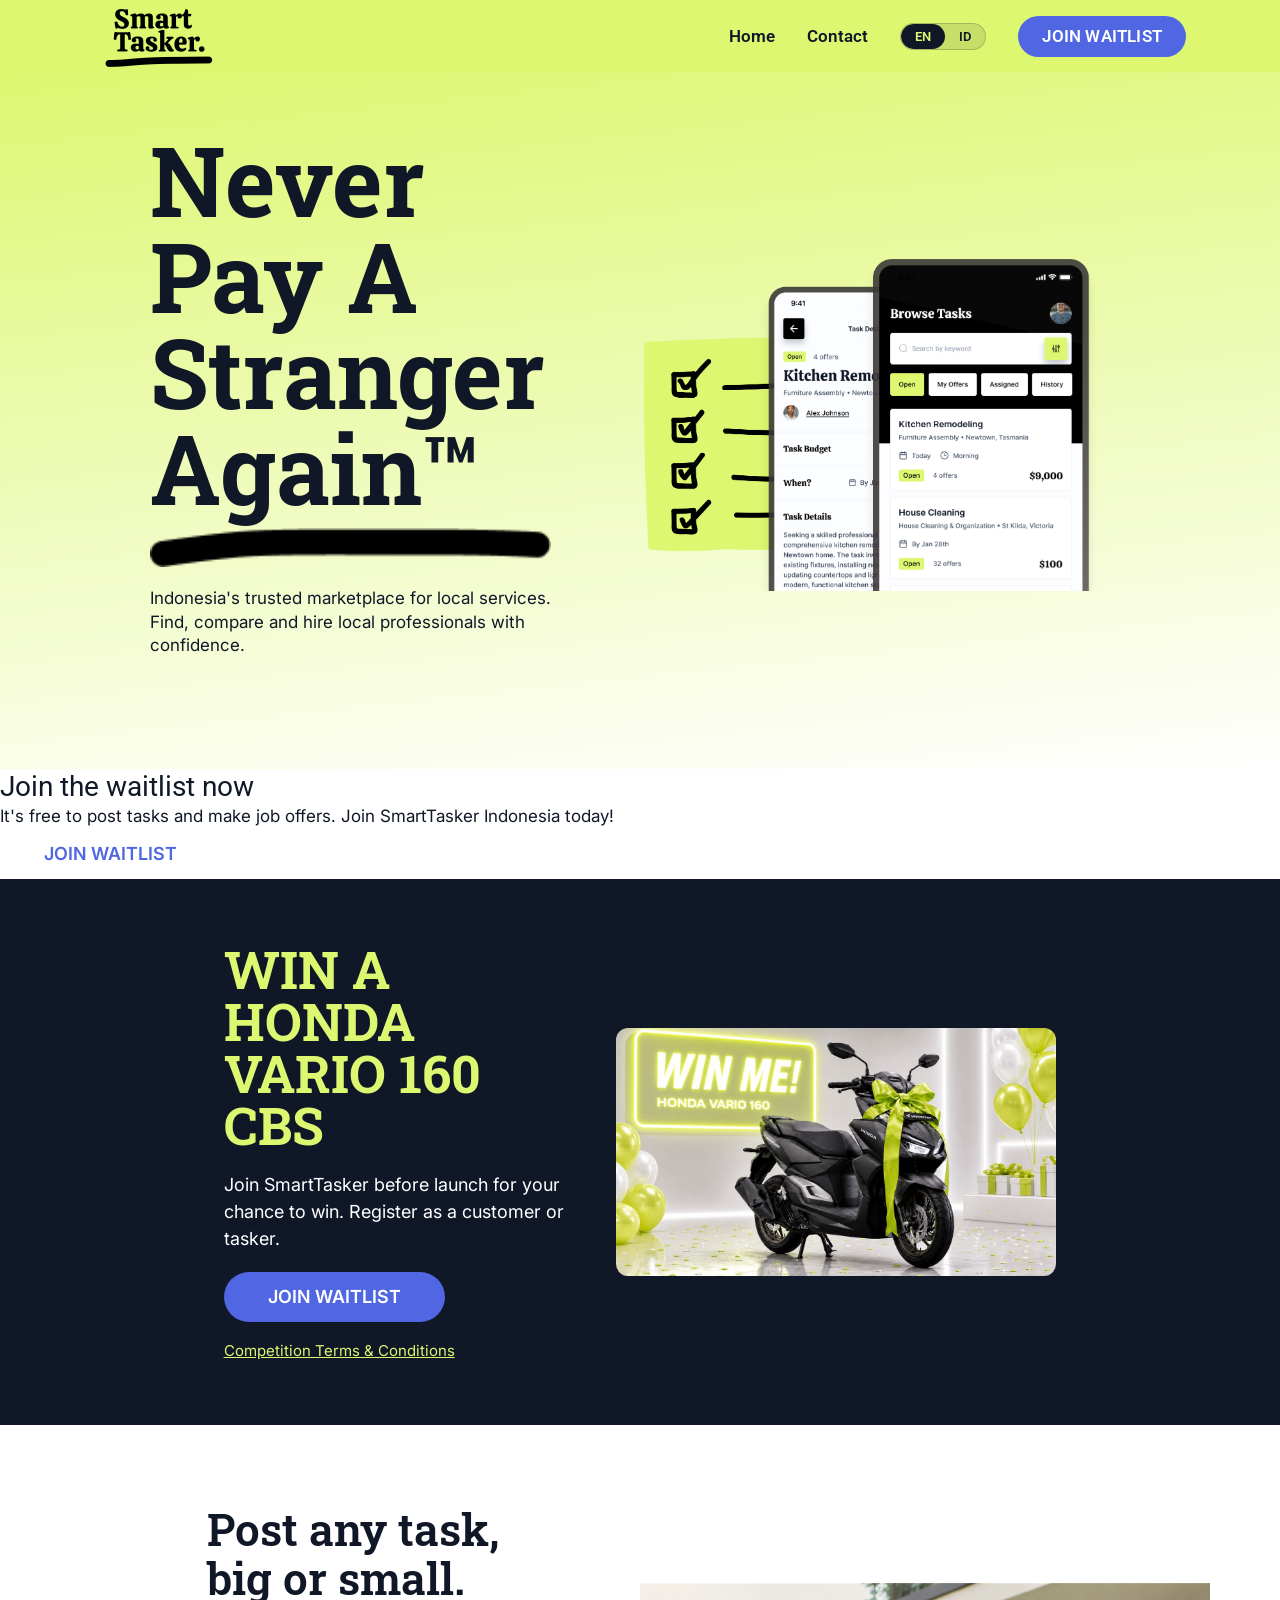
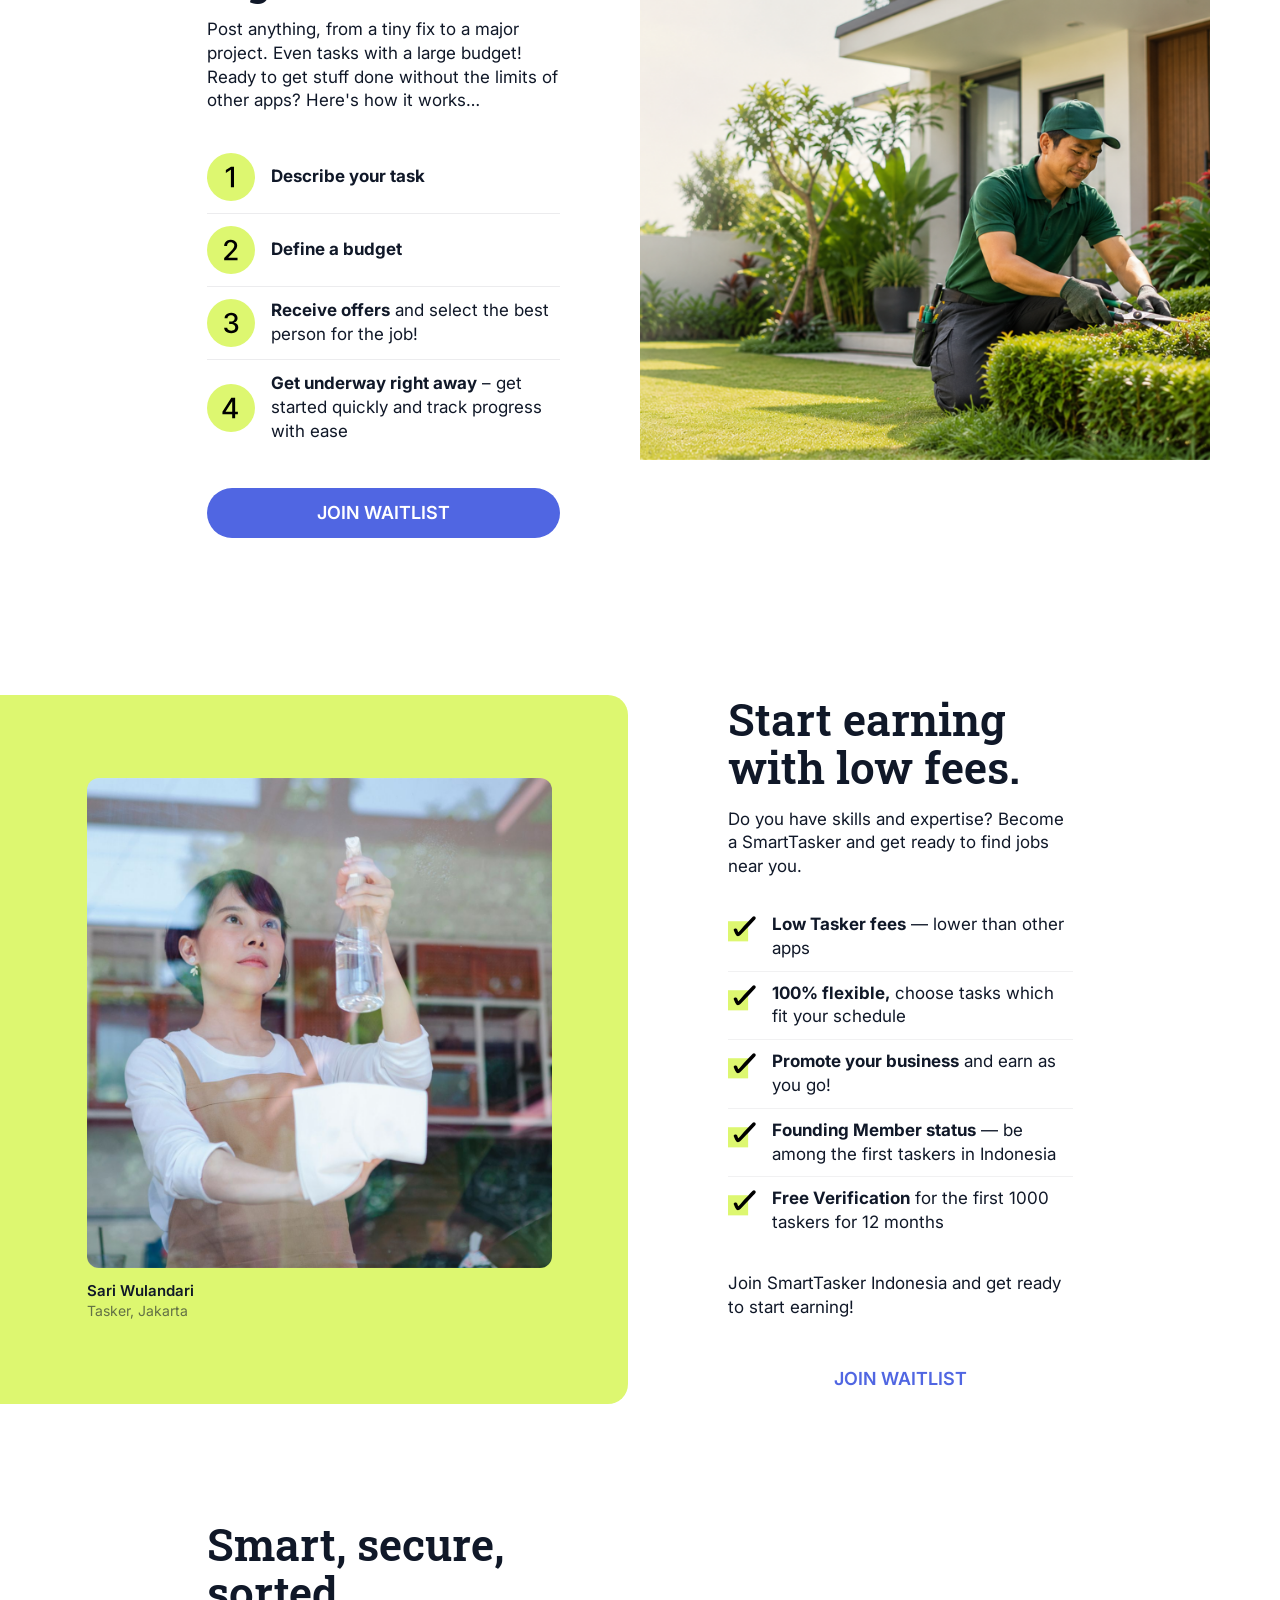
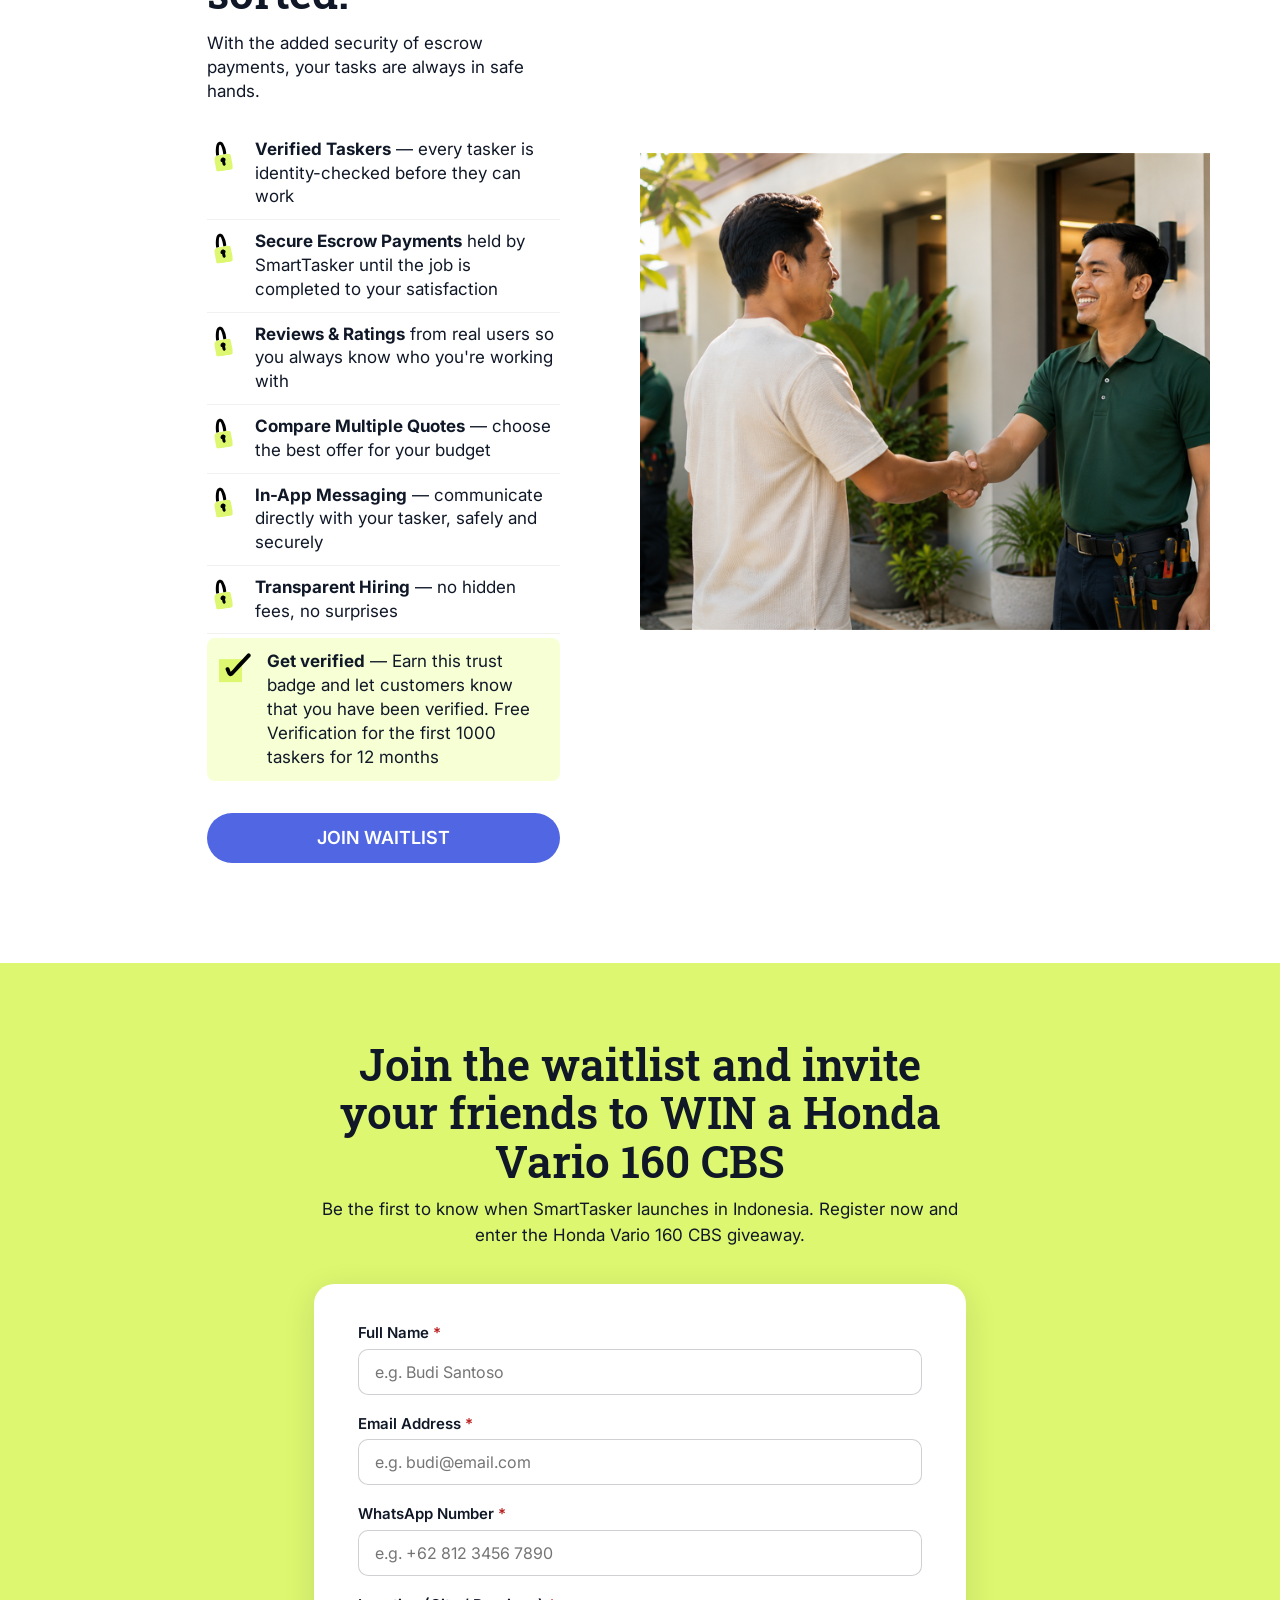
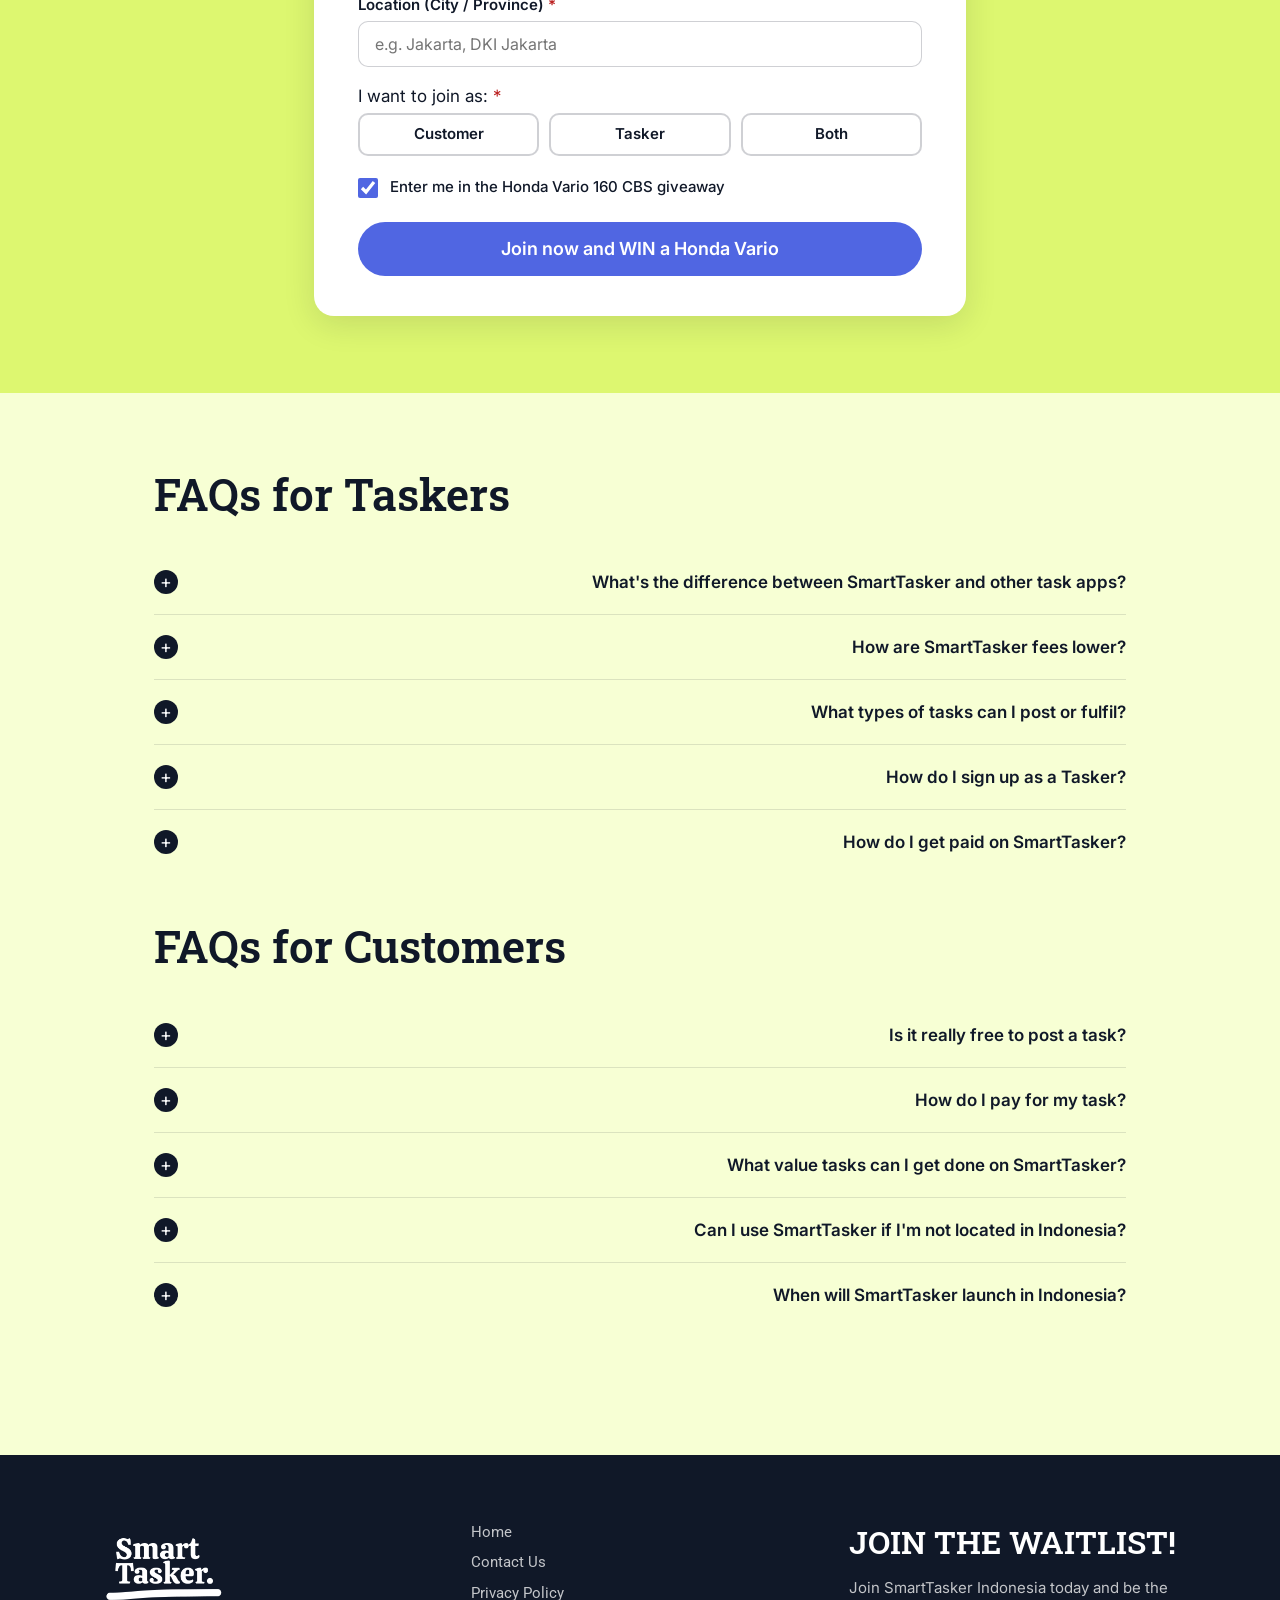
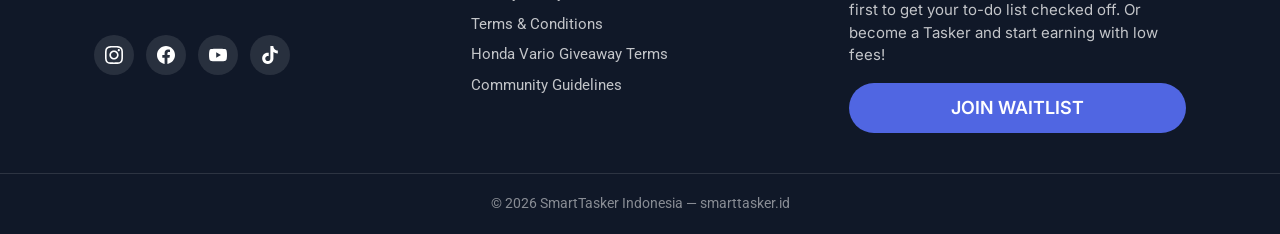
<file: index.html>
<!DOCTYPE html>
<html lang="en">
<head>
  <meta charset="UTF-8">
  <meta name="viewport" content="width=device-width, initial-scale=1.0">

  <!-- ── Page meta ─────────────────────────────────────────── -->
  <title>SmartTasker Indonesia — Marketplace Layanan Lokal Terpercaya | smarttasker.id</title>
  <meta name="description" content="Indonesia's trusted marketplace for local services. Find, compare and hire local professionals with confidence. Join the waitlist now and win a Honda Vario 160 CBS!">
  <link rel="canonical" href="https://smarttasker.id/">

  <!-- Open Graph -->
  <meta property="og:title" content="SmartTasker Indonesia — Never Pay A Stranger Again™">
  <meta property="og:description" content="Indonesia's trusted marketplace for local services. Find, compare and hire local professionals with confidence.">
  <meta property="og:image" content="assets/images/logo-stacked-yellow2.png">
  <meta property="og:url" content="https://smarttasker.id/">
  <meta property="og:type" content="website">
  <meta property="og:site_name" content="SmartTasker Indonesia">

  <!-- Twitter Card -->
  <meta name="twitter:card" content="summary_large_image">
  <meta name="twitter:title" content="SmartTasker Indonesia — Never Pay A Stranger Again™">
  <meta name="twitter:description" content="Indonesia's trusted marketplace for local services.">
  <meta name="twitter:image" content="assets/images/logo-stacked-yellow2.png">

  <!-- Favicon -->
  <link rel="icon" type="image/png" href="assets/images/logo-stacked-yellow2.png">

  <!-- Google Fonts -->
  <link rel="preconnect" href="https://fonts.googleapis.com">
  <link rel="preconnect" href="https://fonts.gstatic.com" crossorigin>
  <link rel="stylesheet" href="https://fonts.googleapis.com/css2?family=Roboto:wght@100;300;400;500;600;700;900&family=Roboto+Slab:wght@100;300;400;500;600;700;900&family=Inter:wght@100;300;400;500;600;700;900&display=swap">

  <!-- Stylesheet -->
  <link rel="stylesheet" href="css/style.css">

  <!-- JSON-LD Structured Data -->
  <script type="application/ld+json">
  {
    "@context": "https://schema.org",
    "@type": "Organization",
    "name": "SmartTasker Indonesia",
    "url": "https://smarttasker.id",
    "logo": "https://smarttasker.id/assets/images/logo.png",
    "contactPoint": {
      "@type": "ContactPoint",
      "email": "supportindonesia@smarttasker.au",
      "contactType": "customer support"
    },
    "sameAs": [
      "https://www.instagram.com/smarttaskerindonesia",
      "https://www.facebook.com/share/18EG9h3VkW/",
      "https://www.youtube.com/channel/UCYdR3G7Tgax2Kw0kMeDpnRA",
      "https://www.tiktok.com/@smarttasker.indone"
    ]
  }
  </script>

  <!-- ═══════════════════════════════════════════════════════
       ANALYTICS PLACEHOLDERS
       Scripts are commented out — replace PLACEHOLDER_IDs
       with real IDs supplied by client before going live.
       ═══════════════════════════════════════════════════════ -->

  <!-- GA4 — replace PLACEHOLDER_GA4_ID with e.g. G-XXXXXXXXXX -->
  <!--
  <script async src="https://www.googletagmanager.com/gtag/js?id=PLACEHOLDER_GA4_ID"></script>
  <script>
    window.dataLayer = window.dataLayer || [];
    function gtag(){dataLayer.push(arguments);}
    gtag('js', new Date());
    gtag('config', 'PLACEHOLDER_GA4_ID');
  </script>
  -->

  <!-- Meta Pixel — replace PLACEHOLDER_META_PIXEL_ID with e.g. 1234567890123456 -->
  <!--
  <script>
    !function(f,b,e,v,n,t,s){if(f.fbq)return;n=f.fbq=function(){n.callMethod?
    n.callMethod.apply(n,arguments):n.queue.push(arguments)};if(!f._fbq)f._fbq=n;
    n.push=n;n.loaded=!0;n.version='2.0';n.queue=[];t=b.createElement(e);t.async=!0;
    t.src=v;s=b.getElementsByTagName(e)[0];s.parentNode.insertBefore(t,s)}
    (window,document,'script','https://connect.facebook.net/en_US/fbevents.js');
    fbq('init', 'PLACEHOLDER_META_PIXEL_ID');
    fbq('track', 'PageView');
  </script>
  <noscript>
    <img height="1" width="1" style="display:none"
      src="https://www.facebook.com/tr?id=PLACEHOLDER_META_PIXEL_ID&ev=PageView&noscript=1">
  </noscript>
  -->

  <!-- TikTok Pixel — replace PLACEHOLDER_TIKTOK_PIXEL_ID with e.g. CXXXXXXXXXXXXXXXXX -->
  <!--
  <script>
    !function (w, d, t) {
      w.TiktokAnalyticsObject=t;var ttq=w[t]=w[t]||[];
      ttq.methods=["page","track","identify","instances","debug","on","off","once","ready","alias","group","enableCookie","disableCookie"];
      ttq.setAndDefer=function(t,e){t[e]=function(){t.push([e].concat(Array.prototype.slice.call(arguments,0)))}};
      for(var i=0;i<ttq.methods.length;i++)ttq.setAndDefer(ttq,ttq.methods[i]);
      ttq.instance=function(t){for(var e=ttq._i[t]||[],n=0;n<ttq.methods.length;n++)ttq.setAndDefer(e,ttq.methods[n]);return e};
      ttq.load=function(e,n){var i="https://analytics.tiktok.com/i18n/pixel/events.js";
      ttq._i=ttq._i||{};ttq._i[e]=[];ttq._i[e]._u=i;ttq._t=ttq._t||{};ttq._t[e]=+new Date;
      ttq._o=ttq._o||{};ttq._o[e]=n||{};var o=document.createElement("script");
      o.type="text/javascript";o.async=!0;o.src=i+"?sdkid="+e+"&lib="+t;
      var a=document.getElementsByTagName("script")[0];a.parentNode.insertBefore(o,a)};
      ttq.load('PLACEHOLDER_TIKTOK_PIXEL_ID');
      ttq.page();
    }(window, document, 'ttq');
  </script>
  -->
</head>

<body>

  <!-- ══════════════════════════════════════════════════════════
       HEADER
       ══════════════════════════════════════════════════════════ -->
  <header class="site-header" role="banner">
    <div class="header-inner">

      <!-- Logo -->
      <a href="/" class="header-logo" aria-label="SmartTasker Indonesia — Home">
        <img src="assets/images/logo.png" alt="SmartTasker Indonesia" width="130" height="90">
      </a>

      <!-- Desktop nav -->
      <nav class="desktop-nav" aria-label="Main navigation">
        <a href="/" data-i18n="nav.home">Home</a>
        <a href="contact.html" data-i18n="nav.contact">Contact</a>

        <!-- Language toggle -->
        <div class="lang-toggle" role="group" aria-label="Language selector">
          <button class="lang-btn active" data-lang="en" aria-label="Switch to English">EN</button>
          <button class="lang-btn" data-lang="id" aria-label="Switch to Bahasa Indonesia">ID</button>
        </div>

        <!-- Header CTA (desktop only) -->
        <a href="#waitlist" class="btn btn-accent header-cta" data-i18n="header.cta" data-cta="header">JOIN WAITLIST</a>
      </nav>

      <!-- Hamburger (mobile only) -->
      <button class="burger-btn" id="burger-btn" aria-expanded="false" aria-controls="mobile-nav" aria-label="Open navigation menu">
        <span></span>
        <span></span>
        <span></span>
      </button>
    </div>

    <!-- Mobile nav drawer -->
    <nav class="mobile-nav" id="mobile-nav" aria-label="Mobile navigation">
      <a href="/" data-i18n="nav.home">Home</a>
      <a href="contact.html" data-i18n="nav.contact">Contact</a>
      <div class="lang-toggle" role="group" aria-label="Language selector">
        <button class="lang-btn active" data-lang="en">EN</button>
        <button class="lang-btn" data-lang="id">ID</button>
      </div>
      <a href="#waitlist" class="btn btn-dark" data-i18n="header.cta" data-cta="mobile-header">JOIN WAITLIST</a>
    </nav>
  </header>


  <!-- ══════════════════════════════════════════════════════════
       SECTION 1 — HERO
       ══════════════════════════════════════════════════════════ -->
  <section class="hero" aria-label="Hero">
    <div class="hero-inner">

      <!-- Left: text -->
      <div class="hero__text">
        <h1 data-i18n="hero.h1">Never Pay A Stranger Again&#8482;</h1>

        <img src="assets/images/line-decoration.png" class="hero__underline" alt="" role="presentation">

        <div class="hero__sub">
          <p data-i18n="hero.subline1">Indonesia's trusted marketplace for local services.</p>
          <p data-i18n="hero.subline2">Find, compare and hire local professionals with confidence.</p>
        </div>

      </div>

      <!-- Right: app screenshot (keep original per spec) -->
      <div class="hero__image">
        <img src="assets/images/hero-image.png" alt="SmartTasker app — find and hire local professionals in Indonesia" width="720">
      </div>

    </div>
  </section>


  <!-- ══════════════════════════════════════════════════════════
       HERO CTA BAND — full-width blue band below hero
       ══════════════════════════════════════════════════════════ -->
  <section class="hero-band" aria-label="Join the waitlist">
    <div class="hero-band__inner">
      <div class="hero-band__text">
        <h3 data-i18n="hero.card.h3">Join the waitlist now</h3>
        <p data-i18n="hero.card.body">It's free to post tasks and make job offers. Join SmartTasker Indonesia today!</p>
      </div>
      <div class="hero-band__cta">
        <a href="#waitlist" class="btn btn-light" data-i18n="hero.cta" data-cta="hero-card">JOIN WAITLIST</a>
      </div>
    </div>
  </section>


  <!-- ══════════════════════════════════════════════════════════
       SECTION 2 — HONDA Vario 160 GIVEAWAY (NEW — directly below hero)
       ══════════════════════════════════════════════════════════ -->
  <section class="giveaway" aria-label="Honda Vario 160 CBS Giveaway">
    <div class="giveaway-inner">

      <div class="giveaway__content">
        <h2 data-i18n="giveaway.headline">WIN A HONDA VARIO 160 CBS</h2>
        <p data-i18n="giveaway.sub">Join SmartTasker before launch for your chance to win. Register as a customer or tasker.</p>

        <div class="giveaway__cta-group">
          <a href="#waitlist" class="btn btn-accent" data-i18n="giveaway.cta" data-cta="giveaway">JOIN WAITLIST</a>
          <a href="giveaway-terms.html" class="giveaway__terms-link" data-i18n="giveaway.terms.link">Competition Terms &amp; Conditions</a>
        </div>
      </div>

      <div class="giveaway__image">
        <img src="assets/images/honda-giveaway.jpg" alt="Win a Honda Vario — SmartTasker Indonesia giveaway" loading="lazy" style="border-radius:12px; width:100%; max-width:440px;">
      </div>

    </div>
  </section>


  <!-- ══════════════════════════════════════════════════════════
       SECTION 3 — POST YOUR TASK
       ══════════════════════════════════════════════════════════ -->
  <section class="post-task" aria-label="Post your task">
    <div class="post-task-inner">

      <!-- Left: text + steps -->
      <div class="post-task__text">
        <h2 data-i18n="post.h2">Post any task, big or small.</h2>
        <p data-i18n="post.body">Post anything, from a tiny fix to a major project. Even tasks with a large budget! Ready to get stuff done without the limits of other apps? Here's how it works&hellip;</p>

        <ul class="steps-list" aria-label="How it works — 4 steps">
          <li class="step-item">
            <img src="assets/images/icon-describe-task.svg" alt="" role="presentation" width="48" height="48">
            <p><strong data-i18n="post.step1">Describe your task</strong></p>
          </li>
          <li class="step-item">
            <img src="assets/images/icon-define-budget.svg" alt="" role="presentation" width="48" height="48">
            <p><strong data-i18n="post.step2">Define a budget</strong></p>
          </li>
          <li class="step-item">
            <img src="assets/images/icon-receive-offers.svg" alt="" role="presentation" width="48" height="48">
            <p><strong data-i18n="post.step3.bold">Receive offers</strong><span data-i18n="post.step3.rest"> and select the best person for the job!</span></p>
          </li>
          <li class="step-item">
            <img src="assets/images/icon-get-underway.svg" alt="" role="presentation" width="48" height="48">
            <p><strong data-i18n="post.step4.bold">Get underway right away</strong><span data-i18n="post.step4.rest"> &ndash; get started quickly and track progress with ease</span></p>
          </li>
        </ul>

        <a href="#waitlist" class="btn btn-accent" data-i18n="post.cta" data-cta="post-task">JOIN WAITLIST</a>
      </div>

      <!-- Right: client-supplied Indonesian gardener image -->
      <div class="post-task__image" role="img" aria-label="Post a task on SmartTasker Indonesia">
        <img src="assets/images/post-in-seconds.png" alt="Post a task in seconds on SmartTasker Indonesia" loading="lazy">
      </div>

    </div>
  </section>


  <!-- ══════════════════════════════════════════════════════════
       SECTION 4 — START EARNING WITH LOW FEES
       (title changed from "lower" to "low" per change-requests.md #8)
       ══════════════════════════════════════════════════════════ -->
  <section class="earn" aria-label="Start earning with low fees">
    <div class="earn-inner">

      <!-- Left: yellow-green panel + tasker photo
           NOTE: Replace tasker-image.png with Indonesian woman photo.
           Name changed to "Sari Wulandari" per change-requests.md #6.
           See IMAGE-SWAP-LIST.md. -->
      <div class="earn__image-panel">
        <img src="assets/images/tasker-image.png"
             alt="Sari Wulandari — SmartTasker Tasker, Jakarta"
             loading="lazy">
        <!-- Photo caption — mirrors the original site's tasker credit -->
        <div class="tasker-attribution">
          <div class="tasker-attribution__text">
            <strong data-i18n="earn.tasker.name">Sari Wulandari</strong>
            <span data-i18n="earn.tasker.role">Tasker, Jakarta</span>
          </div>
        </div>
      </div>

      <!-- Right: text + benefits -->
      <div class="earn__text">
        <h2 data-i18n="earn.h2">Start earning with low fees.</h2>
        <p class="earn__body" data-i18n="earn.body">Do you have skills and expertise? Become a SmartTasker and get ready to find jobs near you.</p>

        <ul class="benefit-list" aria-label="Tasker benefits">
          <li class="benefit-item">
            <img src="assets/images/tick-icon.svg" alt="" role="presentation" width="28" height="28">
            <p><strong data-i18n="earn.bullet1.bold">Low Tasker fees</strong><span data-i18n="earn.bullet1.rest"> &mdash; lower than other apps</span></p>
          </li>
          <!-- "No subscriptions" bullet REMOVED per change-requests.md #8 -->
          <li class="benefit-item">
            <img src="assets/images/tick-icon.svg" alt="" role="presentation" width="28" height="28">
            <p><strong data-i18n="earn.bullet2.bold">100% flexible,</strong><span data-i18n="earn.bullet2.rest"> choose tasks which fit your schedule</span></p>
          </li>
          <li class="benefit-item">
            <img src="assets/images/tick-icon.svg" alt="" role="presentation" width="28" height="28">
            <p><strong data-i18n="earn.bullet3.bold">Promote your business</strong><span data-i18n="earn.bullet3.rest"> and earn as you go!</span></p>
          </li>
          <!-- Founding Member — NEW per change-requests.md -->
          <li class="benefit-item">
            <img src="assets/images/tick-icon.svg" alt="" role="presentation" width="28" height="28">
            <p><strong data-i18n="earn.bullet4.bold">Founding Member status</strong><span data-i18n="earn.bullet4.rest"> &mdash; be among the first taskers in Indonesia</span></p>
          </li>
          <!-- Free verification — NEW per change-requests.md -->
          <li class="benefit-item">
            <img src="assets/images/tick-icon.svg" alt="" role="presentation" width="28" height="28">
            <p><strong data-i18n="earn.bullet5.bold">Free Verification</strong><span data-i18n="earn.bullet5.rest"> for the first 1000 taskers for 12 months</span></p>
          </li>
        </ul>

        <p class="earn__closing" data-i18n="earn.closing">Join SmartTasker Indonesia and get ready to start earning!</p>

        <a href="#waitlist" class="btn btn-dark" data-i18n="earn.cta" data-cta="earn">JOIN WAITLIST</a>
      </div>

    </div>
  </section>


  <!-- ══════════════════════════════════════════════════════════
       SECTION 5 — SMART, SECURE, SORTED
       "Staged milestone payments" DELETED per change-requests.md #7.
       Launch features only; "Get verified" added per change-requests.md #9.
       7-item list is an approved deviation from the 3-item spec reference.
       ══════════════════════════════════════════════════════════ -->
  <section class="secure" aria-label="Smart, secure, sorted">
    <div class="secure-inner">

      <!-- Left: text + features -->
      <div class="secure__text">
        <h2 data-i18n="secure.h2">Smart, secure, sorted.</h2>
        <!-- Original "milestone payments" body text REPLACED — milestone payments DELETED -->
        <p class="secure__body" data-i18n="secure.body">With the added security of escrow payments, your tasks are always in safe hands.</p>

        <ul class="feature-list" aria-label="Security and platform features">
          <!-- Launch features only — no Milestone Payments, no Customer Verification -->
          <li class="feature-item">
            <img src="assets/images/lock-icon.svg" alt="" role="presentation" width="32" height="32">
            <p><strong data-i18n="secure.f1.bold">Verified Taskers</strong><span data-i18n="secure.f1.rest"> &mdash; every tasker is identity-checked before they can work</span></p>
          </li>
          <li class="feature-item">
            <img src="assets/images/lock-icon.svg" alt="" role="presentation" width="32" height="32">
            <p><strong data-i18n="secure.f2.bold">Secure Escrow Payments</strong><span data-i18n="secure.f2.rest"> held by SmartTasker until the job is completed to your satisfaction</span></p>
          </li>
          <li class="feature-item">
            <img src="assets/images/lock-icon.svg" alt="" role="presentation" width="32" height="32">
            <p><strong data-i18n="secure.f3.bold">Reviews &amp; Ratings</strong><span data-i18n="secure.f3.rest"> from real users so you always know who you're working with</span></p>
          </li>
          <li class="feature-item">
            <img src="assets/images/lock-icon.svg" alt="" role="presentation" width="32" height="32">
            <p><strong data-i18n="secure.f4.bold">Compare Multiple Quotes</strong><span data-i18n="secure.f4.rest"> &mdash; choose the best offer for your budget</span></p>
          </li>
          <li class="feature-item">
            <img src="assets/images/lock-icon.svg" alt="" role="presentation" width="32" height="32">
            <p><strong data-i18n="secure.f5.bold">In-App Messaging</strong><span data-i18n="secure.f5.rest"> &mdash; communicate directly with your tasker, safely and securely</span></p>
          </li>
          <li class="feature-item">
            <img src="assets/images/lock-icon.svg" alt="" role="presentation" width="32" height="32">
            <p><strong data-i18n="secure.f6.bold">Transparent Hiring</strong><span data-i18n="secure.f6.rest"> &mdash; no hidden fees, no surprises</span></p>
          </li>
          <!-- NEW: "Get verified" trust badge — per change-requests.md #9 -->
          <li class="feature-item feature-item--highlight">
            <img src="assets/images/tick-icon.svg" alt="" role="presentation" width="32" height="32">
            <p><strong data-i18n="secure.f7.bold">Get verified</strong><span data-i18n="secure.f7.rest"> &mdash; Earn this trust badge and let customers know that you have been verified. Free Verification for the first 1000 taskers for 12 months</span></p>
          </li>
        </ul>

        <a href="#waitlist" class="btn btn-accent" data-i18n="secure.cta" data-cta="secure">JOIN WAITLIST</a>
      </div>

      <!-- Right: indonesian-gardener.png (lawn-trimmer) per client; NOTE: currently same image as Promote section.
           Handshake + hedge-gardener versions backed up in originals/ -->
      <div class="secure__image" role="img" aria-label="Smart, secure, sorted — SmartTasker app">
        <img src="assets/images/secure-image.png" alt="Smart secure sorted — SmartTasker Indonesia" loading="lazy">
      </div>

    </div>
  </section>


  <!-- ══════════════════════════════════════════════════════════
       SECTION 6 — WAITLIST REGISTRATION (NEW — above FAQ)
       Dynamic form: Customer / Tasker / Both
       Captures: customer regs, tasker regs, Honda Vario entries
       Brevo integration stub in js/main.js — see submitToBrevo()
       ══════════════════════════════════════════════════════════ -->
  <section class="waitlist-section" id="waitlist" aria-labelledby="waitlist-heading">
    <div class="waitlist-inner">
      <h2 id="waitlist-heading" data-i18n="waitlist.h2">Join the waitlist and invite your friends to WIN a Honda Vario 160 CBS</h2>
      <p class="waitlist-sub" data-i18n="waitlist.sub">Be the first to know when SmartTasker launches in Indonesia. Register now and enter the Honda Vario 160 CBS giveaway.</p>

      <div class="waitlist-card">

        <!-- Success message (hidden until form submission) -->
        <div class="form-success hidden" id="form-success" role="alert" aria-live="polite">
          <span data-i18n="waitlist.success">You're on the list! We'll be in touch when SmartTasker launches in Indonesia.</span>
        </div>

        <!-- Validation error (hidden until needed) -->
        <div class="form-error hidden" id="form-error" role="alert" aria-live="assertive"></div>

        <form id="waitlist-form" novalidate aria-label="Waitlist registration">

          <!-- Hidden: language preference (auto-filled from toggle state) -->
          <input type="hidden" name="language" id="field-language" value="en">

          <!-- Honeypot: invisible to humans, bots auto-fill it; non-empty value = spam -->
          <div style="position:absolute; left:-9999px; top:-9999px;" aria-hidden="true">
            <label for="field-website">Website</label>
            <input type="text" id="field-website" name="website" tabindex="-1" autocomplete="off">
          </div>

          <!-- Full name -->
          <div class="form-group">
            <label for="field-name"><span data-i18n="waitlist.field.name">Full Name</span> <span aria-hidden="true" style="color:#b91c1c">*</span></label>
            <input type="text" id="field-name" name="name" autocomplete="name" required placeholder="e.g. Budi Santoso">
          </div>

          <!-- Email -->
          <div class="form-group">
            <label for="field-email"><span data-i18n="waitlist.field.email">Email Address</span> <span aria-hidden="true" style="color:#b91c1c">*</span></label>
            <input type="email" id="field-email" name="email" autocomplete="email" required placeholder="e.g. budi@email.com">
          </div>

          <!-- Phone / WhatsApp -->
          <div class="form-group">
            <label for="field-phone"><span data-i18n="waitlist.field.phone">WhatsApp Number</span> <span aria-hidden="true" style="color:#b91c1c">*</span></label>
            <input type="tel" id="field-phone" name="phone" autocomplete="tel" required placeholder="e.g. +62 812 3456 7890">
          </div>

          <!-- Location -->
          <div class="form-group">
            <label for="field-location"><span data-i18n="waitlist.field.location">Location (City / Province)</span> <span aria-hidden="true" style="color:#b91c1c">*</span></label>
            <input type="text" id="field-location" name="location" autocomplete="address-level2" required placeholder="e.g. Jakarta, DKI Jakarta">
          </div>

          <!-- Role segmented control -->
          <div class="form-group">
            <fieldset style="border:none;padding:0;margin:0;">
              <legend><span data-i18n="waitlist.field.role">I want to join as:</span> <span aria-hidden="true" style="color:#b91c1c">*</span></legend>
              <div class="role-group" style="margin-top:8px;">
                <div class="role-option">
                  <input type="radio" id="role-customer" name="role" value="customer" required>
                  <label for="role-customer" data-i18n="waitlist.role.customer">Customer</label>
                </div>
                <div class="role-option">
                  <input type="radio" id="role-tasker" name="role" value="tasker">
                  <label for="role-tasker" data-i18n="waitlist.role.tasker">Tasker</label>
                </div>
                <div class="role-option">
                  <input type="radio" id="role-both" name="role" value="both">
                  <label for="role-both" data-i18n="waitlist.role.both">Both</label>
                </div>
              </div>
            </fieldset>
          </div>

          <!-- Trade category (dynamically revealed when Tasker or Both is selected) -->
          <div class="form-group hidden" id="category-group">
            <label for="field-category" data-i18n="waitlist.field.category">Trade Category</label>
            <select id="field-category" name="category">
              <option value="">-- Select category --</option>
              <option value="cleaning" data-i18n="waitlist.cat.cleaning">Cleaning</option>
              <option value="electrical" data-i18n="waitlist.cat.electrical">Electrical</option>
              <option value="handyman" data-i18n="waitlist.cat.handyman">Handyman</option>
              <option value="gardening" data-i18n="waitlist.cat.gardening">Gardening</option>
              <option value="plumbing" data-i18n="waitlist.cat.plumbing">Plumbing</option>
              <option value="painting" data-i18n="waitlist.cat.painting">Painting</option>
              <option value="moving" data-i18n="waitlist.cat.moving">Moving</option>
              <option value="other" data-i18n="waitlist.cat.other">Other</option>
            </select>
          </div>

          <!-- Honda Vario giveaway opt-in (checked by default) -->
          <div class="checkbox-group">
            <input type="checkbox" id="giveaway-check" name="giveaway" checked>
            <label for="giveaway-check" data-i18n="waitlist.giveaway.check">Enter me in the Honda Vario 160 CBS giveaway</label>
          </div>

          <button type="submit" class="btn btn-accent form-submit" data-i18n="waitlist.submit" data-cta="waitlist-form">Join now and WIN a Honda Vario</button>

        </form>
      </div>
    </div>
  </section>


  <!-- ══════════════════════════════════════════════════════════
       SECTION 8 — FAQ
       Two sub-sections: FAQs for Taskers (q1–q5) + FAQs for Customers (q6–q10)
       Answers adapted for Indonesia (AUD -> Rupiah, Australia -> Indonesia)
       NOTE: All FAQ answers are pending client's final updated copy
       ══════════════════════════════════════════════════════════ -->
  <section class="faq" aria-labelledby="faq-taskers-heading">

    <!-- FAQs for Taskers -->
    <h2 id="faq-taskers-heading" data-i18n="faq.taskers.h2">FAQs for Taskers</h2>

    <ul class="faq-list" role="list">

      <li class="faq-item" role="listitem">
        <button class="faq-question" aria-expanded="false">
          <span class="faq-icon" aria-hidden="true">+</span>
          <span data-i18n="faq.q1">What's the difference between SmartTasker and other task apps?</span>
        </button>
        <div class="faq-answer">
          <div class="faq-answer-inner">
            <p data-i18n-html="faq.a1">SmartTasker is unlike other task apps &mdash; we've decided to do things differently, so you have more choice, lower fees and can post bigger tasks. Unlike other task apps that have high fees, we have designed things differently to ensure both our Customer and Tasker fees are always lower, making it cheaper to get tasks done, and allowing Taskers to keep more of what they earn. We also allow you to post jobs of any size.</p>
          </div>
        </div>
      </li>

      <li class="faq-item" role="listitem">
        <button class="faq-question" aria-expanded="false">
          <span class="faq-icon" aria-hidden="true">+</span>
          <span data-i18n="faq.q2">How are SmartTasker fees lower?</span>
        </button>
        <div class="faq-answer">
          <div class="faq-answer-inner">
            <p data-i18n-html="faq.a2">All task booking fees and Tasker service fees are lower than other task apps in Indonesia. We are completely transparent about our fees and don't hide them in the fine print like other platforms do.</p>
          </div>
        </div>
      </li>

      <li class="faq-item" role="listitem">
        <button class="faq-question" aria-expanded="false">
          <span class="faq-icon" aria-hidden="true">+</span>
          <span data-i18n="faq.q3">What types of tasks can I post or fulfil?</span>
        </button>
        <div class="faq-answer">
          <div class="faq-answer-inner">
            <p data-i18n-html="faq.a3">If you have skills to share you can become a Tasker in just about any category. SmartTasker's main task categories include: Cleaning, Gardening, Landscaping, Handyperson, Building &amp; Home Repair, Painting, Delivery, Electrical, Plumbing, Removalists, Furniture Assembly, Pet Care, Health &amp; Fitness, Tutoring &amp; Education, Event Planning, Business &amp; Accounting, Graphic Design, Web &amp; App Development, IT &amp; Tech Support, Marketing &amp; Advertising, Legal Services.</p>
          </div>
        </div>
      </li>

      <li class="faq-item" role="listitem">
        <button class="faq-question" aria-expanded="false">
          <span class="faq-icon" aria-hidden="true">+</span>
          <span data-i18n="faq.q4">How do I sign up as a Tasker?</span>
        </button>
        <div class="faq-answer">
          <div class="faq-answer-inner">
            <p data-i18n-html="faq.a4">SmartTasker is getting ready to launch in Indonesia! Join our waitlist now to get notified when we launch and be in to win a Honda Vario 160 CBS!</p>
          </div>
        </div>
      </li>

      <li class="faq-item" role="listitem">
        <button class="faq-question" aria-expanded="false">
          <span class="faq-icon" aria-hidden="true">+</span>
          <span data-i18n="faq.q5">How do I get paid on SmartTasker?</span>
        </button>
        <div class="faq-answer">
          <div class="faq-answer-inner">
            <p data-i18n-html="faq.a5">SmartTasker makes it easy to get paid. Customers have to pay up-front before a task can start. We hold those funds securely in Escrow and when you have completed the task you simply request the customer to release the payment. It's then deposited into your bank account less any fees. If the customer doesn't release the payment after 14 days, we automatically release the payout into your bank account.</p>
          </div>
        </div>
      </li>

    </ul>

    <!-- Spacer between the two FAQ sub-sections -->
    <div class="faq-spacer" aria-hidden="true"></div>

    <!-- FAQs for Customers -->
    <h2 id="faq-customers-heading" data-i18n="faq.customers.h2">FAQs for Customers</h2>

    <ul class="faq-list" role="list">

      <li class="faq-item" role="listitem">
        <button class="faq-question" aria-expanded="false">
          <span class="faq-icon" aria-hidden="true">+</span>
          <span data-i18n="faq.q6">Is it really free to post a task?</span>
        </button>
        <div class="faq-answer">
          <div class="faq-answer-inner">
            <p data-i18n-html="faq.a6">Yes! It's totally free to post any task on SmartTasker. As a poster you only pay for the task cost once you have selected your Tasker and opted to commence task fulfilment. No hidden fees.</p>
          </div>
        </div>
      </li>

      <li class="faq-item" role="listitem">
        <button class="faq-question" aria-expanded="false">
          <span class="faq-icon" aria-hidden="true">+</span>
          <span data-i18n="faq.q7">How do I pay for my task?</span>
        </button>
        <div class="faq-answer">
          <div class="faq-answer-inner">
            <p data-i18n-html="faq.a7">Payments are secure and easy with SmartTasker. Once you have selected your tasker and their offer, you will be prompted to pay for your task. Your payment will be held in escrow until you are satisfied with task completion. You then release payment to your Tasker. You can cancel or update your task at any time.</p>
          </div>
        </div>
      </li>

      <li class="faq-item" role="listitem">
        <button class="faq-question" aria-expanded="false">
          <span class="faq-icon" aria-hidden="true">+</span>
          <span data-i18n="faq.q8">What value tasks can I get done on SmartTasker?</span>
        </button>
        <div class="faq-answer">
          <div class="faq-answer-inner">
            <p data-i18n-html="faq.a8">Unlike other task apps, SmartTasker doesn't cap the size of your jobs. SmartTasker gives you complete freedom to get all tasks completed, from large renovations to smaller assembly jobs, and everything in between.</p>
          </div>
        </div>
      </li>

      <li class="faq-item" role="listitem">
        <button class="faq-question" aria-expanded="false">
          <span class="faq-icon" aria-hidden="true">+</span>
          <span data-i18n="faq.q9">Can I use SmartTasker if I'm not located in Indonesia?</span>
        </button>
        <div class="faq-answer">
          <div class="faq-answer-inner">
            <p data-i18n-html="faq.a9">SmartTasker Indonesia is currently only available for customers and Taskers based in Indonesia.</p>
          </div>
        </div>
      </li>

      <li class="faq-item" role="listitem">
        <button class="faq-question" aria-expanded="false">
          <span class="faq-icon" aria-hidden="true">+</span>
          <span data-i18n="faq.q10">When will SmartTasker launch in Indonesia?</span>
        </button>
        <div class="faq-answer">
          <div class="faq-answer-inner">
            <p data-i18n-html="faq.a10">We are getting ready to launch soon! Join our waitlist to be the first to know about our launch date and to enter the Honda Vario 160 CBS giveaway.</p>
          </div>
        </div>
      </li>

    </ul>
  </section>


  <!-- ══════════════════════════════════════════════════════════
       FOOTER
       ══════════════════════════════════════════════════════════ -->
  <footer class="site-footer" role="contentinfo">
    <div class="footer-inner">

      <!-- Column 1: Logo + social icons -->
      <div class="footer-col footer-col--brand">
        <a href="/" class="footer-logo" aria-label="SmartTasker Indonesia — Home">
          <img src="assets/images/logo.png" alt="SmartTasker Indonesia" width="140" loading="lazy">
        </a>

        <nav class="social-icons" aria-label="SmartTasker social media">

          <!-- Instagram -->
          <a href="https://www.instagram.com/smarttaskerindonesia" class="social-icon" target="_blank" rel="noopener noreferrer" aria-label="SmartTasker on Instagram">
            <svg viewBox="0 0 24 24" xmlns="http://www.w3.org/2000/svg" aria-hidden="true" focusable="false">
              <path d="M12 2.163c3.204 0 3.584.012 4.85.07 3.252.148 4.771 1.691 4.919 4.919.058 1.265.069 1.645.069 4.849 0 3.205-.012 3.584-.069 4.849-.149 3.225-1.664 4.771-4.919 4.919-1.266.058-1.644.07-4.85.07-3.204 0-3.584-.012-4.849-.07-3.26-.149-4.771-1.699-4.919-4.92-.058-1.265-.07-1.644-.07-4.849 0-3.204.013-3.583.07-4.849.149-3.227 1.664-4.771 4.919-4.919 1.266-.057 1.645-.069 4.849-.069zm0-2.163c-3.259 0-3.667.014-4.947.072-4.358.2-6.78 2.618-6.98 6.98-.059 1.281-.073 1.689-.073 4.948 0 3.259.014 3.668.072 4.948.2 4.358 2.618 6.78 6.98 6.98 1.281.058 1.689.072 4.948.072 3.259 0 3.668-.014 4.948-.072 4.354-.2 6.782-2.618 6.979-6.98.059-1.28.073-1.689.073-4.948 0-3.259-.014-3.667-.072-4.947-.196-4.354-2.617-6.78-6.979-6.98-1.281-.059-1.69-.073-4.949-.073zm0 5.838c-3.403 0-6.162 2.759-6.162 6.162s2.759 6.163 6.162 6.163 6.162-2.759 6.162-6.163c0-3.403-2.759-6.162-6.162-6.162zm0 10.162c-2.209 0-4-1.79-4-4 0-2.209 1.791-4 4-4s4 1.791 4 4c0 2.21-1.791 4-4 4zm6.406-11.845c-.796 0-1.441.645-1.441 1.44s.645 1.44 1.441 1.44c.795 0 1.439-.645 1.439-1.44s-.644-1.44-1.439-1.44z"/>
            </svg>
          </a>

          <!-- Facebook -->
          <a href="https://www.facebook.com/share/18EG9h3VkW/" class="social-icon" target="_blank" rel="noopener noreferrer" aria-label="SmartTasker on Facebook">
            <svg viewBox="0 0 24 24" xmlns="http://www.w3.org/2000/svg" aria-hidden="true" focusable="false">
              <path d="M24 12.073c0-6.627-5.373-12-12-12s-12 5.373-12 12c0 5.99 4.388 10.954 10.125 11.854v-8.385H7.078v-3.47h3.047V9.43c0-3.007 1.792-4.669 4.533-4.669 1.312 0 2.686.235 2.686.235v2.953H15.83c-1.491 0-1.956.925-1.956 1.874v2.25h3.328l-.532 3.47h-2.796v8.385C19.612 23.027 24 18.062 24 12.073z"/>
            </svg>
          </a>

          <!-- YouTube -->
          <a href="https://www.youtube.com/channel/UCYdR3G7Tgax2Kw0kMeDpnRA" class="social-icon" target="_blank" rel="noopener noreferrer" aria-label="SmartTasker on YouTube">
            <svg viewBox="0 0 24 24" xmlns="http://www.w3.org/2000/svg" aria-hidden="true" focusable="false">
              <path d="M23.495 6.205a3.007 3.007 0 0 0-2.088-2.088c-1.87-.501-9.396-.501-9.396-.501s-7.507-.01-9.396.501A3.007 3.007 0 0 0 .527 6.205a31.247 31.247 0 0 0-.522 5.805 31.247 31.247 0 0 0 .522 5.783 3.007 3.007 0 0 0 2.088 2.088c1.868.502 9.396.502 9.396.502s7.506 0 9.396-.502a3.007 3.007 0 0 0 2.088-2.088 31.247 31.247 0 0 0 .5-5.783 31.247 31.247 0 0 0-.5-5.805zM9.609 15.601V8.408l6.264 3.602z"/>
            </svg>
          </a>

          <!-- TikTok -->
          <a href="https://www.tiktok.com/@smarttasker.indone" class="social-icon" target="_blank" rel="noopener noreferrer" aria-label="SmartTasker on TikTok">
            <svg viewBox="0 0 24 24" xmlns="http://www.w3.org/2000/svg" aria-hidden="true" focusable="false">
              <path d="M12.525.02c1.31-.02 2.61-.01 3.91-.02.08 1.53.63 3.09 1.75 4.17 1.12 1.11 2.7 1.62 4.24 1.79v4.03c-1.44-.05-2.89-.35-4.2-.97-.57-.26-1.1-.59-1.62-.93-.01 2.92.01 5.84-.02 8.75-.08 1.4-.54 2.79-1.35 3.94-1.31 1.92-3.58 3.17-5.91 3.21-1.43.08-2.86-.31-4.08-1.03-2.02-1.19-3.44-3.37-3.65-5.71-.02-.5-.03-1-.01-1.49.18-1.9 1.12-3.72 2.58-4.96 1.66-1.44 3.98-2.13 6.15-1.72.02 1.48-.04 2.96-.04 4.44-.99-.32-2.15-.23-3.02.37-.63.41-1.11 1.04-1.36 1.75-.21.51-.15 1.07-.14 1.61.24 1.64 1.82 3.02 3.5 2.87 1.12-.01 2.19-.66 2.77-1.61.19-.33.4-.67.41-1.06.1-1.79.06-3.57.07-5.36.01-4.03-.01-8.05.02-12.07z"/>
            </svg>
          </a>

        </nav>
      </div>

      <!-- Column 2: Navigation links -->
      <nav class="footer-col footer-col--nav" aria-label="Footer navigation">
        <a href="/" data-i18n="footer.nav.home">Home</a>
        <a href="contact.html" data-i18n="footer.nav.contact">Contact Us</a>
        <a href="privacy.html" data-i18n="footer.nav.privacy">Privacy Policy</a>
        <a href="terms.html" data-i18n="footer.nav.terms">Terms &amp; Conditions</a>
        <a href="giveaway-terms.html" data-i18n="footer.nav.giveaway">Honda Vario Giveaway Terms</a>
        <a href="community-guidelines.html" data-i18n="footer.nav.community">Community Guidelines</a>
      </nav>

      <!-- Column 3: Waitlist CTA (replaces original "Download Now" per change-requests.md) -->
      <div class="footer-col footer-col--cta">
        <h2 data-i18n="footer.cta.h2">JOIN THE WAITLIST!</h2>
        <p data-i18n="footer.cta.body">Join SmartTasker Indonesia today and be the first to get your to-do list checked off. Or become a Tasker and start earning with low fees!</p>
        <a href="#waitlist" class="btn btn-accent" data-i18n="footer.cta.btn" data-cta="footer">JOIN WAITLIST</a>
      </div>

    </div>

    <!-- Copyright strip -->
    <div class="footer-copyright">
      <p data-i18n="footer.copyright">&copy; 2026 SmartTasker Indonesia &mdash; smarttasker.id</p>
    </div>
  </footer>


  <!-- ── Scripts ─────────────────────────────────────────────── -->
  <script src="js/i18n.js"></script>
  <script src="js/brevo-config.js"></script>
  <script src="js/main.js"></script>

  <!-- Inline: wire language hidden field to live lang state -->
  <script>
    (function () {
      var langField = document.getElementById('field-language');
      if (!langField) return;
      langField.value = localStorage.getItem('st_lang') || 'en';
      document.querySelectorAll('.lang-btn').forEach(function (btn) {
        btn.addEventListener('click', function () {
          langField.value = btn.dataset.lang;
        });
      });
    }());
  </script>

</body>
</html>
</file>
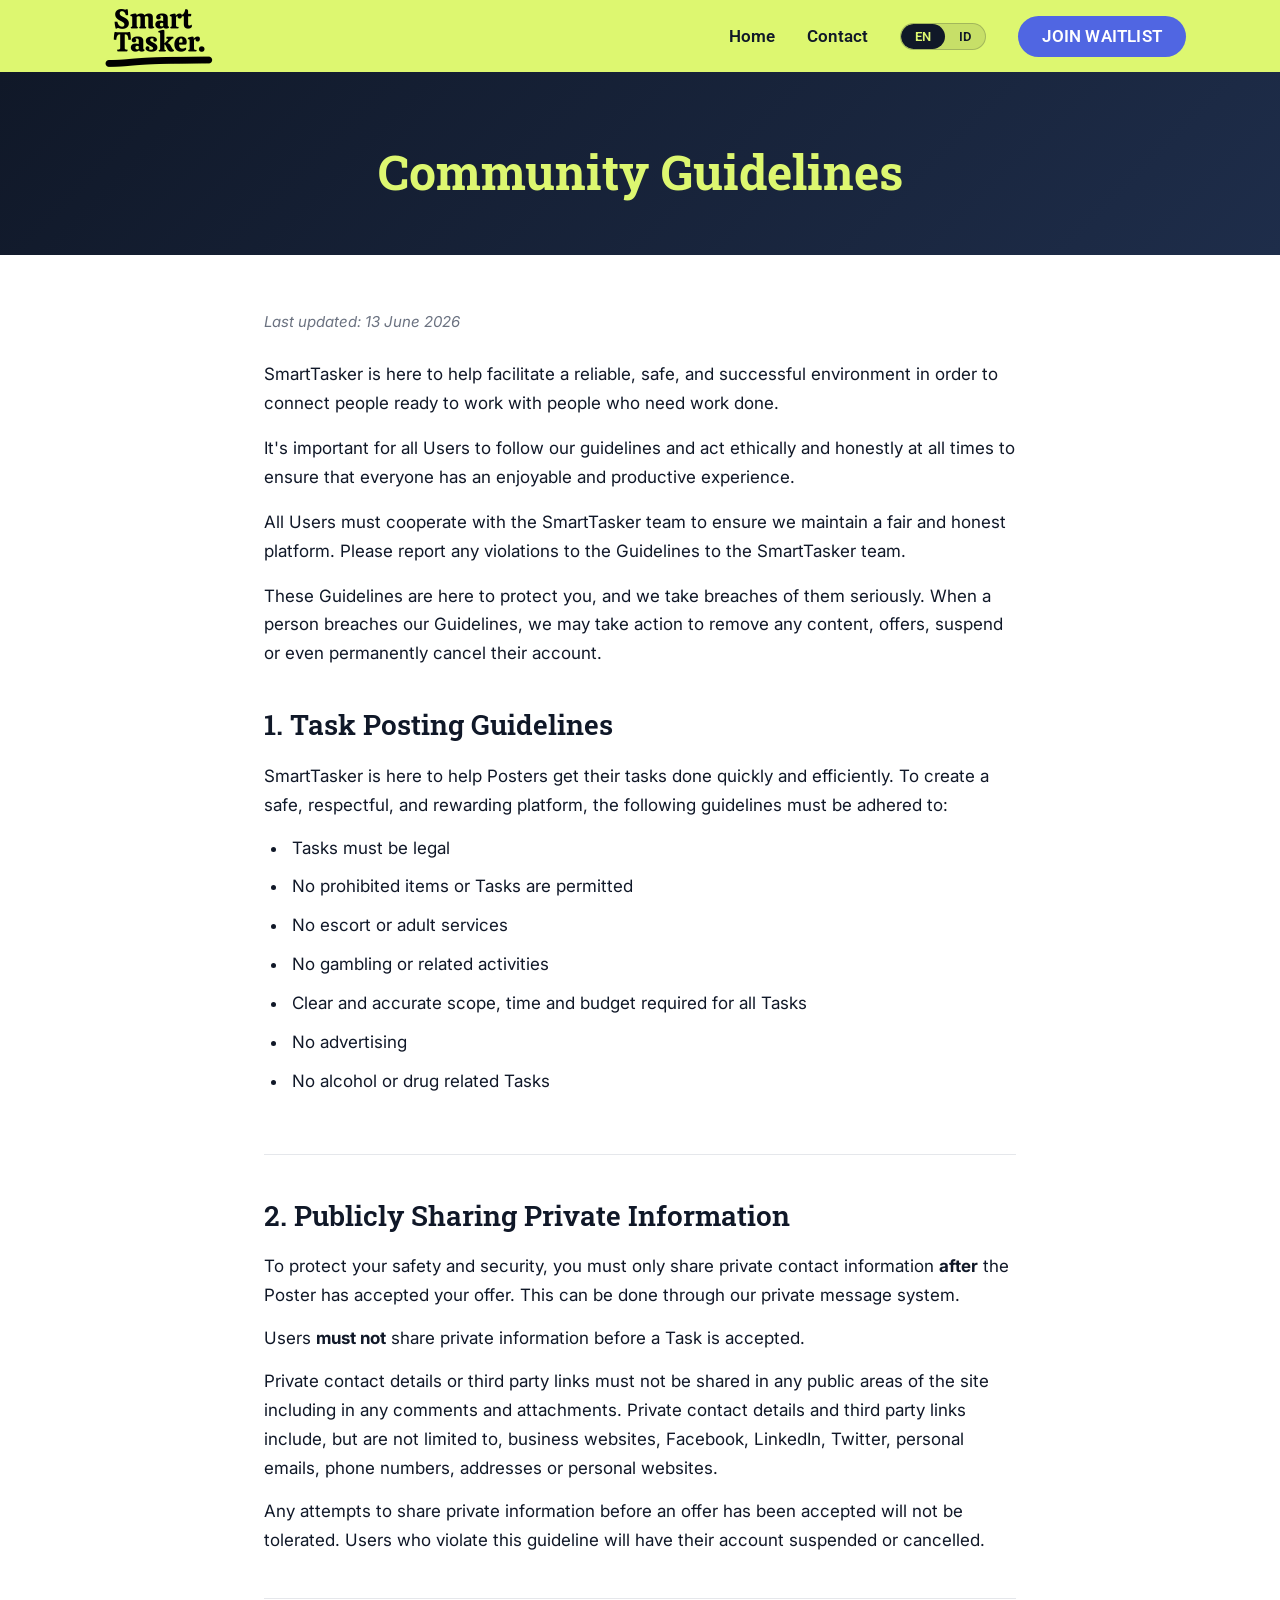
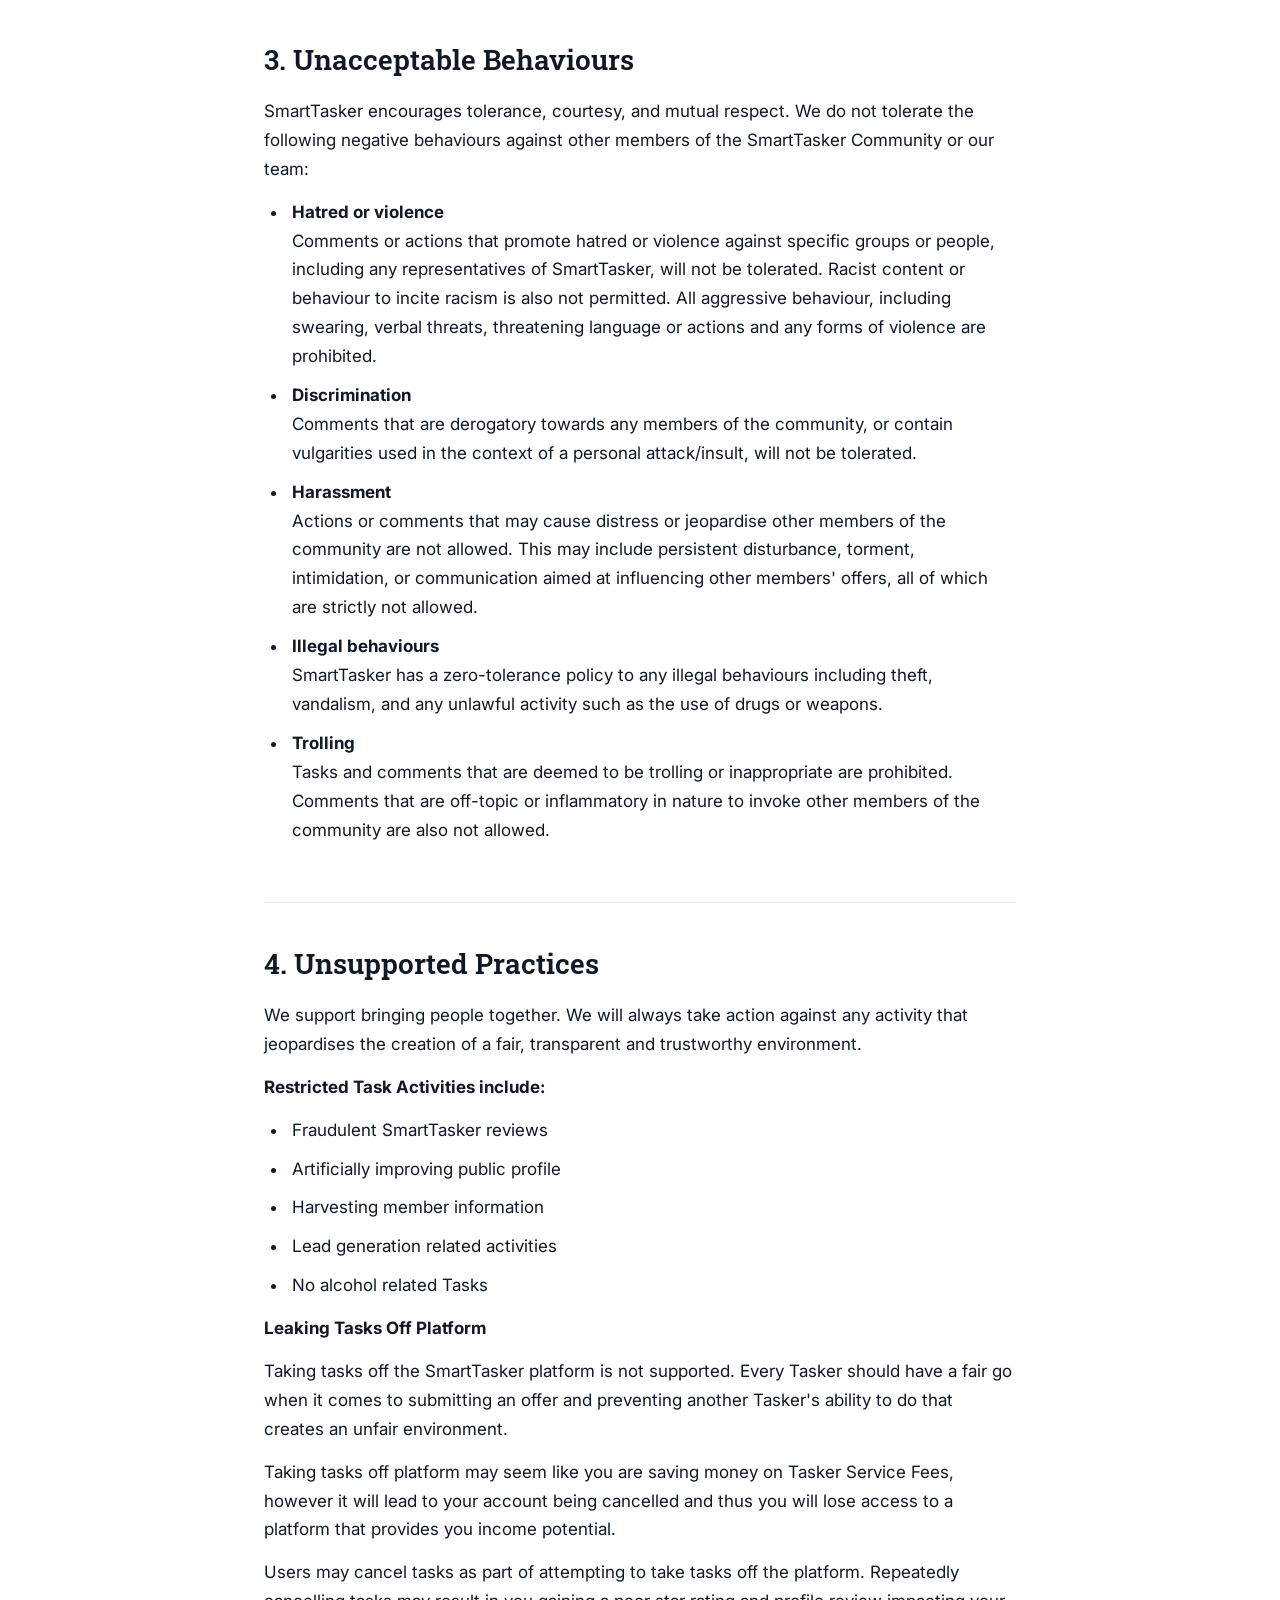
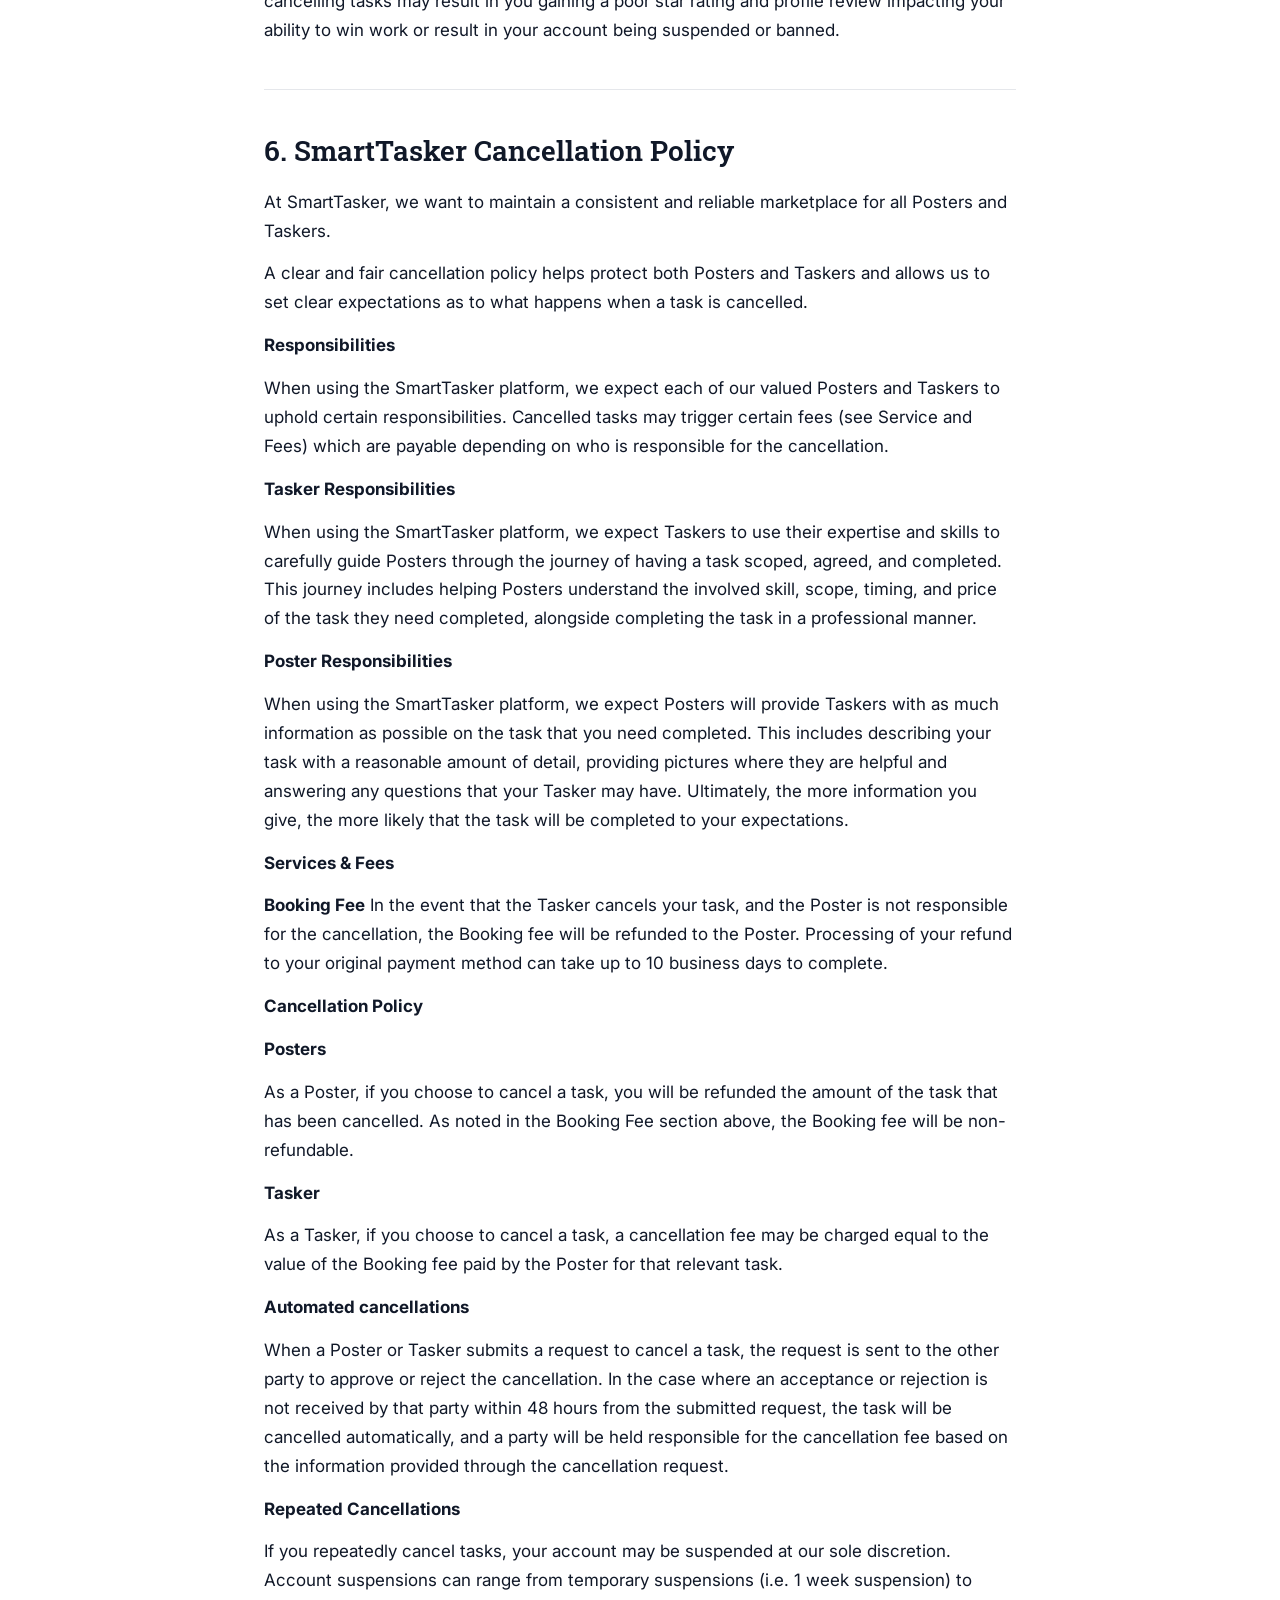
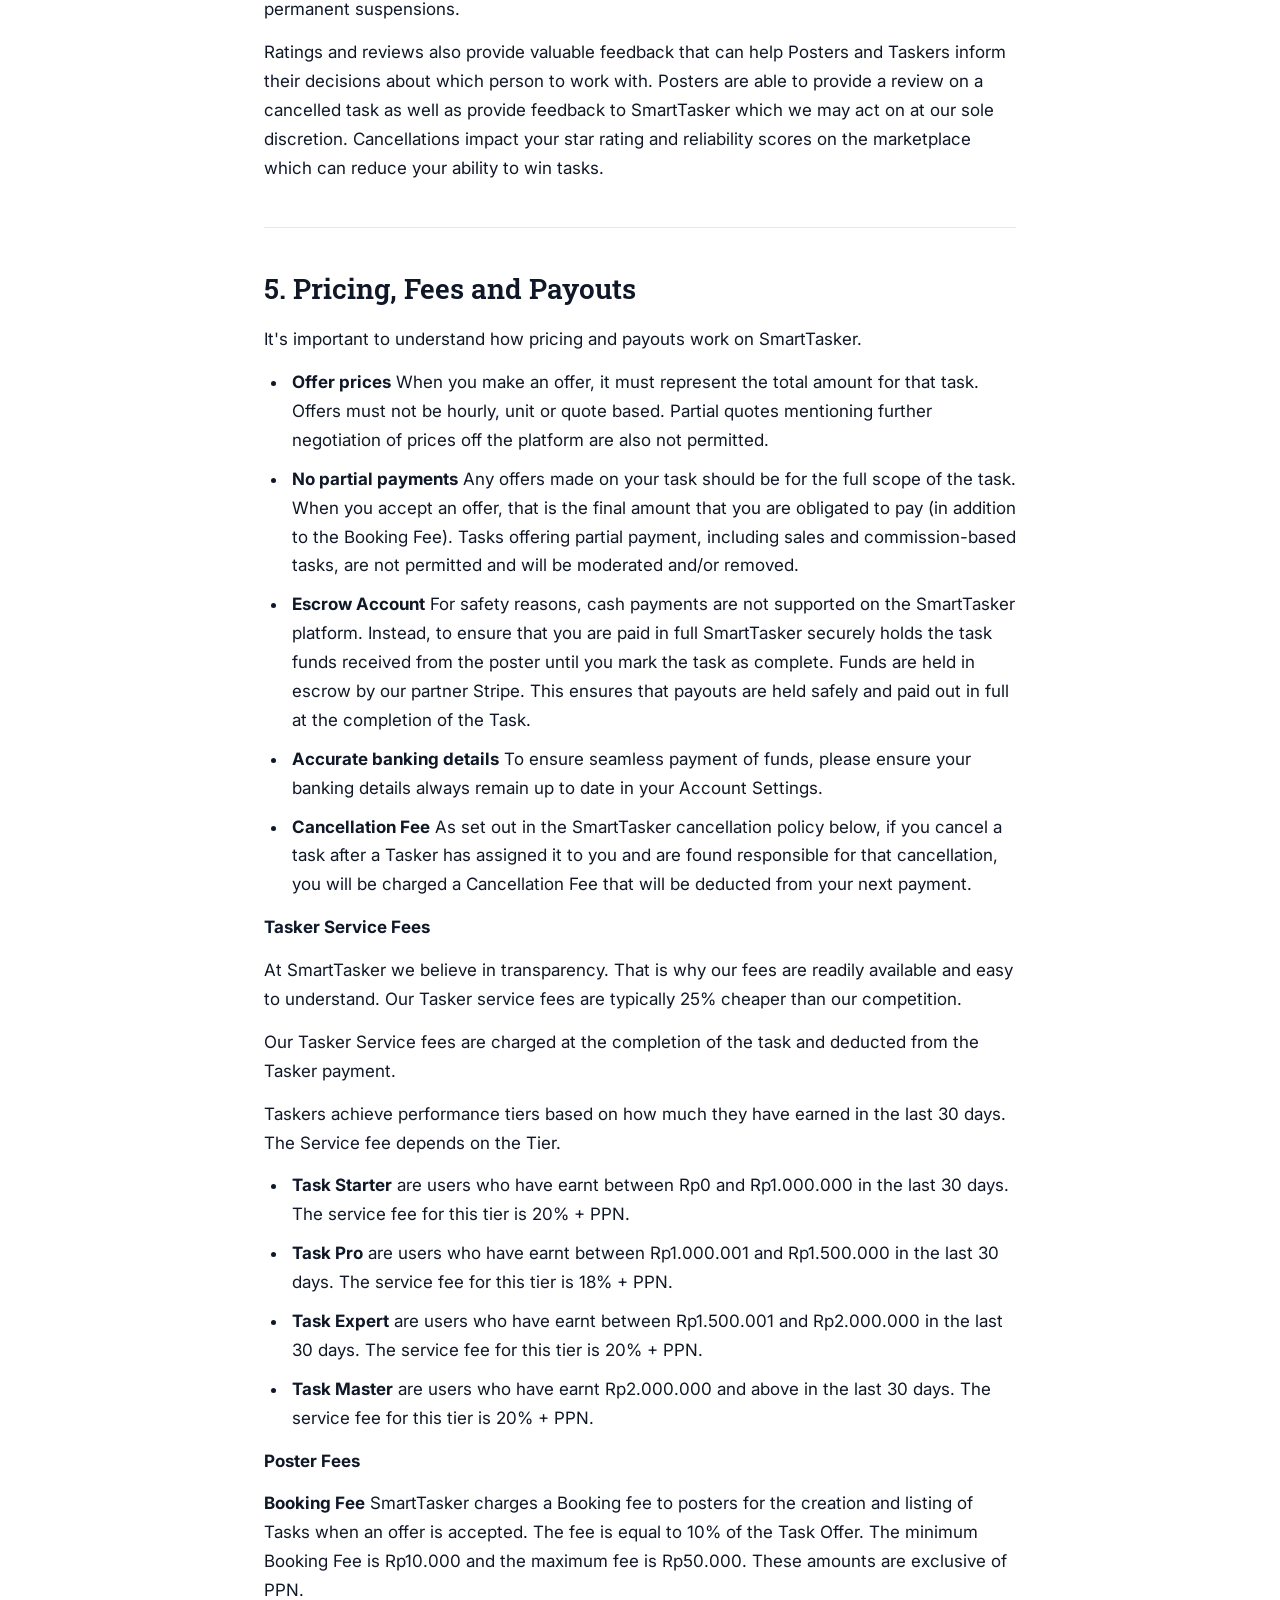
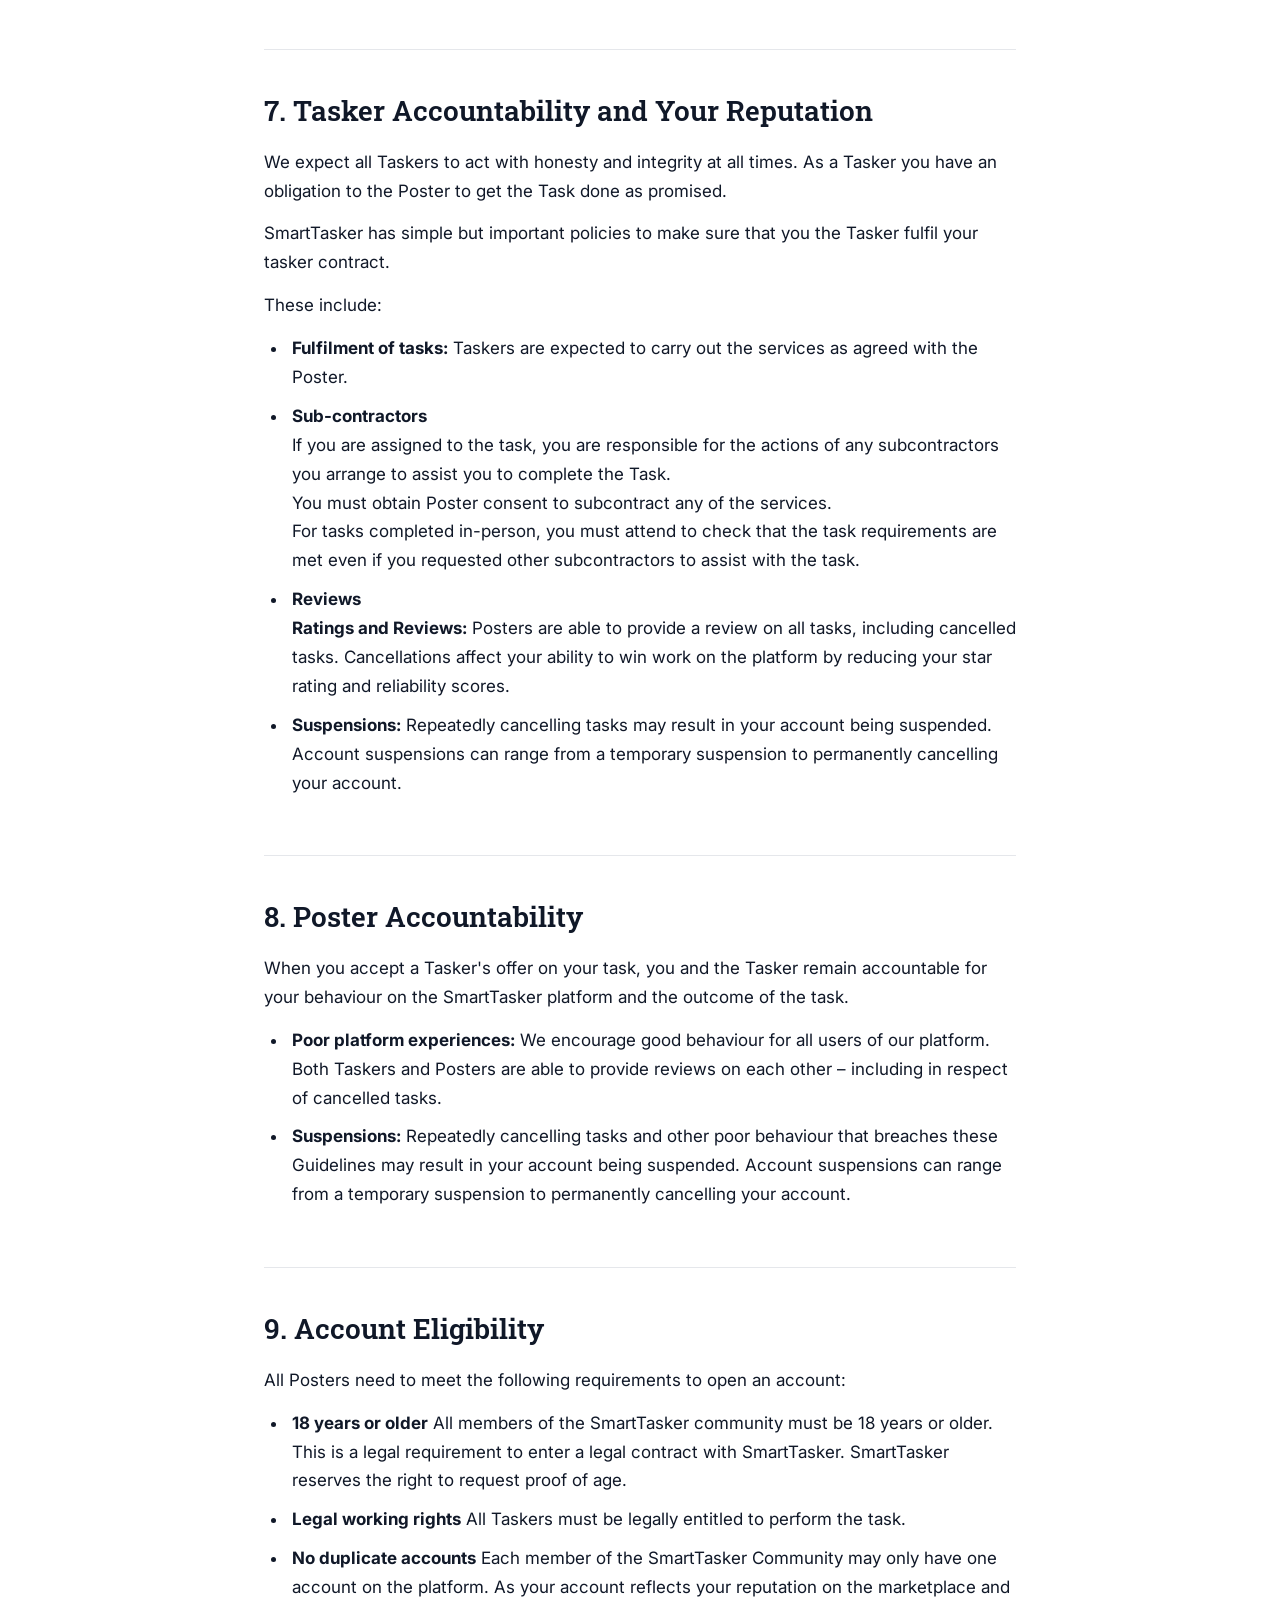
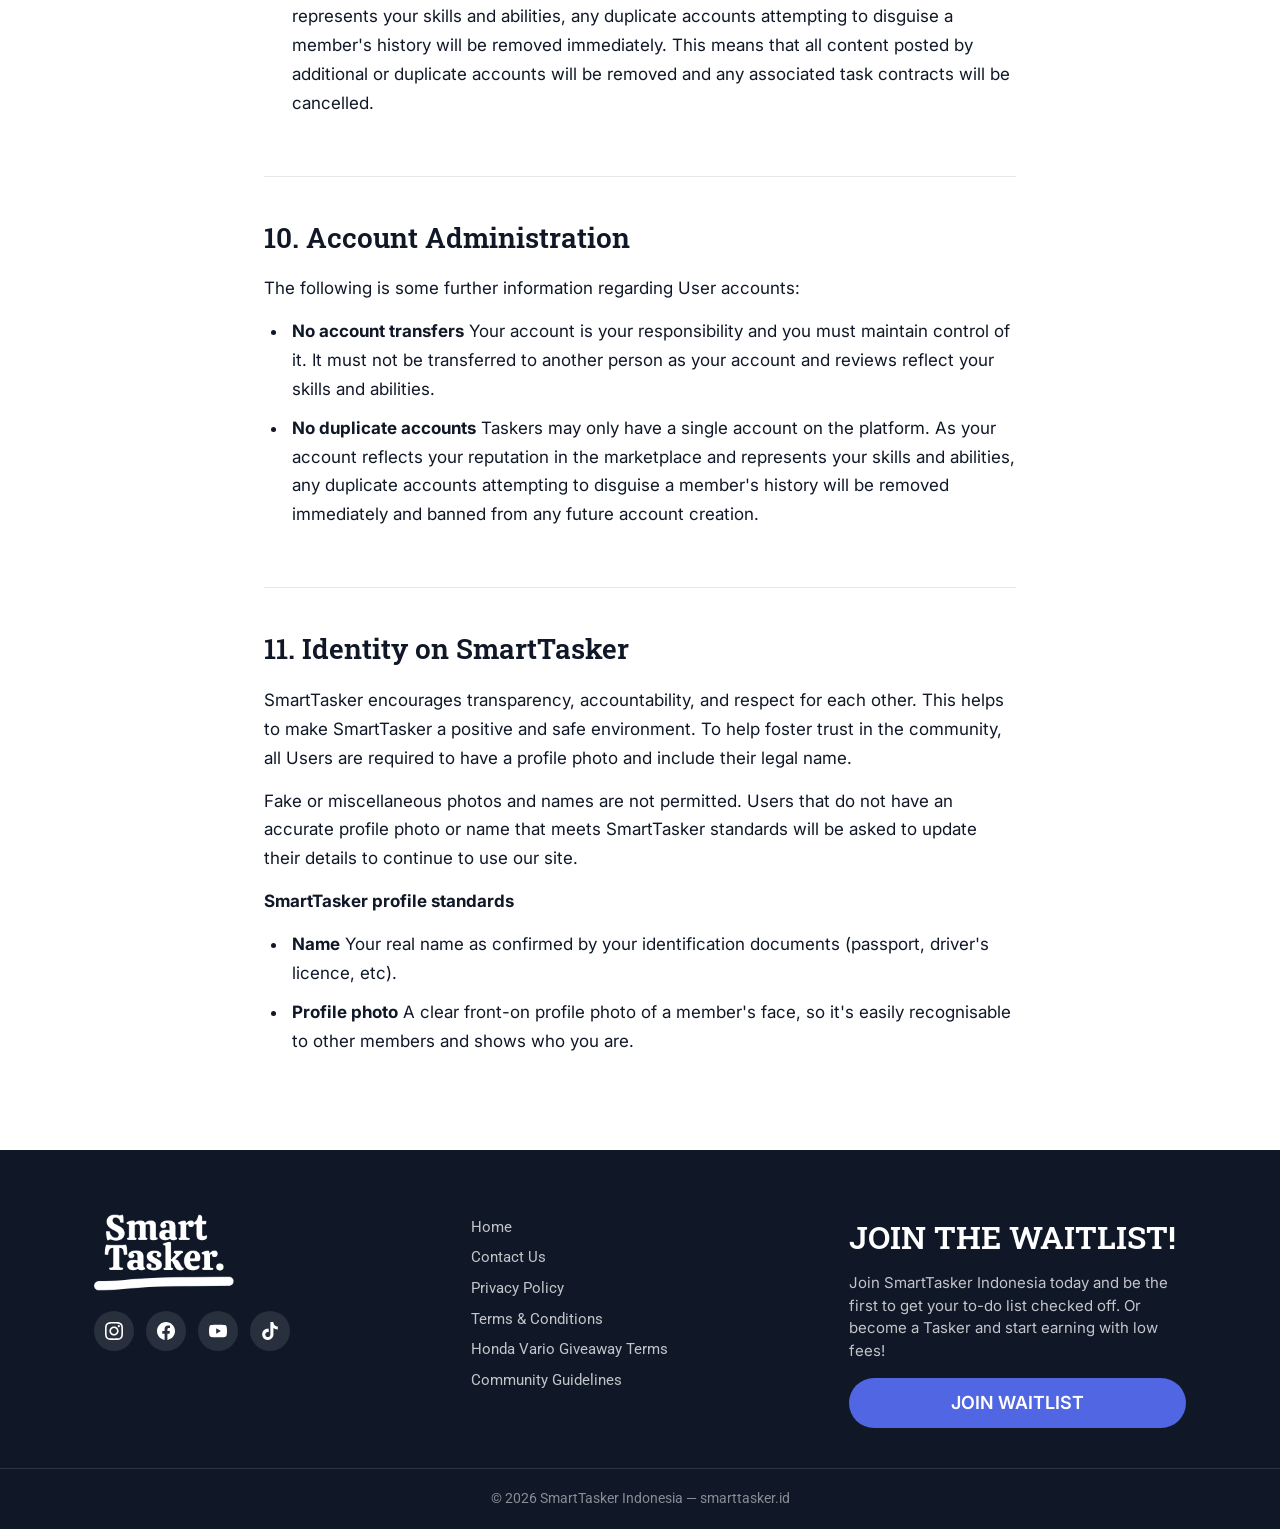
<file: community-guidelines.html>
<!DOCTYPE html>
<html lang="en">
<head>
  <meta charset="UTF-8">
  <meta name="viewport" content="width=device-width, initial-scale=1.0">

  <!-- ── Page meta ─────────────────────────────────────────── -->
  <title>Community Guidelines — SmartTasker Indonesia | smarttasker.id</title>
  <meta name="description" content="SmartTasker Indonesia Community Guidelines. Rules and standards for Posters and Taskers on smarttasker.id.">
  <link rel="canonical" href="https://smarttasker.id/community-guidelines.html">

  <!-- Open Graph -->
  <meta property="og:title" content="Community Guidelines — SmartTasker Indonesia">
  <meta property="og:description" content="SmartTasker Indonesia Community Guidelines. Rules and standards for all users of the smarttasker.id platform.">
  <meta property="og:image" content="assets/images/logo-stacked-yellow2.png">
  <meta property="og:url" content="https://smarttasker.id/community-guidelines.html">
  <meta property="og:type" content="website">
  <meta property="og:site_name" content="SmartTasker Indonesia">

  <!-- Favicon -->
  <link rel="icon" type="image/png" href="assets/images/logo-stacked-yellow2.png">

  <!-- Google Fonts -->
  <link rel="preconnect" href="https://fonts.googleapis.com">
  <link rel="preconnect" href="https://fonts.gstatic.com" crossorigin>
  <link rel="stylesheet" href="https://fonts.googleapis.com/css2?family=Roboto:wght@100;300;400;500;600;700;900&family=Roboto+Slab:wght@100;300;400;500;600;700;900&family=Inter:wght@100;300;400;500;600;700;900&display=swap">

  <!-- Stylesheet -->
  <link rel="stylesheet" href="css/style.css">
</head>

<body>

  <!-- ══════════════════════════════════════════════════════════
       HEADER — copied exactly from index.html; links adjusted
       for subpage context per spec.
       ══════════════════════════════════════════════════════════ -->
  <header class="site-header" role="banner">
    <div class="header-inner">

      <!-- Logo -->
      <a href="index.html" class="header-logo" aria-label="SmartTasker Indonesia — Home">
        <img src="assets/images/logo.png" alt="SmartTasker Indonesia" width="130" height="90">
      </a>

      <!-- Desktop nav -->
      <nav class="desktop-nav" aria-label="Main navigation">
        <a href="index.html" data-i18n="nav.home">Home</a>
        <a href="contact.html" data-i18n="nav.contact">Contact</a>

        <!-- Language toggle -->
        <div class="lang-toggle" role="group" aria-label="Language selector">
          <button class="lang-btn active" data-lang="en" aria-label="Switch to English">EN</button>
          <button class="lang-btn" data-lang="id" aria-label="Switch to Bahasa Indonesia">ID</button>
        </div>

        <!-- Header CTA (desktop only) -->
        <a href="index.html#waitlist" class="btn btn-accent header-cta" data-i18n="header.cta" data-cta="header">JOIN WAITLIST</a>
      </nav>

      <!-- Hamburger (mobile only) -->
      <button class="burger-btn" id="burger-btn" aria-expanded="false" aria-controls="mobile-nav" aria-label="Open navigation menu">
        <span></span>
        <span></span>
        <span></span>
      </button>
    </div>

    <!-- Mobile nav drawer -->
    <nav class="mobile-nav" id="mobile-nav" aria-label="Mobile navigation">
      <a href="index.html" data-i18n="nav.home">Home</a>
      <a href="contact.html" data-i18n="nav.contact">Contact</a>
      <div class="lang-toggle" role="group" aria-label="Language selector">
        <button class="lang-btn active" data-lang="en">EN</button>
        <button class="lang-btn" data-lang="id">ID</button>
      </div>
      <a href="index.html#waitlist" class="btn btn-accent" data-i18n="header.cta" data-cta="mobile-header">JOIN WAITLIST</a>
    </nav>
  </header>


  <!-- ══════════════════════════════════════════════════════════
       PAGE HERO — legal subpage band (not the full landing hero)
       ══════════════════════════════════════════════════════════ -->
  <section class="page-hero" aria-label="Page title">
    <div class="page-hero__inner">
      <h1 data-i18n="community.hero.title">Community Guidelines</h1>
    </div>
  </section>


  <!-- ══════════════════════════════════════════════════════════
       MAIN CONTENT
       ══════════════════════════════════════════════════════════ -->
  <main class="legal-content" id="main-content">

    <!-- Last updated -->
    <p class="legal-effective" data-i18n="community.updated">Last updated: 13 June 2026</p>

    <!-- Intro -->
    <div class="legal-intro" data-i18n-html="community.intro">
      <p>SmartTasker is here to help facilitate a reliable, safe, and successful environment in order to connect people ready to work with people who need work done.</p>
      <p>It's important for all Users to follow our guidelines and act ethically and honestly at all times to ensure that everyone has an enjoyable and productive experience.</p>
      <p>All Users must cooperate with the SmartTasker team to ensure we maintain a fair and honest platform. Please report any violations to the Guidelines to the SmartTasker team.</p>
      <p>These Guidelines are here to protect you, and we take breaches of them seriously. When a person breaches our Guidelines, we may take action to remove any content, offers, suspend or even permanently cancel their account.</p>
    </div>


    <!-- ── Section 1: Task Posting Guidelines ───────────────── -->
    <section class="legal-section" aria-labelledby="s1-heading">
      <h2 id="s1-heading" data-i18n="community.s1.heading">1. Task Posting Guidelines</h2>
      <div data-i18n-html="community.s1.body">
        <p>SmartTasker is here to help Posters get their tasks done quickly and efficiently. To create a safe, respectful, and rewarding platform, the following guidelines must be adhered to:</p>
        <ul>
          <li>Tasks must be legal</li>
          <li>No prohibited items or Tasks are permitted</li>
          <li>No escort or adult services</li>
          <li>No gambling or related activities</li>
          <li>Clear and accurate scope, time and budget required for all Tasks</li>
          <li>No advertising</li>
          <li>No alcohol or drug related Tasks</li>
        </ul>
      </div>
    </section>


    <!-- ── Section 2: Publicly Sharing Private Information ───── -->
    <section class="legal-section" aria-labelledby="s2-heading">
      <h2 id="s2-heading" data-i18n="community.s2.heading">2. Publicly Sharing Private Information</h2>
      <div data-i18n-html="community.s2.body">
        <p>To protect your safety and security, you must only share private contact information <strong>after</strong> the Poster has accepted your offer. This can be done through our private message system.</p>
        <p>Users <strong>must not</strong> share private information before a Task is accepted.</p>
        <p>Private contact details or third party links must not be shared in any public areas of the site including in any comments and attachments. Private contact details and third party links include, but are not limited to, business websites, Facebook, LinkedIn, Twitter, personal emails, phone numbers, addresses or personal websites.</p>
        <p>Any attempts to share private information before an offer has been accepted will not be tolerated. Users who violate this guideline will have their account suspended or cancelled.</p>
      </div>
    </section>


    <!-- ── Section 3: Unacceptable Behaviours ──────────────── -->
    <section class="legal-section" aria-labelledby="s3-heading">
      <h2 id="s3-heading" data-i18n="community.s3.heading">3. Unacceptable Behaviours</h2>
      <div data-i18n-html="community.s3.body">
        <p>SmartTasker encourages tolerance, courtesy, and mutual respect. We do not tolerate the following negative behaviours against other members of the SmartTasker Community or our team:</p>
        <ul>
          <li>
            <strong>Hatred or violence</strong><br>
            Comments or actions that promote hatred or violence against specific groups or people, including any representatives of SmartTasker, will not be tolerated. Racist content or behaviour to incite racism is also not permitted. All aggressive behaviour, including swearing, verbal threats, threatening language or actions and any forms of violence are prohibited.
          </li>
          <li>
            <strong>Discrimination</strong><br>
            Comments that are derogatory towards any members of the community, or contain vulgarities used in the context of a personal attack/insult, will not be tolerated.
          </li>
          <li>
            <strong>Harassment</strong><br>
            Actions or comments that may cause distress or jeopardise other members of the community are not allowed. This may include persistent disturbance, torment, intimidation, or communication aimed at influencing other members' offers, all of which are strictly not allowed.
          </li>
          <li>
            <strong>Illegal behaviours</strong><br>
            SmartTasker has a zero-tolerance policy to any illegal behaviours including theft, vandalism, and any unlawful activity such as the use of drugs or weapons.
          </li>
          <li>
            <strong>Trolling</strong><br>
            Tasks and comments that are deemed to be trolling or inappropriate are prohibited. Comments that are off-topic or inflammatory in nature to invoke other members of the community are also not allowed.
          </li>
        </ul>
      </div>
    </section>


    <!-- ── Section 4: Unsupported Practices ──────────────────── -->
    <section class="legal-section" aria-labelledby="s4-heading">
      <h2 id="s4-heading" data-i18n="community.s4.heading">4. Unsupported Practices</h2>
      <div data-i18n-html="community.s4.body">
        <p>We support bringing people together. We will always take action against any activity that jeopardises the creation of a fair, transparent and trustworthy environment.</p>
        <p><strong>Restricted Task Activities include:</strong></p>
        <ul>
          <li>Fraudulent SmartTasker reviews</li>
          <li>Artificially improving public profile</li>
          <li>Harvesting member information</li>
          <li>Lead generation related activities</li>
          <li>No alcohol related Tasks</li>
        </ul>
        <p><strong>Leaking Tasks Off Platform</strong></p>
        <p>Taking tasks off the SmartTasker platform is not supported. Every Tasker should have a fair go when it comes to submitting an offer and preventing another Tasker's ability to do that creates an unfair environment.</p>
        <p>Taking tasks off platform may seem like you are saving money on Tasker Service Fees, however it will lead to your account being cancelled and thus you will lose access to a platform that provides you income potential.</p>
        <p>Users may cancel tasks as part of attempting to take tasks off the platform. Repeatedly cancelling tasks may result in you gaining a poor star rating and profile review impacting your ability to win work or result in your account being suspended or banned.</p>
      </div>
    </section>


    <!-- ── Section 6: SmartTasker Cancellation Policy ──────────── -->
    <section class="legal-section" aria-labelledby="s6-heading">
      <h2 id="s6-heading" data-i18n="community.s6.heading">6. SmartTasker Cancellation Policy</h2>
      <div data-i18n-html="community.s6.body">
        <p>At SmartTasker, we want to maintain a consistent and reliable marketplace for all Posters and Taskers.</p>
        <p>A clear and fair cancellation policy helps protect both Posters and Taskers and allows us to set clear expectations as to what happens when a task is cancelled.</p>
        <p><strong>Responsibilities</strong></p>
        <p>When using the SmartTasker platform, we expect each of our valued Posters and Taskers to uphold certain responsibilities. Cancelled tasks may trigger certain fees (see Service and Fees) which are payable depending on who is responsible for the cancellation.</p>
        <p><strong>Tasker Responsibilities</strong></p>
        <p>When using the SmartTasker platform, we expect Taskers to use their expertise and skills to carefully guide Posters through the journey of having a task scoped, agreed, and completed. This journey includes helping Posters understand the involved skill, scope, timing, and price of the task they need completed, alongside completing the task in a professional manner.</p>
        <p><strong>Poster Responsibilities</strong></p>
        <p>When using the SmartTasker platform, we expect Posters will provide Taskers with as much information as possible on the task that you need completed. This includes describing your task with a reasonable amount of detail, providing pictures where they are helpful and answering any questions that your Tasker may have. Ultimately, the more information you give, the more likely that the task will be completed to your expectations.</p>
        <p><strong>Services &amp; Fees</strong></p>
        <p><strong>Booking Fee</strong> In the event that the Tasker cancels your task, and the Poster is not responsible for the cancellation, the Booking fee will be refunded to the Poster. Processing of your refund to your original payment method can take up to 10 business days to complete.</p>
        <p><strong>Cancellation Policy</strong></p>
        <p><strong>Posters</strong></p>
        <p>As a Poster, if you choose to cancel a task, you will be refunded the amount of the task that has been cancelled. As noted in the Booking Fee section above, the Booking fee will be non-refundable.</p>
        <p><strong>Tasker</strong></p>
        <p>As a Tasker, if you choose to cancel a task, a cancellation fee may be charged equal to the value of the Booking fee paid by the Poster for that relevant task.</p>
        <p><strong>Automated cancellations</strong></p>
        <p>When a Poster or Tasker submits a request to cancel a task, the request is sent to the other party to approve or reject the cancellation. In the case where an acceptance or rejection is not received by that party within 48 hours from the submitted request, the task will be cancelled automatically, and a party will be held responsible for the cancellation fee based on the information provided through the cancellation request.</p>
        <p><strong>Repeated Cancellations</strong></p>
        <p>If you repeatedly cancel tasks, your account may be suspended at our sole discretion. Account suspensions can range from temporary suspensions (i.e. 1 week suspension) to permanent suspensions.</p>
        <p>Ratings and reviews also provide valuable feedback that can help Posters and Taskers inform their decisions about which person to work with. Posters are able to provide a review on a cancelled task as well as provide feedback to SmartTasker which we may act on at our sole discretion. Cancellations impact your star rating and reliability scores on the marketplace which can reduce your ability to win tasks.</p>
      </div>
    </section>


    <!-- ── Section 5: Pricing, Fees and Payouts ──────────────── -->
    <section class="legal-section" aria-labelledby="s5-heading">
      <h2 id="s5-heading" data-i18n="community.s5.heading">5. Pricing, Fees and Payouts</h2>
      <div data-i18n-html="community.s5.body">
        <p>It's important to understand how pricing and payouts work on SmartTasker.</p>
        <ul>
          <li><strong>Offer prices</strong> When you make an offer, it must represent the total amount for that task. Offers must not be hourly, unit or quote based. Partial quotes mentioning further negotiation of prices off the platform are also not permitted.</li>
          <li><strong>No partial payments</strong> Any offers made on your task should be for the full scope of the task. When you accept an offer, that is the final amount that you are obligated to pay (in addition to the Booking Fee). Tasks offering partial payment, including sales and commission-based tasks, are not permitted and will be moderated and/or removed.</li>
          <li><strong>Escrow Account</strong> For safety reasons, cash payments are not supported on the SmartTasker platform. Instead, to ensure that you are paid in full SmartTasker securely holds the task funds received from the poster until you mark the task as complete. Funds are held in escrow by our partner Stripe. This ensures that payouts are held safely and paid out in full at the completion of the Task.</li>
          <li><strong>Accurate banking details</strong> To ensure seamless payment of funds, please ensure your banking details always remain up to date in your Account Settings.</li>
          <li><strong>Cancellation Fee</strong> As set out in the SmartTasker cancellation policy below, if you cancel a task after a Tasker has assigned it to you and are found responsible for that cancellation, you will be charged a Cancellation Fee that will be deducted from your next payment.</li>
        </ul>
        <p><strong>Tasker Service Fees</strong></p>
        <p>At SmartTasker we believe in transparency. That is why our fees are readily available and easy to understand. Our Tasker service fees are typically 25% cheaper than our competition.</p>
        <p>Our Tasker Service fees are charged at the completion of the task and deducted from the Tasker payment.</p>
        <p>Taskers achieve performance tiers based on how much they have earned in the last 30 days. The Service fee depends on the Tier.</p>
        <ul>
          <li><strong>Task Starter</strong> are users who have earnt between Rp0 and Rp1.000.000 in the last 30 days. The service fee for this tier is 20% + PPN.</li>
          <li><strong>Task Pro</strong> are users who have earnt between Rp1.000.001 and Rp1.500.000 in the last 30 days. The service fee for this tier is 18% + PPN.</li>
          <li><strong>Task Expert</strong> are users who have earnt between Rp1.500.001 and Rp2.000.000 in the last 30 days. The service fee for this tier is 20% + PPN.</li>
          <li><strong>Task Master</strong> are users who have earnt Rp2.000.000 and above in the last 30 days. The service fee for this tier is 20% + PPN.</li>
        </ul>
        <p><strong>Poster Fees</strong></p>
        <p><strong>Booking Fee</strong> SmartTasker charges a Booking fee to posters for the creation and listing of Tasks when an offer is accepted. The fee is equal to 10% of the Task Offer. The minimum Booking Fee is Rp10.000 and the maximum fee is Rp50.000. These amounts are exclusive of PPN.</p>
      </div>
    </section>


    <!-- ── Section 7: Tasker Accountability and Your Reputation ── -->
    <section class="legal-section" aria-labelledby="s7-heading">
      <h2 id="s7-heading" data-i18n="community.s7.heading">7. Tasker Accountability and Your Reputation</h2>
      <div data-i18n-html="community.s7.body">
        <p>We expect all Taskers to act with honesty and integrity at all times. As a Tasker you have an obligation to the Poster to get the Task done as promised.</p>
        <p>SmartTasker has simple but important policies to make sure that you the Tasker fulfil your tasker contract.</p>
        <p>These include:</p>
        <ul>
          <li>
            <strong>Fulfilment of tasks:</strong> Taskers are expected to carry out the services as agreed with the Poster.
          </li>
          <li>
            <strong>Sub-contractors</strong><br>
            If you are assigned to the task, you are responsible for the actions of any subcontractors you arrange to assist you to complete the Task.<br>
            You must obtain Poster consent to subcontract any of the services.<br>
            For tasks completed in-person, you must attend to check that the task requirements are met even if you requested other subcontractors to assist with the task.
          </li>
          <li>
            <strong>Reviews</strong><br>
            <strong>Ratings and Reviews:</strong> Posters are able to provide a review on all tasks, including cancelled tasks. Cancellations affect your ability to win work on the platform by reducing your star rating and reliability scores.
          </li>
          <li>
            <strong>Suspensions:</strong> Repeatedly cancelling tasks may result in your account being suspended. Account suspensions can range from a temporary suspension to permanently cancelling your account.
          </li>
        </ul>
      </div>
    </section>


    <!-- ── Section 8: Poster Accountability ──────────────────── -->
    <section class="legal-section" aria-labelledby="s8-heading">
      <h2 id="s8-heading" data-i18n="community.s8.heading">8. Poster Accountability</h2>
      <div data-i18n-html="community.s8.body">
        <p>When you accept a Tasker's offer on your task, you and the Tasker remain accountable for your behaviour on the SmartTasker platform and the outcome of the task.</p>
        <ul>
          <li><strong>Poor platform experiences:</strong> We encourage good behaviour for all users of our platform. Both Taskers and Posters are able to provide reviews on each other – including in respect of cancelled tasks.</li>
          <li><strong>Suspensions:</strong> Repeatedly cancelling tasks and other poor behaviour that breaches these Guidelines may result in your account being suspended. Account suspensions can range from a temporary suspension to permanently cancelling your account.</li>
        </ul>
      </div>
    </section>


    <!-- ── Section 9: Account Eligibility ───────────────────── -->
    <section class="legal-section" aria-labelledby="s9-heading">
      <h2 id="s9-heading" data-i18n="community.s9.heading">9. Account Eligibility</h2>
      <div data-i18n-html="community.s9.body">
        <p>All Posters need to meet the following requirements to open an account:</p>
        <ul>
          <li><strong>18 years or older</strong> All members of the SmartTasker community must be 18 years or older. This is a legal requirement to enter a legal contract with SmartTasker. SmartTasker reserves the right to request proof of age.</li>
          <li><strong>Legal working rights</strong> All Taskers must be legally entitled to perform the task.</li>
          <li><strong>No duplicate accounts</strong> Each member of the SmartTasker Community may only have one account on the platform. As your account reflects your reputation on the marketplace and represents your skills and abilities, any duplicate accounts attempting to disguise a member's history will be removed immediately. This means that all content posted by additional or duplicate accounts will be removed and any associated task contracts will be cancelled.</li>
        </ul>
      </div>
    </section>


    <!-- ── Section 10: Account Administration ────────────────── -->
    <section class="legal-section" aria-labelledby="s10-heading">
      <h2 id="s10-heading" data-i18n="community.s10.heading">10. Account Administration</h2>
      <div data-i18n-html="community.s10.body">
        <p>The following is some further information regarding User accounts:</p>
        <ul>
          <li><strong>No account transfers</strong> Your account is your responsibility and you must maintain control of it. It must not be transferred to another person as your account and reviews reflect your skills and abilities.</li>
          <li><strong>No duplicate accounts</strong> Taskers may only have a single account on the platform. As your account reflects your reputation in the marketplace and represents your skills and abilities, any duplicate accounts attempting to disguise a member's history will be removed immediately and banned from any future account creation.</li>
        </ul>
      </div>
    </section>


    <!-- ── Section 11: Identity on SmartTasker ───────────────── -->
    <section class="legal-section" aria-labelledby="s11-heading">
      <h2 id="s11-heading" data-i18n="community.s11.heading">11. Identity on SmartTasker</h2>
      <div data-i18n-html="community.s11.body">
        <p>SmartTasker encourages transparency, accountability, and respect for each other. This helps to make SmartTasker a positive and safe environment. To help foster trust in the community, all Users are required to have a profile photo and include their legal name.</p>
        <p>Fake or miscellaneous photos and names are not permitted. Users that do not have an accurate profile photo or name that meets SmartTasker standards will be asked to update their details to continue to use our site.</p>
        <p><strong>SmartTasker profile standards</strong></p>
        <ul>
          <li><strong>Name</strong> Your real name as confirmed by your identification documents (passport, driver's licence, etc).</li>
          <li><strong>Profile photo</strong> A clear front-on profile photo of a member's face, so it's easily recognisable to other members and shows who you are.</li>
        </ul>
      </div>
    </section>

  </main>


  <!-- ══════════════════════════════════════════════════════════
       FOOTER — copied exactly from index.html; links adjusted
       for subpage context per spec.
       ══════════════════════════════════════════════════════════ -->
  <footer class="site-footer" role="contentinfo">
    <div class="footer-inner">

      <!-- Column 1: Logo + social icons -->
      <div class="footer-col footer-col--brand">
        <a href="index.html" class="footer-logo" aria-label="SmartTasker Indonesia — Home">
          <img src="assets/images/logo-stacked-no-padding.png" alt="SmartTasker Indonesia" width="140" loading="lazy">
        </a>

        <nav class="social-icons" aria-label="SmartTasker social media">

          <!-- Instagram -->
          <a href="https://www.instagram.com/smarttaskerindonesia" class="social-icon" target="_blank" rel="noopener noreferrer" aria-label="SmartTasker on Instagram">
            <svg viewBox="0 0 24 24" xmlns="http://www.w3.org/2000/svg" aria-hidden="true" focusable="false">
              <path d="M12 2.163c3.204 0 3.584.012 4.85.07 3.252.148 4.771 1.691 4.919 4.919.058 1.265.069 1.645.069 4.849 0 3.205-.012 3.584-.069 4.849-.149 3.225-1.664 4.771-4.919 4.919-1.266.058-1.644.07-4.85.07-3.204 0-3.584-.012-4.849-.07-3.26-.149-4.771-1.699-4.919-4.92-.058-1.265-.07-1.644-.07-4.849 0-3.204.013-3.583.07-4.849.149-3.227 1.664-4.771 4.919-4.919 1.266-.057 1.645-.069 4.849-.069zm0-2.163c-3.259 0-3.667.014-4.947.072-4.358.2-6.78 2.618-6.98 6.98-.059 1.281-.073 1.689-.073 4.948 0 3.259.014 3.668.072 4.948.2 4.358 2.618 6.78 6.98 6.98 1.281.058 1.689.072 4.948.072 3.259 0 3.668-.014 4.948-.072 4.354-.2 6.782-2.618 6.979-6.98.059-1.28.073-1.689.073-4.948 0-3.259-.014-3.667-.072-4.947-.196-4.354-2.617-6.78-6.979-6.98-1.281-.059-1.69-.073-4.949-.073zm0 5.838c-3.403 0-6.162 2.759-6.162 6.162s2.759 6.163 6.162 6.163 6.162-2.759 6.162-6.163c0-3.403-2.759-6.162-6.162-6.162zm0 10.162c-2.209 0-4-1.79-4-4 0-2.209 1.791-4 4-4s4 1.791 4 4c0 2.21-1.791 4-4 4zm6.406-11.845c-.796 0-1.441.645-1.441 1.44s.645 1.44 1.441 1.44c.795 0 1.439-.645 1.439-1.44s-.644-1.44-1.439-1.44z"/>
            </svg>
          </a>

          <!-- Facebook -->
          <a href="https://www.facebook.com/share/18EG9h3VkW/" class="social-icon" target="_blank" rel="noopener noreferrer" aria-label="SmartTasker on Facebook">
            <svg viewBox="0 0 24 24" xmlns="http://www.w3.org/2000/svg" aria-hidden="true" focusable="false">
              <path d="M24 12.073c0-6.627-5.373-12-12-12s-12 5.373-12 12c0 5.99 4.388 10.954 10.125 11.854v-8.385H7.078v-3.47h3.047V9.43c0-3.007 1.792-4.669 4.533-4.669 1.312 0 2.686.235 2.686.235v2.953H15.83c-1.491 0-1.956.925-1.956 1.874v2.25h3.328l-.532 3.47h-2.796v8.385C19.612 23.027 24 18.062 24 12.073z"/>
            </svg>
          </a>

          <!-- YouTube -->
          <a href="https://www.youtube.com/channel/UCYdR3G7Tgax2Kw0kMeDpnRA" class="social-icon" target="_blank" rel="noopener noreferrer" aria-label="SmartTasker on YouTube">
            <svg viewBox="0 0 24 24" xmlns="http://www.w3.org/2000/svg" aria-hidden="true" focusable="false">
              <path d="M23.495 6.205a3.007 3.007 0 0 0-2.088-2.088c-1.87-.501-9.396-.501-9.396-.501s-7.507-.01-9.396.501A3.007 3.007 0 0 0 .527 6.205a31.247 31.247 0 0 0-.522 5.805 31.247 31.247 0 0 0 .522 5.783 3.007 3.007 0 0 0 2.088 2.088c1.868.502 9.396.502 9.396.502s7.506 0 9.396-.502a3.007 3.007 0 0 0 2.088-2.088 31.247 31.247 0 0 0 .5-5.783 31.247 31.247 0 0 0-.5-5.805zM9.609 15.601V8.408l6.264 3.602z"/>
            </svg>
          </a>

          <!-- TikTok -->
          <a href="https://www.tiktok.com/@smarttasker.indone" class="social-icon" target="_blank" rel="noopener noreferrer" aria-label="SmartTasker on TikTok">
            <svg viewBox="0 0 24 24" xmlns="http://www.w3.org/2000/svg" aria-hidden="true" focusable="false">
              <path d="M12.525.02c1.31-.02 2.61-.01 3.91-.02.08 1.53.63 3.09 1.75 4.17 1.12 1.11 2.7 1.62 4.24 1.79v4.03c-1.44-.05-2.89-.35-4.2-.97-.57-.26-1.1-.59-1.62-.93-.01 2.92.01 5.84-.02 8.75-.08 1.4-.54 2.79-1.35 3.94-1.31 1.92-3.58 3.17-5.91 3.21-1.43.08-2.86-.31-4.08-1.03-2.02-1.19-3.44-3.37-3.65-5.71-.02-.5-.03-1-.01-1.49.18-1.9 1.12-3.72 2.58-4.96 1.66-1.44 3.98-2.13 6.15-1.72.02 1.48-.04 2.96-.04 4.44-.99-.32-2.15-.23-3.02.37-.63.41-1.11 1.04-1.36 1.75-.21.51-.15 1.07-.14 1.61.24 1.64 1.82 3.02 3.5 2.87 1.12-.01 2.19-.66 2.77-1.61.19-.33.4-.67.41-1.06.1-1.79.06-3.57.07-5.36.01-4.03-.01-8.05.02-12.07z"/>
            </svg>
          </a>

        </nav>
      </div>

      <!-- Column 2: Navigation links -->
      <nav class="footer-col footer-col--nav" aria-label="Footer navigation">
        <a href="index.html" data-i18n="footer.nav.home">Home</a>
        <a href="contact.html" data-i18n="footer.nav.contact">Contact Us</a>
        <a href="privacy.html" data-i18n="footer.nav.privacy">Privacy Policy</a>
        <a href="terms.html" data-i18n="footer.nav.terms">Terms &amp; Conditions</a>
        <a href="giveaway-terms.html" data-i18n="footer.nav.giveaway">Honda Vario Giveaway Terms</a>
        <a href="community-guidelines.html" data-i18n="footer.nav.community">Community Guidelines</a>
      </nav>

      <!-- Column 3: Waitlist CTA -->
      <div class="footer-col footer-col--cta">
        <h2 data-i18n="footer.cta.h2">JOIN THE WAITLIST!</h2>
        <p data-i18n="footer.cta.body">Join SmartTasker Indonesia today and be the first to get your to-do list checked off. Or become a Tasker and start earning with low fees!</p>
        <a href="index.html#waitlist" class="btn btn-accent" data-i18n="footer.cta.btn" data-cta="footer">JOIN WAITLIST</a>
      </div>

    </div>

    <!-- Copyright strip -->
    <div class="footer-copyright">
      <p data-i18n="footer.copyright">&copy; 2026 SmartTasker Indonesia &mdash; smarttasker.id</p>
    </div>
  </footer>


  <!-- ── Scripts ─────────────────────────────────────────────── -->
  <script src="js/i18n.js"></script>
  <script src="js/i18n-community.js"></script>
  <script src="js/main.js"></script>

</body>
</html>
</file>
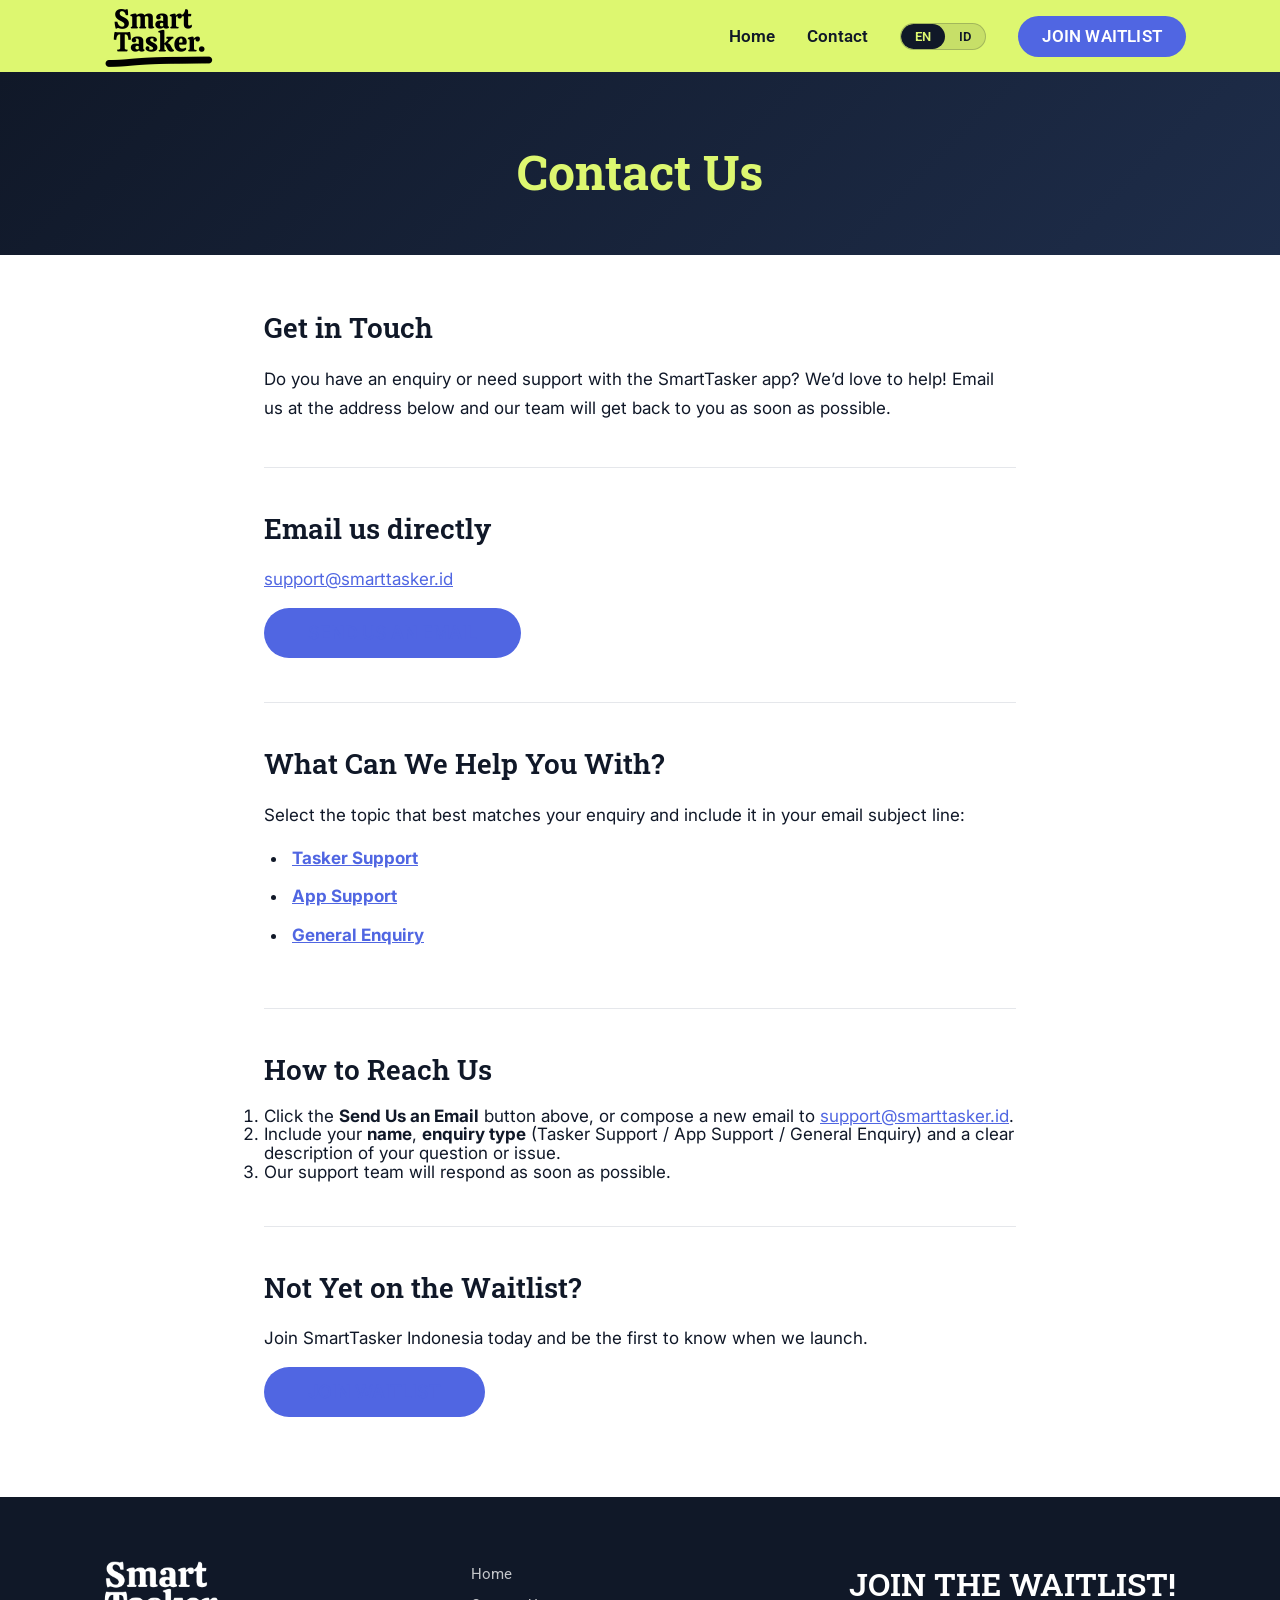
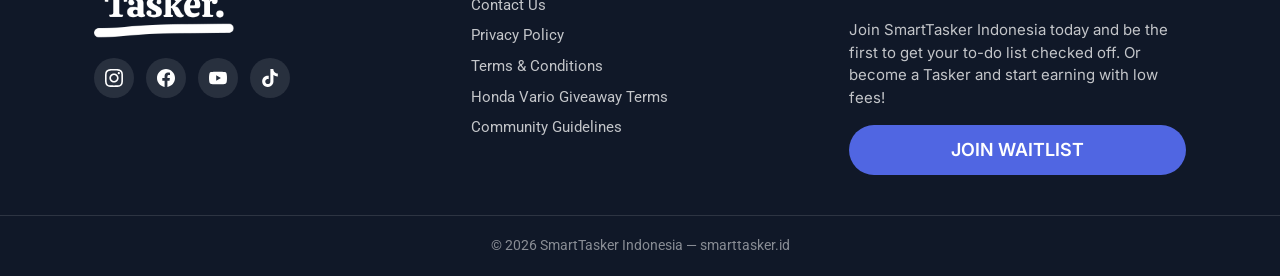
<file: contact.html>
<!DOCTYPE html>
<html lang="en">
<head>
  <meta charset="UTF-8">
  <meta name="viewport" content="width=device-width, initial-scale=1.0">

  <!-- ── Page meta ─────────────────────────────────────────── -->
  <title>Contact Us — SmartTasker Indonesia | smarttasker.id</title>
  <meta name="description" content="Contact SmartTasker Indonesia. Email our support team at supportindonesia@smarttasker.au for Tasker support, app support or general enquiries.">
  <link rel="canonical" href="https://smarttasker.id/contact.html">

  <!-- Open Graph -->
  <meta property="og:title" content="Contact Us — SmartTasker Indonesia">
  <meta property="og:description" content="Get in touch with SmartTasker Indonesia. Email supportindonesia@smarttasker.au for any enquiry.">
  <meta property="og:image" content="assets/images/logo-stacked-yellow2.png">
  <meta property="og:url" content="https://smarttasker.id/contact.html">
  <meta property="og:type" content="website">
  <meta property="og:site_name" content="SmartTasker Indonesia">

  <!-- Favicon -->
  <link rel="icon" type="image/png" href="assets/images/logo-stacked-yellow2.png">

  <!-- Google Fonts -->
  <link rel="preconnect" href="https://fonts.googleapis.com">
  <link rel="preconnect" href="https://fonts.gstatic.com" crossorigin>
  <link rel="stylesheet" href="https://fonts.googleapis.com/css2?family=Roboto:wght@100;300;400;500;600;700;900&family=Roboto+Slab:wght@100;300;400;500;600;700;900&family=Inter:wght@100;300;400;500;600;700;900&display=swap">

  <!-- Stylesheet -->
  <link rel="stylesheet" href="css/style.css">
</head>

<body>

  <!-- ══════════════════════════════════════════════════════════
       HEADER — copied exactly from privacy.html; links adjusted
       for subpage context per spec.
       ══════════════════════════════════════════════════════════ -->
  <header class="site-header" role="banner">
    <div class="header-inner">

      <!-- Logo -->
      <a href="index.html" class="header-logo" aria-label="SmartTasker Indonesia — Home">
        <img src="assets/images/logo.png" alt="SmartTasker Indonesia" width="130" height="90">
      </a>

      <!-- Desktop nav -->
      <nav class="desktop-nav" aria-label="Main navigation">
        <a href="index.html" data-i18n="nav.home">Home</a>
        <a href="contact.html" data-i18n="nav.contact">Contact</a>

        <!-- Language toggle -->
        <div class="lang-toggle" role="group" aria-label="Language selector">
          <button class="lang-btn active" data-lang="en" aria-label="Switch to English">EN</button>
          <button class="lang-btn" data-lang="id" aria-label="Switch to Bahasa Indonesia">ID</button>
        </div>

        <!-- Header CTA (desktop only) -->
        <a href="index.html#waitlist" class="btn btn-accent header-cta" data-i18n="header.cta" data-cta="header">JOIN WAITLIST</a>
      </nav>

      <!-- Hamburger (mobile only) -->
      <button class="burger-btn" id="burger-btn" aria-expanded="false" aria-controls="mobile-nav" aria-label="Open navigation menu">
        <span></span>
        <span></span>
        <span></span>
      </button>
    </div>

    <!-- Mobile nav drawer -->
    <nav class="mobile-nav" id="mobile-nav" aria-label="Mobile navigation">
      <a href="index.html" data-i18n="nav.home">Home</a>
      <a href="contact.html" data-i18n="nav.contact">Contact</a>
      <div class="lang-toggle" role="group" aria-label="Language selector">
        <button class="lang-btn active" data-lang="en">EN</button>
        <button class="lang-btn" data-lang="id">ID</button>
      </div>
      <a href="index.html#waitlist" class="btn btn-accent" data-i18n="header.cta" data-cta="mobile-header">JOIN WAITLIST</a>
    </nav>
  </header>


  <!-- ══════════════════════════════════════════════════════════
       PAGE HERO — legal subpage band (not the full landing hero)
       ══════════════════════════════════════════════════════════ -->
  <section class="page-hero" aria-label="Page title">
    <div class="page-hero__inner">
      <h1 data-i18n="contact.hero.title">Contact Us</h1>
    </div>
  </section>


  <!-- ══════════════════════════════════════════════════════════
       MAIN CONTENT
       ══════════════════════════════════════════════════════════ -->
  <main class="legal-content" id="main-content">

    <!-- Draft notice — subtle brand-consistent banner -->


    <!-- ── Intro ─────────────────────────────────────────────── -->
    <section class="legal-section" aria-labelledby="contact-intro-heading">
      <h2 id="contact-intro-heading" data-i18n="contact.intro.heading">Get in Touch</h2>
      <p data-i18n="contact.intro.body">Do you have an enquiry or need support with the SmartTasker app? We'd love to help! Email us at the address below and our team will get back to you as soon as possible.</p>
    </section>


    <!-- ── Email CTA block ───────────────────────────────────── -->
    <!--
      Original source used an Elementor Pro POST form (form_id b8d191c, post_id 113).
      Adapted to a mailto-based block — no backend required for the Indonesia landing page.
    -->
    <section class="legal-section" aria-labelledby="contact-email-heading">
      <h2 id="contact-email-heading" data-i18n="contact.email.label">Email us directly</h2>
      <p>
        <a href="mailto:supportindonesia@smarttasker.au" class="contact-email-address" data-i18n="contact.email.address">supportindonesia@smarttasker.au</a>
      </p>
      <p>
        <a href="mailto:supportindonesia@smarttasker.au?subject=SmartTasker%20Indonesia%20Enquiry"
           class="btn btn-accent contact-email-btn"
           data-i18n="contact.email.btn"
           data-cta="contact-email">SEND US AN EMAIL</a>
      </p>
    </section>


    <!-- ── Enquiry types ─────────────────────────────────────── -->
    <section class="legal-section" aria-labelledby="contact-enquiry-heading">
      <h2 id="contact-enquiry-heading" data-i18n="contact.enquiry.heading">What Can We Help You With?</h2>
      <p data-i18n="contact.enquiry.intro">Select the topic that best matches your enquiry and include it in your email subject line:</p>
      <ul>
        <li>
          <a href="mailto:supportindonesia@smarttasker.au?subject=Tasker%20Support">
            <strong data-i18n="contact.enquiry.tasker">Tasker Support</strong>
          </a>
        </li>
        <li>
          <a href="mailto:supportindonesia@smarttasker.au?subject=App%20Support">
            <strong data-i18n="contact.enquiry.app">App Support</strong>
          </a>
        </li>
        <li>
          <a href="mailto:supportindonesia@smarttasker.au?subject=General%20Enquiry">
            <strong data-i18n="contact.enquiry.general">General Enquiry</strong>
          </a>
        </li>
      </ul>
    </section>


    <!-- ── How to reach us ──────────────────────────────────── -->
    <section class="legal-section" aria-labelledby="contact-instructions-heading">
      <h2 id="contact-instructions-heading" data-i18n="contact.instructions.heading">How to Reach Us</h2>
      <div data-i18n-html="contact.instructions.body">
        <ol>
          <li>Click the <strong>Send Us an Email</strong> button above, or compose a new email to <a href="mailto:supportindonesia@smarttasker.au">supportindonesia@smarttasker.au</a>.</li>
          <li>Include your <strong>name</strong>, <strong>enquiry type</strong> (Tasker Support / App Support / General Enquiry) and a clear description of your question or issue.</li>
          <li>Our support team will respond as soon as possible.</li>
        </ol>
      </div>
    </section>


    <!-- ── Waitlist nudge ───────────────────────────────────── -->
    <section class="legal-section" aria-labelledby="contact-waitlist-heading">
      <h2 id="contact-waitlist-heading" data-i18n="contact.waitlist.heading">Not Yet on the Waitlist?</h2>
      <p data-i18n="contact.waitlist.body">Join SmartTasker Indonesia today and be the first to know when we launch.</p>
      <p>
        <a href="index.html#waitlist" class="btn btn-accent" data-i18n="contact.waitlist.btn" data-cta="contact-waitlist">JOIN WAITLIST</a>
      </p>
    </section>

  </main>


  <!-- ══════════════════════════════════════════════════════════
       FOOTER — copied exactly from privacy.html; links adjusted
       for subpage context per spec.
       ══════════════════════════════════════════════════════════ -->
  <footer class="site-footer" role="contentinfo">
    <div class="footer-inner">

      <!-- Column 1: Logo + social icons -->
      <div class="footer-col footer-col--brand">
        <a href="index.html" class="footer-logo" aria-label="SmartTasker Indonesia — Home">
          <img src="assets/images/logo-stacked-no-padding.png" alt="SmartTasker Indonesia" width="140" loading="lazy">
        </a>

        <nav class="social-icons" aria-label="SmartTasker social media">

          <!-- Instagram -->
          <a href="https://www.instagram.com/smarttaskerindonesia" class="social-icon" target="_blank" rel="noopener noreferrer" aria-label="SmartTasker on Instagram">
            <svg viewBox="0 0 24 24" xmlns="http://www.w3.org/2000/svg" aria-hidden="true" focusable="false">
              <path d="M12 2.163c3.204 0 3.584.012 4.85.07 3.252.148 4.771 1.691 4.919 4.919.058 1.265.069 1.645.069 4.849 0 3.205-.012 3.584-.069 4.849-.149 3.225-1.664 4.771-4.919 4.919-1.266.058-1.644.07-4.85.07-3.204 0-3.584-.012-4.849-.07-3.26-.149-4.771-1.699-4.919-4.92-.058-1.265-.07-1.644-.07-4.849 0-3.204.013-3.583.07-4.849.149-3.227 1.664-4.771 4.919-4.919 1.266-.057 1.645-.069 4.849-.069zm0-2.163c-3.259 0-3.667.014-4.947.072-4.358.2-6.78 2.618-6.98 6.98-.059 1.281-.073 1.689-.073 4.948 0 3.259.014 3.668.072 4.948.2 4.358 2.618 6.78 6.98 6.98 1.281.058 1.689.072 4.948.072 3.259 0 3.668-.014 4.948-.072 4.354-.2 6.782-2.618 6.979-6.98.059-1.28.073-1.689.073-4.948 0-3.259-.014-3.667-.072-4.947-.196-4.354-2.617-6.78-6.979-6.98-1.281-.059-1.69-.073-4.949-.073zm0 5.838c-3.403 0-6.162 2.759-6.162 6.162s2.759 6.163 6.162 6.163 6.162-2.759 6.162-6.163c0-3.403-2.759-6.162-6.162-6.162zm0 10.162c-2.209 0-4-1.79-4-4 0-2.209 1.791-4 4-4s4 1.791 4 4c0 2.21-1.791 4-4 4zm6.406-11.845c-.796 0-1.441.645-1.441 1.44s.645 1.44 1.441 1.44c.795 0 1.439-.645 1.439-1.44s-.644-1.44-1.439-1.44z"/>
            </svg>
          </a>

          <!-- Facebook -->
          <a href="https://www.facebook.com/share/18EG9h3VkW/" class="social-icon" target="_blank" rel="noopener noreferrer" aria-label="SmartTasker on Facebook">
            <svg viewBox="0 0 24 24" xmlns="http://www.w3.org/2000/svg" aria-hidden="true" focusable="false">
              <path d="M24 12.073c0-6.627-5.373-12-12-12s-12 5.373-12 12c0 5.99 4.388 10.954 10.125 11.854v-8.385H7.078v-3.47h3.047V9.43c0-3.007 1.792-4.669 4.533-4.669 1.312 0 2.686.235 2.686.235v2.953H15.83c-1.491 0-1.956.925-1.956 1.874v2.25h3.328l-.532 3.47h-2.796v8.385C19.612 23.027 24 18.062 24 12.073z"/>
            </svg>
          </a>

          <!-- YouTube -->
          <a href="https://www.youtube.com/channel/UCYdR3G7Tgax2Kw0kMeDpnRA" class="social-icon" target="_blank" rel="noopener noreferrer" aria-label="SmartTasker on YouTube">
            <svg viewBox="0 0 24 24" xmlns="http://www.w3.org/2000/svg" aria-hidden="true" focusable="false">
              <path d="M23.495 6.205a3.007 3.007 0 0 0-2.088-2.088c-1.87-.501-9.396-.501-9.396-.501s-7.507-.01-9.396.501A3.007 3.007 0 0 0 .527 6.205a31.247 31.247 0 0 0-.522 5.805 31.247 31.247 0 0 0 .522 5.783 3.007 3.007 0 0 0 2.088 2.088c1.868.502 9.396.502 9.396.502s7.506 0 9.396-.502a3.007 3.007 0 0 0 2.088-2.088 31.247 31.247 0 0 0 .5-5.783 31.247 31.247 0 0 0-.5-5.805zM9.609 15.601V8.408l6.264 3.602z"/>
            </svg>
          </a>

          <!-- TikTok -->
          <a href="https://www.tiktok.com/@smarttasker.indone" class="social-icon" target="_blank" rel="noopener noreferrer" aria-label="SmartTasker on TikTok">
            <svg viewBox="0 0 24 24" xmlns="http://www.w3.org/2000/svg" aria-hidden="true" focusable="false">
              <path d="M12.525.02c1.31-.02 2.61-.01 3.91-.02.08 1.53.63 3.09 1.75 4.17 1.12 1.11 2.7 1.62 4.24 1.79v4.03c-1.44-.05-2.89-.35-4.2-.97-.57-.26-1.1-.59-1.62-.93-.01 2.92.01 5.84-.02 8.75-.08 1.4-.54 2.79-1.35 3.94-1.31 1.92-3.58 3.17-5.91 3.21-1.43.08-2.86-.31-4.08-1.03-2.02-1.19-3.44-3.37-3.65-5.71-.02-.5-.03-1-.01-1.49.18-1.9 1.12-3.72 2.58-4.96 1.66-1.44 3.98-2.13 6.15-1.72.02 1.48-.04 2.96-.04 4.44-.99-.32-2.15-.23-3.02.37-.63.41-1.11 1.04-1.36 1.75-.21.51-.15 1.07-.14 1.61.24 1.64 1.82 3.02 3.5 2.87 1.12-.01 2.19-.66 2.77-1.61.19-.33.4-.67.41-1.06.1-1.79.06-3.57.07-5.36.01-4.03-.01-8.05.02-12.07z"/>
            </svg>
          </a>

        </nav>
      </div>

      <!-- Column 2: Navigation links -->
      <nav class="footer-col footer-col--nav" aria-label="Footer navigation">
        <a href="index.html" data-i18n="footer.nav.home">Home</a>
        <a href="contact.html" data-i18n="footer.nav.contact">Contact Us</a>
        <a href="privacy.html" data-i18n="footer.nav.privacy">Privacy Policy</a>
        <a href="terms.html" data-i18n="footer.nav.terms">Terms &amp; Conditions</a>
        <a href="giveaway-terms.html" data-i18n="footer.nav.giveaway">Honda Vario Giveaway Terms</a>
        <a href="community-guidelines.html" data-i18n="footer.nav.community">Community Guidelines</a>
      </nav>

      <!-- Column 3: Waitlist CTA -->
      <div class="footer-col footer-col--cta">
        <h2 data-i18n="footer.cta.h2">JOIN THE WAITLIST!</h2>
        <p data-i18n="footer.cta.body">Join SmartTasker Indonesia today and be the first to get your to-do list checked off. Or become a Tasker and start earning with low fees!</p>
        <a href="index.html#waitlist" class="btn btn-accent" data-i18n="footer.cta.btn" data-cta="footer">JOIN WAITLIST</a>
      </div>

    </div>

    <!-- Copyright strip -->
    <div class="footer-copyright">
      <p data-i18n="footer.copyright">&copy; 2026 SmartTasker Indonesia &mdash; smarttasker.id</p>
    </div>
  </footer>


  <!-- ── Scripts ─────────────────────────────────────────────── -->
  <script src="js/i18n.js"></script>
  <script src="js/i18n-contact.js"></script>
  <script src="js/main.js"></script>

</body>
</html>
</file>
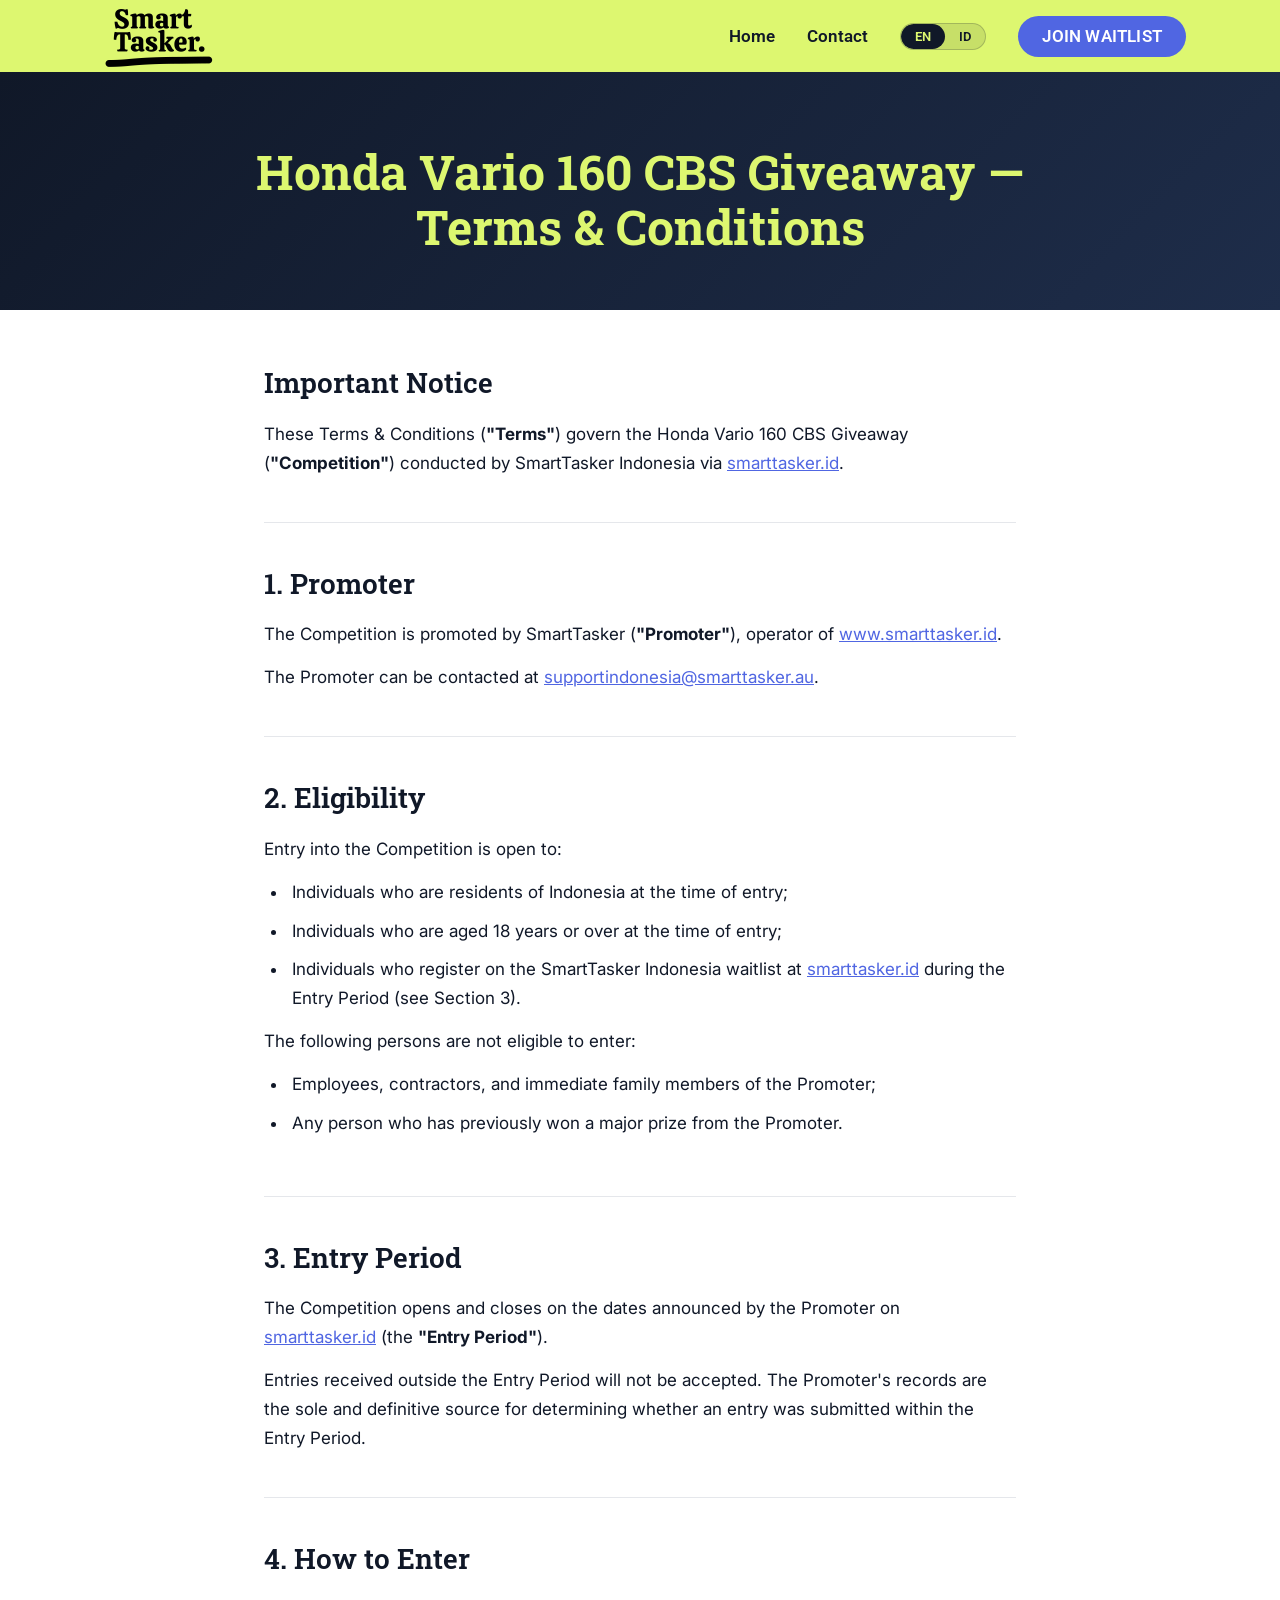
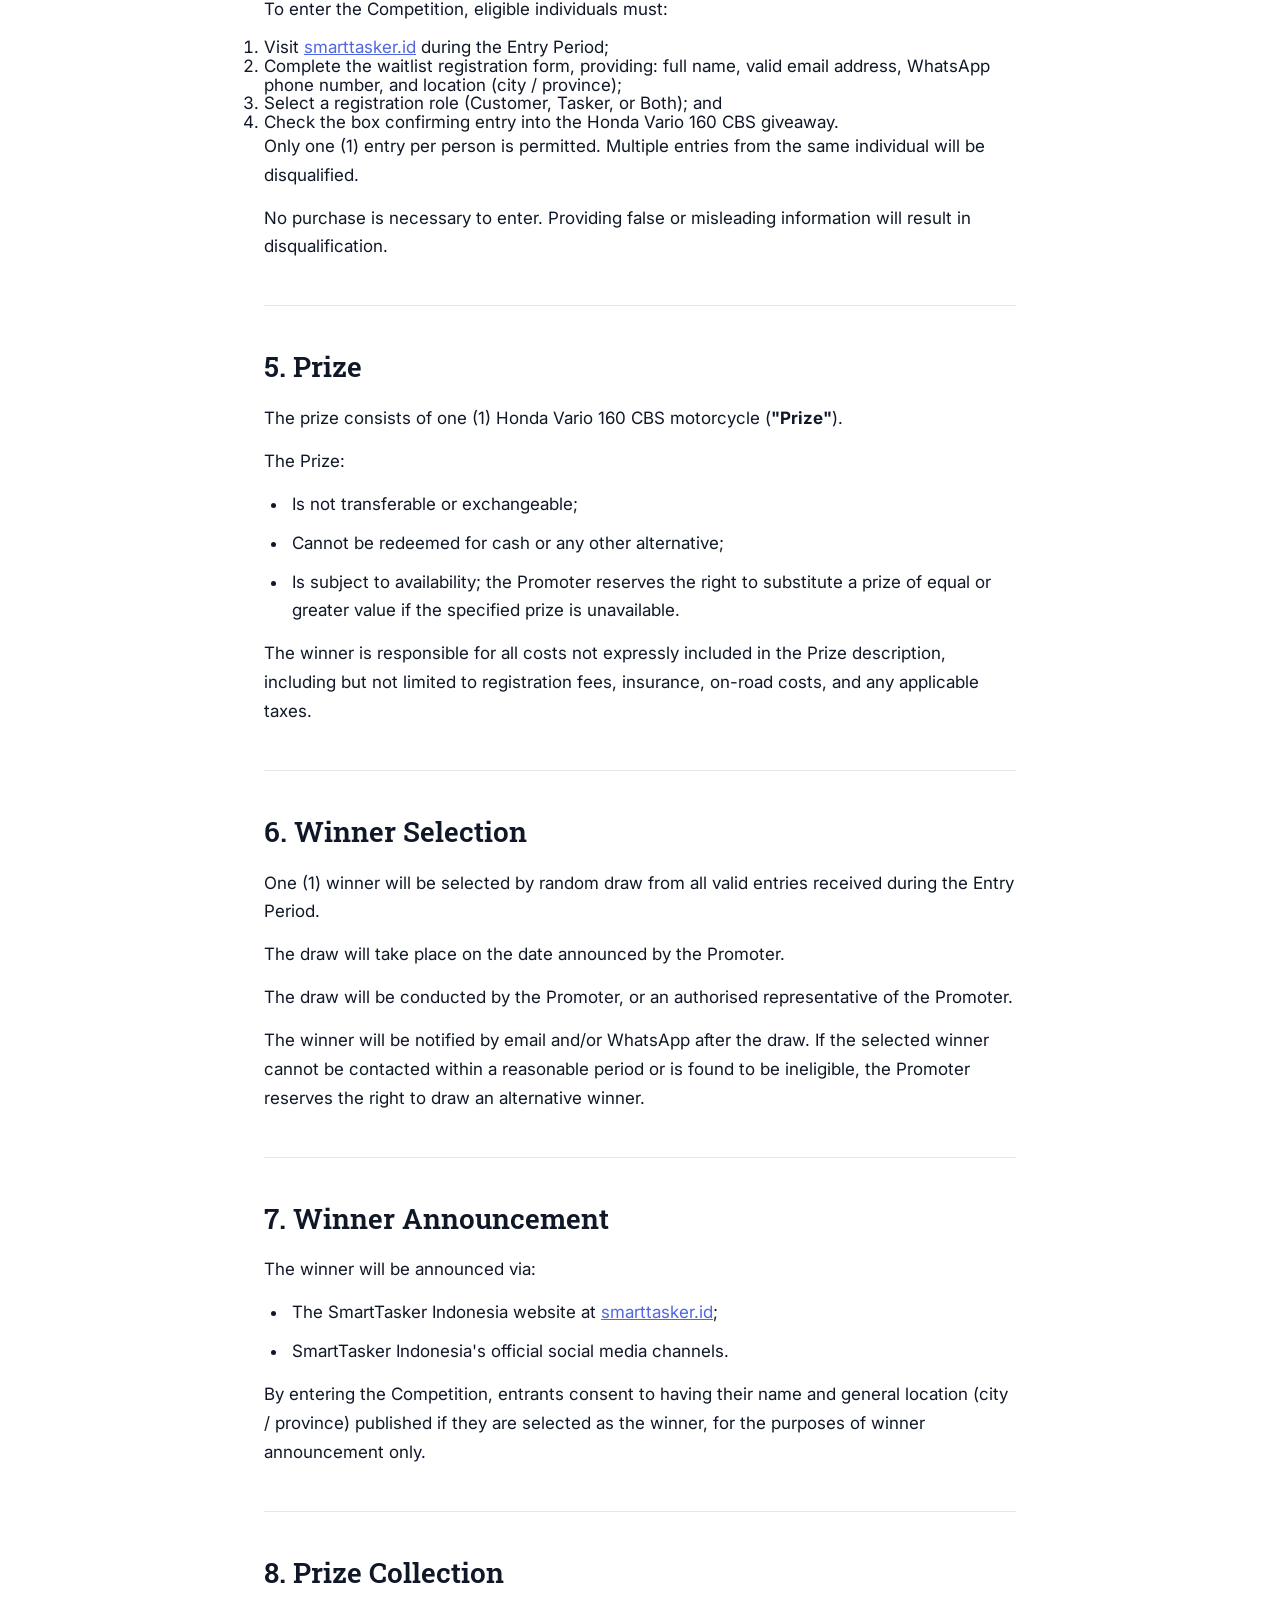
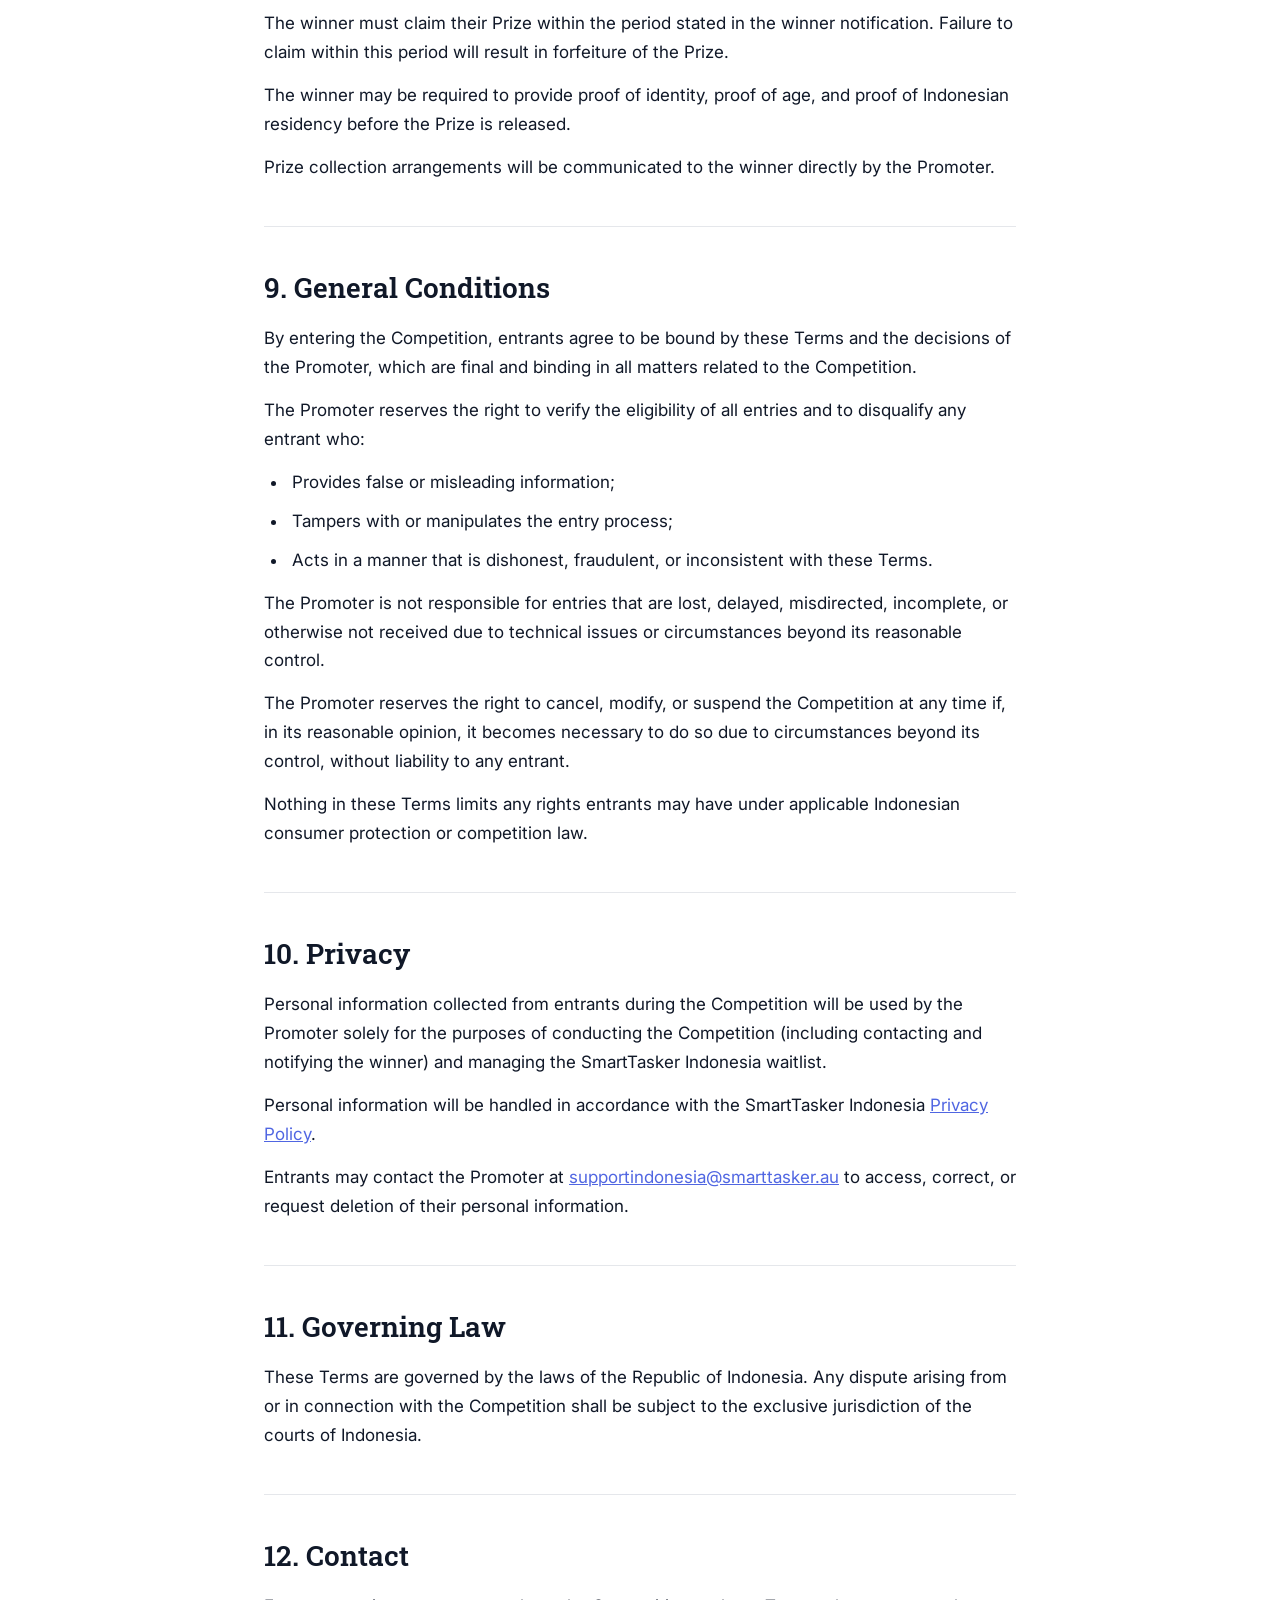
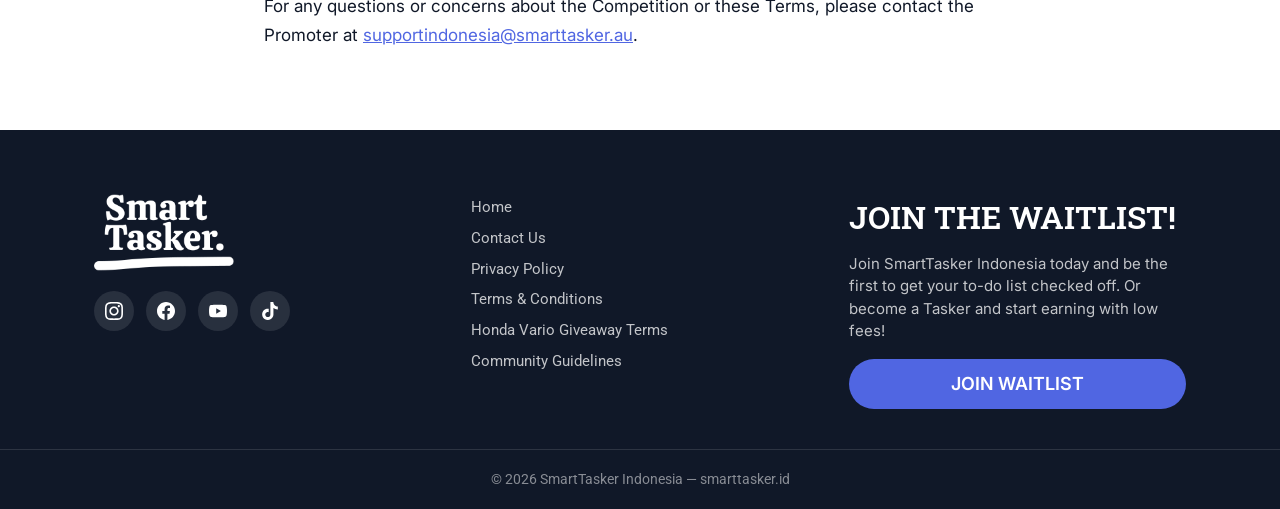
<file: giveaway-terms.html>
<!DOCTYPE html>
<html lang="en">
<head>
  <meta charset="UTF-8">
  <meta name="viewport" content="width=device-width, initial-scale=1.0">

  <!-- ── Page meta ─────────────────────────────────────────── -->
  <title>Honda Vario 160 CBS Giveaway Terms &amp; Conditions — SmartTasker Indonesia | smarttasker.id</title>
  <meta name="description" content="SmartTasker Indonesia Honda Vario 160 CBS Giveaway Terms and Conditions. Full competition terms for the SmartTasker Indonesia waitlist giveaway.">
  <link rel="canonical" href="https://smarttasker.id/giveaway-terms.html">

  <!-- Open Graph -->
  <meta property="og:title" content="Honda Vario 160 CBS Giveaway Terms &amp; Conditions — SmartTasker Indonesia">
  <meta property="og:description" content="SmartTasker Indonesia Honda Vario 160 CBS Giveaway Terms and Conditions. Full competition terms for the SmartTasker Indonesia waitlist giveaway.">
  <meta property="og:image" content="assets/images/logo-stacked-yellow2.png">
  <meta property="og:url" content="https://smarttasker.id/giveaway-terms.html">
  <meta property="og:type" content="website">
  <meta property="og:site_name" content="SmartTasker Indonesia">

  <!-- Favicon -->
  <link rel="icon" type="image/png" href="assets/images/logo-stacked-yellow2.png">

  <!-- Google Fonts -->
  <link rel="preconnect" href="https://fonts.googleapis.com">
  <link rel="preconnect" href="https://fonts.gstatic.com" crossorigin>
  <link rel="stylesheet" href="https://fonts.googleapis.com/css2?family=Roboto:wght@100;300;400;500;600;700;900&family=Roboto+Slab:wght@100;300;400;500;600;700;900&family=Inter:wght@100;300;400;500;600;700;900&display=swap">

  <!-- Stylesheet -->
  <link rel="stylesheet" href="css/style.css">
</head>

<body>

  <!-- ══════════════════════════════════════════════════════════
       HEADER — copied exactly from privacy.html; links adjusted
       for subpage context per spec.
       ══════════════════════════════════════════════════════════ -->
  <header class="site-header" role="banner">
    <div class="header-inner">

      <!-- Logo -->
      <a href="index.html" class="header-logo" aria-label="SmartTasker Indonesia — Home">
        <img src="assets/images/logo.png" alt="SmartTasker Indonesia" width="130" height="90">
      </a>

      <!-- Desktop nav -->
      <nav class="desktop-nav" aria-label="Main navigation">
        <a href="index.html" data-i18n="nav.home">Home</a>
        <a href="contact.html" data-i18n="nav.contact">Contact</a>

        <!-- Language toggle -->
        <div class="lang-toggle" role="group" aria-label="Language selector">
          <button class="lang-btn active" data-lang="en" aria-label="Switch to English">EN</button>
          <button class="lang-btn" data-lang="id" aria-label="Switch to Bahasa Indonesia">ID</button>
        </div>

        <!-- Header CTA (desktop only) -->
        <a href="index.html#waitlist" class="btn btn-accent header-cta" data-i18n="header.cta" data-cta="header">JOIN WAITLIST</a>
      </nav>

      <!-- Hamburger (mobile only) -->
      <button class="burger-btn" id="burger-btn" aria-expanded="false" aria-controls="mobile-nav" aria-label="Open navigation menu">
        <span></span>
        <span></span>
        <span></span>
      </button>
    </div>

    <!-- Mobile nav drawer -->
    <nav class="mobile-nav" id="mobile-nav" aria-label="Mobile navigation">
      <a href="index.html" data-i18n="nav.home">Home</a>
      <a href="contact.html" data-i18n="nav.contact">Contact</a>
      <div class="lang-toggle" role="group" aria-label="Language selector">
        <button class="lang-btn active" data-lang="en">EN</button>
        <button class="lang-btn" data-lang="id">ID</button>
      </div>
      <a href="index.html#waitlist" class="btn btn-accent" data-i18n="header.cta" data-cta="mobile-header">JOIN WAITLIST</a>
    </nav>
  </header>


  <!-- ══════════════════════════════════════════════════════════
       PAGE HERO — legal subpage band (not the full landing hero)
       ══════════════════════════════════════════════════════════ -->
  <section class="page-hero" aria-label="Page title">
    <div class="page-hero__inner">
      <h1 data-i18n="gterms.hero.title">Honda Vario 160 CBS Giveaway — Terms &amp; Conditions</h1>
    </div>
  </section>


  <!-- ══════════════════════════════════════════════════════════
       MAIN CONTENT
       ══════════════════════════════════════════════════════════ -->
  <main class="legal-content" id="main-content">

    <!-- Draft notice — subtle brand-consistent banner -->


    <!-- ── Preamble / Important Notice ───────────────────────── -->
    <!-- LEGAL REVIEW REQUIRED: This entire document is a placeholder. No competition may commence until Indonesian legal counsel reviews and approves all terms. -->
    <section class="legal-section" aria-labelledby="preamble-heading">
      <h2 id="preamble-heading" data-i18n="gterms.preamble.heading">Important Notice</h2>
      <div data-i18n-html="gterms.preamble.body">
        
        <p>These Terms &amp; Conditions (<strong>"Terms"</strong>) govern the Honda Vario 160 CBS Giveaway (<strong>"Competition"</strong>) conducted by SmartTasker Indonesia via <a href="https://smarttasker.id">smarttasker.id</a>.</p>
      </div>
    </section>


    <!-- ── Section 1: Promoter ───────────────────────────────── -->
    <!-- LEGAL REVIEW REQUIRED: Client to confirm legal entity name, registered address, and Indonesian business registration number (NIB/SIUP) -->
    <section class="legal-section" aria-labelledby="s1-heading">
      <h2 id="s1-heading" data-i18n="gterms.s1.heading">1. Promoter</h2>
      <div data-i18n-html="gterms.s1.body">
        <p>The Competition is promoted by SmartTasker (<strong>"Promoter"</strong>), operator of <a href="https://smarttasker.id">www.smarttasker.id</a>.</p>
        <p>The Promoter can be contacted at <a href="mailto:supportindonesia@smarttasker.au">supportindonesia@smarttasker.au</a>.</p>
      </div>
    </section>


    <!-- ── Section 2: Eligibility ──────────────────────────────── -->
    <!-- LEGAL REVIEW REQUIRED: Indonesian counsel to confirm minimum age, residency requirements, and any regulatory restrictions on prize competitions (Undang-Undang No. 7 Tahun 2014 tentang Perdagangan and applicable BPSK/KPPU rules may apply) -->
    <section class="legal-section" aria-labelledby="s2-heading">
      <h2 id="s2-heading" data-i18n="gterms.s2.heading">2. Eligibility</h2>
      <div data-i18n-html="gterms.s2.body">
        <p>Entry into the Competition is open to:</p>
        <ul>
          <li>Individuals who are residents of Indonesia at the time of entry;</li>
          <li>Individuals who are aged 18 years or over at the time of entry;</li>
          <li>Individuals who register on the SmartTasker Indonesia waitlist at <a href="https://smarttasker.id">smarttasker.id</a> during the Entry Period (see Section 3).</li>
        </ul>
        <p>The following persons are not eligible to enter:</p>
        <ul>
          <li>Employees, contractors, and immediate family members of the Promoter;</li>
          <li>Any person who has previously won a major prize from the Promoter.</li>
        </ul>
      </div>
    </section>


    <!-- ── Section 3: Entry Period ─────────────────────────────── -->
    <section class="legal-section" aria-labelledby="s3-heading">
      <h2 id="s3-heading" data-i18n="gterms.s3.heading">3. Entry Period</h2>
      <div data-i18n-html="gterms.s3.body">
        <p>The Competition opens and closes on the dates announced by the Promoter on <a href="https://smarttasker.id">smarttasker.id</a> (the <strong>"Entry Period"</strong>).</p>
        <p>Entries received outside the Entry Period will not be accepted. The Promoter's records are the sole and definitive source for determining whether an entry was submitted within the Entry Period.</p>
      </div>
    </section>


    <!-- ── Section 4: How to Enter ─────────────────────────────── -->
    <section class="legal-section" aria-labelledby="s4-heading">
      <h2 id="s4-heading" data-i18n="gterms.s4.heading">4. How to Enter</h2>
      <div data-i18n-html="gterms.s4.body">
        <p>To enter the Competition, eligible individuals must:</p>
        <ol>
          <li>Visit <a href="https://smarttasker.id">smarttasker.id</a> during the Entry Period;</li>
          <li>Complete the waitlist registration form, providing: full name, valid email address, WhatsApp phone number, and location (city / province);</li>
          <li>Select a registration role (Customer, Tasker, or Both); and</li>
          <li>Check the box confirming entry into the Honda Vario 160 CBS giveaway.</li>
        </ol>
        <p>Only one (1) entry per person is permitted. Multiple entries from the same individual will be disqualified.</p>
        <p>No purchase is necessary to enter. Providing false or misleading information will result in disqualification.</p>
      </div>
    </section>


    <!-- ── Section 5: Prize ────────────────────────────────────── -->
    <!-- LEGAL REVIEW REQUIRED: Indonesian counsel to confirm whether prize value triggers any reporting or withholding-tax obligations under Indonesian tax law (PPh Pasal 4 ayat 2 or applicable gift/prize tax regulations) -->
    <section class="legal-section" aria-labelledby="s5-heading">
      <h2 id="s5-heading" data-i18n="gterms.s5.heading">5. Prize</h2>
      <div data-i18n-html="gterms.s5.body">
        <p>The prize consists of one (1) Honda Vario 160 CBS motorcycle (<strong>"Prize"</strong>).</p>
        
        <p>The Prize:</p>
        <ul>
          <li>Is not transferable or exchangeable;</li>
          <li>Cannot be redeemed for cash or any other alternative;</li>
          <li>Is subject to availability; the Promoter reserves the right to substitute a prize of equal or greater value if the specified prize is unavailable.</li>
        </ul>
        <p>The winner is responsible for all costs not expressly included in the Prize description, including but not limited to registration fees, insurance, on-road costs, and any applicable taxes.</p>
      </div>
    </section>


    <!-- ── Section 6: Winner Selection ────────────────────────── -->
    <!-- LEGAL REVIEW REQUIRED: Indonesian counsel to confirm whether prize draws require government supervision, notarisation, or registration under applicable Indonesian law (including provisions of Kitab Undang-Undang Hukum Perdata and consumer protection regulations) -->
    <section class="legal-section" aria-labelledby="s6-heading">
      <h2 id="s6-heading" data-i18n="gterms.s6.heading">6. Winner Selection</h2>
      <div data-i18n-html="gterms.s6.body">
        <p>One (1) winner will be selected by random draw from all valid entries received during the Entry Period.</p>
        <p>The draw will take place on the date announced by the Promoter.</p>
        <p>The draw will be conducted by the Promoter, or an authorised representative of the Promoter.</p>
        <p>The winner will be notified by email and/or WhatsApp after the draw. If the selected winner cannot be contacted within a reasonable period or is found to be ineligible, the Promoter reserves the right to draw an alternative winner.</p>
      </div>
    </section>


    <!-- ── Section 7: Winner Announcement ─────────────────────── -->
    <section class="legal-section" aria-labelledby="s7-heading">
      <h2 id="s7-heading" data-i18n="gterms.s7.heading">7. Winner Announcement</h2>
      <div data-i18n-html="gterms.s7.body">
        <p>The winner will be announced via:</p>
        <ul>
          <li>The SmartTasker Indonesia website at <a href="https://smarttasker.id">smarttasker.id</a>;</li>
          <li>SmartTasker Indonesia's official social media channels.</li>
        </ul>
        <p>By entering the Competition, entrants consent to having their name and general location (city / province) published if they are selected as the winner, for the purposes of winner announcement only.</p>
      </div>
    </section>


    <!-- ── Section 8: Prize Collection ────────────────────────── -->
    <section class="legal-section" aria-labelledby="s8-heading">
      <h2 id="s8-heading" data-i18n="gterms.s8.heading">8. Prize Collection</h2>
      <div data-i18n-html="gterms.s8.body">
        <p>The winner must claim their Prize within the period stated in the winner notification. Failure to claim within this period will result in forfeiture of the Prize.</p>
        <p>The winner may be required to provide proof of identity, proof of age, and proof of Indonesian residency before the Prize is released.</p>
        <p>Prize collection arrangements will be communicated to the winner directly by the Promoter.</p>
      </div>
    </section>


    <!-- ── Section 9: General Conditions ──────────────────────── -->
    <!-- LEGAL REVIEW REQUIRED: Indonesian counsel to review and localise these general conditions, including any mandatory consumer-protection disclosures required under UU No. 8 Tahun 1999 tentang Perlindungan Konsumen -->
    <section class="legal-section" aria-labelledby="s9-heading">
      <h2 id="s9-heading" data-i18n="gterms.s9.heading">9. General Conditions</h2>
      <div data-i18n-html="gterms.s9.body">
        <p>By entering the Competition, entrants agree to be bound by these Terms and the decisions of the Promoter, which are final and binding in all matters related to the Competition.</p>
        <p>The Promoter reserves the right to verify the eligibility of all entries and to disqualify any entrant who:</p>
        <ul>
          <li>Provides false or misleading information;</li>
          <li>Tampers with or manipulates the entry process;</li>
          <li>Acts in a manner that is dishonest, fraudulent, or inconsistent with these Terms.</li>
        </ul>
        <p>The Promoter is not responsible for entries that are lost, delayed, misdirected, incomplete, or otherwise not received due to technical issues or circumstances beyond its reasonable control.</p>
        <p>The Promoter reserves the right to cancel, modify, or suspend the Competition at any time if, in its reasonable opinion, it becomes necessary to do so due to circumstances beyond its control, without liability to any entrant.</p>
        <p>Nothing in these Terms limits any rights entrants may have under applicable Indonesian consumer protection or competition law.</p>
      </div>
    </section>


    <!-- ── Section 10: Privacy ─────────────────────────────────── -->
    <!-- LEGAL REVIEW REQUIRED: Indonesian counsel to confirm compliance with UU No. 27 Tahun 2022 tentang Pelindungan Data Pribadi (PDP Law) and applicable data-handling requirements for prize competitions -->
    <section class="legal-section" aria-labelledby="s10-heading">
      <h2 id="s10-heading" data-i18n="gterms.s10.heading">10. Privacy</h2>
      <div data-i18n-html="gterms.s10.body">
        <p>Personal information collected from entrants during the Competition will be used by the Promoter solely for the purposes of conducting the Competition (including contacting and notifying the winner) and managing the SmartTasker Indonesia waitlist.</p>
        <p>Personal information will be handled in accordance with the SmartTasker Indonesia <a href="privacy.html">Privacy Policy</a>.</p>
        <p>Entrants may contact the Promoter at <a href="mailto:supportindonesia@smarttasker.au">supportindonesia@smarttasker.au</a> to access, correct, or request deletion of their personal information.</p>
      </div>
    </section>


    <!-- ── Section 11: Governing Law ──────────────────────────── -->
    <!-- LEGAL REVIEW REQUIRED: Indonesian counsel to confirm governing law, jurisdiction, and dispute resolution mechanism appropriate for Indonesian prize competitions -->
    <section class="legal-section" aria-labelledby="s11-heading">
      <h2 id="s11-heading" data-i18n="gterms.s11.heading">11. Governing Law</h2>
      <div data-i18n-html="gterms.s11.body">
        <p>These Terms are governed by the laws of the Republic of Indonesia. Any dispute arising from or in connection with the Competition shall be subject to the exclusive jurisdiction of the courts of Indonesia.</p>
      </div>
    </section>


    <!-- ── Section 12: Contact ─────────────────────────────────── -->
    <section class="legal-section" aria-labelledby="s12-heading">
      <h2 id="s12-heading" data-i18n="gterms.s12.heading">12. Contact</h2>
      <div data-i18n-html="gterms.s12.body">
        <p>For any questions or concerns about the Competition or these Terms, please contact the Promoter at <a href="mailto:supportindonesia@smarttasker.au">supportindonesia@smarttasker.au</a>.</p>
      </div>
    </section>

  </main>


  <!-- ══════════════════════════════════════════════════════════
       FOOTER — copied exactly from privacy.html; links adjusted
       for subpage context per spec.
       ══════════════════════════════════════════════════════════ -->
  <footer class="site-footer" role="contentinfo">
    <div class="footer-inner">

      <!-- Column 1: Logo + social icons -->
      <div class="footer-col footer-col--brand">
        <a href="index.html" class="footer-logo" aria-label="SmartTasker Indonesia — Home">
          <img src="assets/images/logo-stacked-no-padding.png" alt="SmartTasker Indonesia" width="140" loading="lazy">
        </a>

        <nav class="social-icons" aria-label="SmartTasker social media">

          <!-- Instagram -->
          <a href="https://www.instagram.com/smarttaskerindonesia" class="social-icon" target="_blank" rel="noopener noreferrer" aria-label="SmartTasker on Instagram">
            <svg viewBox="0 0 24 24" xmlns="http://www.w3.org/2000/svg" aria-hidden="true" focusable="false">
              <path d="M12 2.163c3.204 0 3.584.012 4.85.07 3.252.148 4.771 1.691 4.919 4.919.058 1.265.069 1.645.069 4.849 0 3.205-.012 3.584-.069 4.849-.149 3.225-1.664 4.771-4.919 4.919-1.266.058-1.644.07-4.85.07-3.204 0-3.584-.012-4.849-.07-3.26-.149-4.771-1.699-4.919-4.92-.058-1.265-.07-1.644-.07-4.849 0-3.204.013-3.583.07-4.849.149-3.227 1.664-4.771 4.919-4.919 1.266-.057 1.645-.069 4.849-.069zm0-2.163c-3.259 0-3.667.014-4.947.072-4.358.2-6.78 2.618-6.98 6.98-.059 1.281-.073 1.689-.073 4.948 0 3.259.014 3.668.072 4.948.2 4.358 2.618 6.78 6.98 6.98 1.281.058 1.689.072 4.948.072 3.259 0 3.668-.014 4.948-.072 4.354-.2 6.782-2.618 6.979-6.98.059-1.28.073-1.689.073-4.948 0-3.259-.014-3.667-.072-4.947-.196-4.354-2.617-6.78-6.979-6.98-1.281-.059-1.69-.073-4.949-.073zm0 5.838c-3.403 0-6.162 2.759-6.162 6.162s2.759 6.163 6.162 6.163 6.162-2.759 6.162-6.163c0-3.403-2.759-6.162-6.162-6.162zm0 10.162c-2.209 0-4-1.79-4-4 0-2.209 1.791-4 4-4s4 1.791 4 4c0 2.21-1.791 4-4 4zm6.406-11.845c-.796 0-1.441.645-1.441 1.44s.645 1.44 1.441 1.44c.795 0 1.439-.645 1.439-1.44s-.644-1.44-1.439-1.44z"/>
            </svg>
          </a>

          <!-- Facebook -->
          <a href="https://www.facebook.com/share/18EG9h3VkW/" class="social-icon" target="_blank" rel="noopener noreferrer" aria-label="SmartTasker on Facebook">
            <svg viewBox="0 0 24 24" xmlns="http://www.w3.org/2000/svg" aria-hidden="true" focusable="false">
              <path d="M24 12.073c0-6.627-5.373-12-12-12s-12 5.373-12 12c0 5.99 4.388 10.954 10.125 11.854v-8.385H7.078v-3.47h3.047V9.43c0-3.007 1.792-4.669 4.533-4.669 1.312 0 2.686.235 2.686.235v2.953H15.83c-1.491 0-1.956.925-1.956 1.874v2.25h3.328l-.532 3.47h-2.796v8.385C19.612 23.027 24 18.062 24 12.073z"/>
            </svg>
          </a>

          <!-- YouTube -->
          <a href="https://www.youtube.com/channel/UCYdR3G7Tgax2Kw0kMeDpnRA" class="social-icon" target="_blank" rel="noopener noreferrer" aria-label="SmartTasker on YouTube">
            <svg viewBox="0 0 24 24" xmlns="http://www.w3.org/2000/svg" aria-hidden="true" focusable="false">
              <path d="M23.495 6.205a3.007 3.007 0 0 0-2.088-2.088c-1.87-.501-9.396-.501-9.396-.501s-7.507-.01-9.396.501A3.007 3.007 0 0 0 .527 6.205a31.247 31.247 0 0 0-.522 5.805 31.247 31.247 0 0 0 .522 5.783 3.007 3.007 0 0 0 2.088 2.088c1.868.502 9.396.502 9.396.502s7.506 0 9.396-.502a3.007 3.007 0 0 0 2.088-2.088 31.247 31.247 0 0 0 .5-5.783 31.247 31.247 0 0 0-.5-5.805zM9.609 15.601V8.408l6.264 3.602z"/>
            </svg>
          </a>

          <!-- TikTok -->
          <a href="https://www.tiktok.com/@smarttasker.indone" class="social-icon" target="_blank" rel="noopener noreferrer" aria-label="SmartTasker on TikTok">
            <svg viewBox="0 0 24 24" xmlns="http://www.w3.org/2000/svg" aria-hidden="true" focusable="false">
              <path d="M12.525.02c1.31-.02 2.61-.01 3.91-.02.08 1.53.63 3.09 1.75 4.17 1.12 1.11 2.7 1.62 4.24 1.79v4.03c-1.44-.05-2.89-.35-4.2-.97-.57-.26-1.1-.59-1.62-.93-.01 2.92.01 5.84-.02 8.75-.08 1.4-.54 2.79-1.35 3.94-1.31 1.92-3.58 3.17-5.91 3.21-1.43.08-2.86-.31-4.08-1.03-2.02-1.19-3.44-3.37-3.65-5.71-.02-.5-.03-1-.01-1.49.18-1.9 1.12-3.72 2.58-4.96 1.66-1.44 3.98-2.13 6.15-1.72.02 1.48-.04 2.96-.04 4.44-.99-.32-2.15-.23-3.02.37-.63.41-1.11 1.04-1.36 1.75-.21.51-.15 1.07-.14 1.61.24 1.64 1.82 3.02 3.5 2.87 1.12-.01 2.19-.66 2.77-1.61.19-.33.4-.67.41-1.06.1-1.79.06-3.57.07-5.36.01-4.03-.01-8.05.02-12.07z"/>
            </svg>
          </a>

        </nav>
      </div>

      <!-- Column 2: Navigation links -->
      <nav class="footer-col footer-col--nav" aria-label="Footer navigation">
        <a href="index.html" data-i18n="footer.nav.home">Home</a>
        <a href="contact.html" data-i18n="footer.nav.contact">Contact Us</a>
        <a href="privacy.html" data-i18n="footer.nav.privacy">Privacy Policy</a>
        <a href="terms.html" data-i18n="footer.nav.terms">Terms &amp; Conditions</a>
        <a href="giveaway-terms.html" data-i18n="footer.nav.giveaway">Honda Vario Giveaway Terms</a>
        <a href="community-guidelines.html" data-i18n="footer.nav.community">Community Guidelines</a>
      </nav>

      <!-- Column 3: Waitlist CTA -->
      <div class="footer-col footer-col--cta">
        <h2 data-i18n="footer.cta.h2">JOIN THE WAITLIST!</h2>
        <p data-i18n="footer.cta.body">Join SmartTasker Indonesia today and be the first to get your to-do list checked off. Or become a Tasker and start earning with low fees!</p>
        <a href="index.html#waitlist" class="btn btn-accent" data-i18n="footer.cta.btn" data-cta="footer">JOIN WAITLIST</a>
      </div>

    </div>

    <!-- Copyright strip -->
    <div class="footer-copyright">
      <p data-i18n="footer.copyright">&copy; 2026 SmartTasker Indonesia &mdash; smarttasker.id</p>
    </div>
  </footer>


  <!-- ── Scripts ─────────────────────────────────────────────── -->
  <script src="js/i18n.js"></script>
  <script src="js/i18n-giveaway-terms.js"></script>
  <script src="js/main.js"></script>

</body>
</html>
</file>
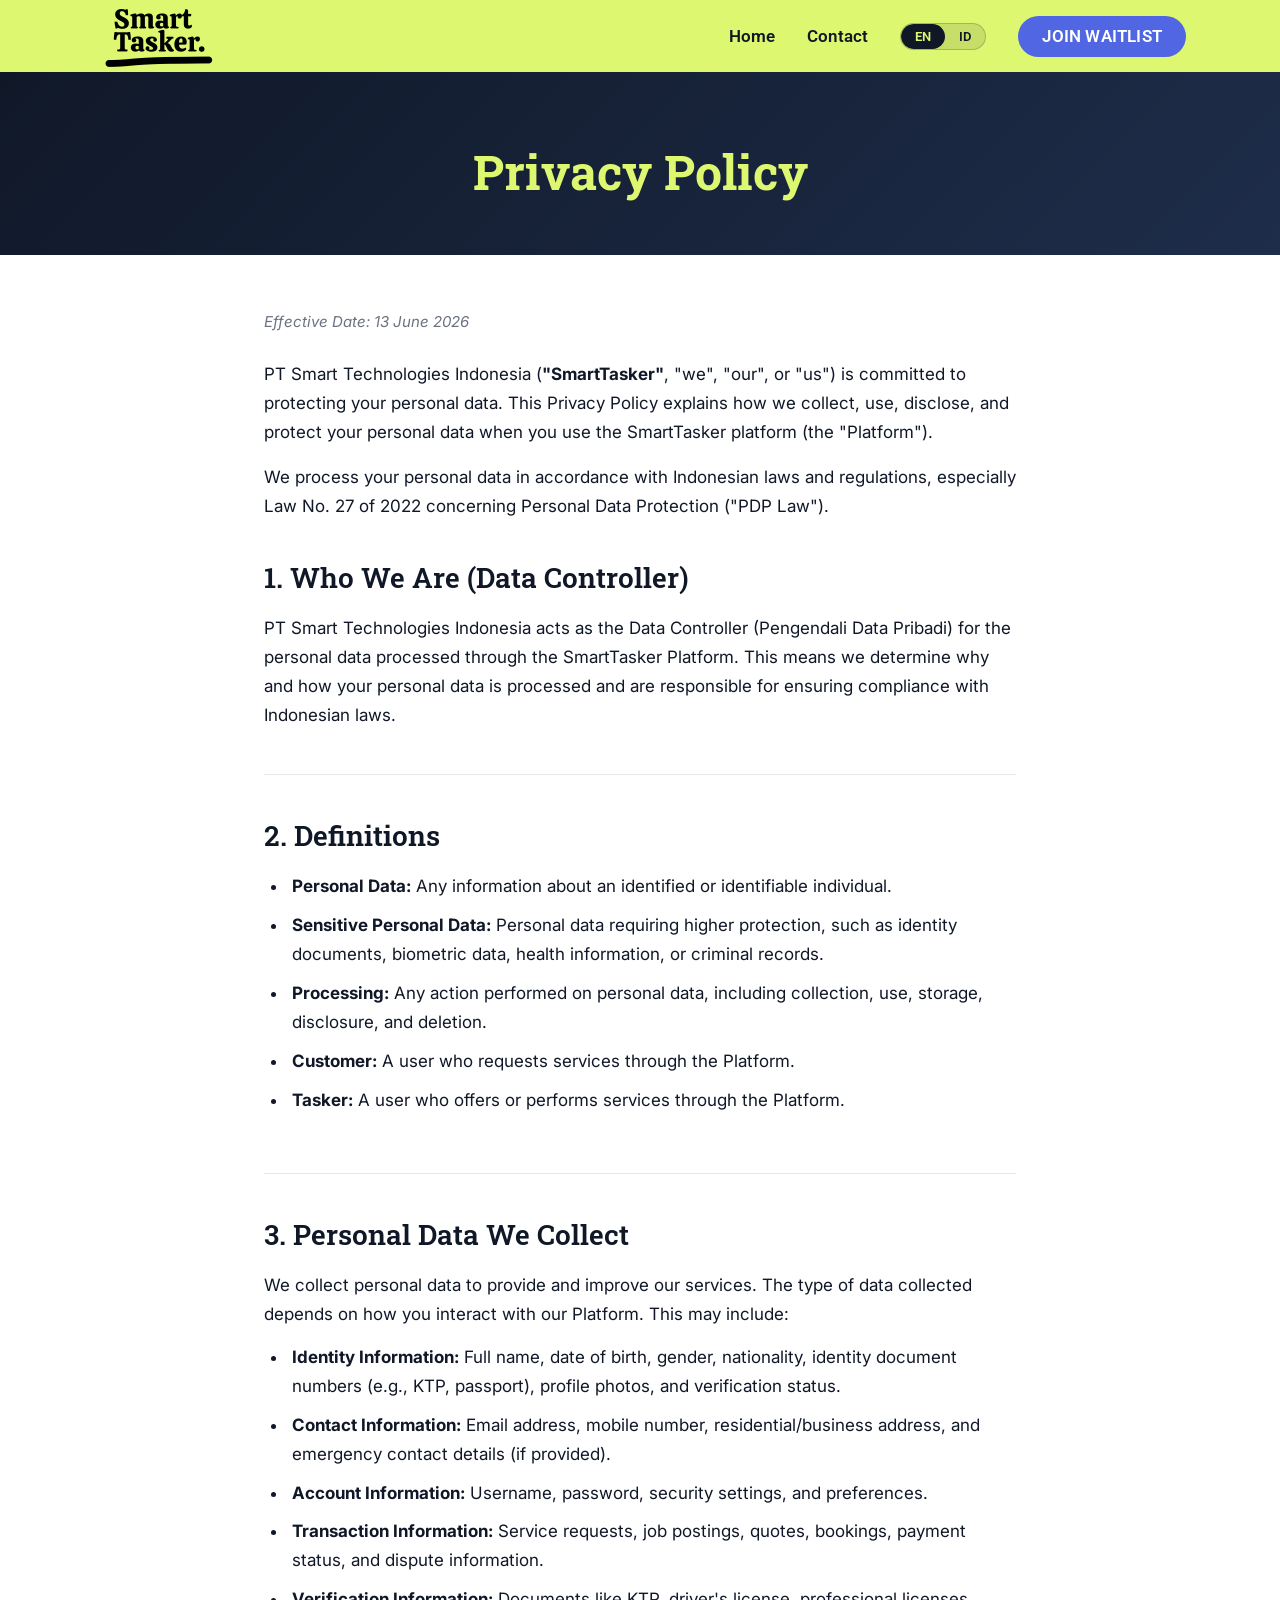
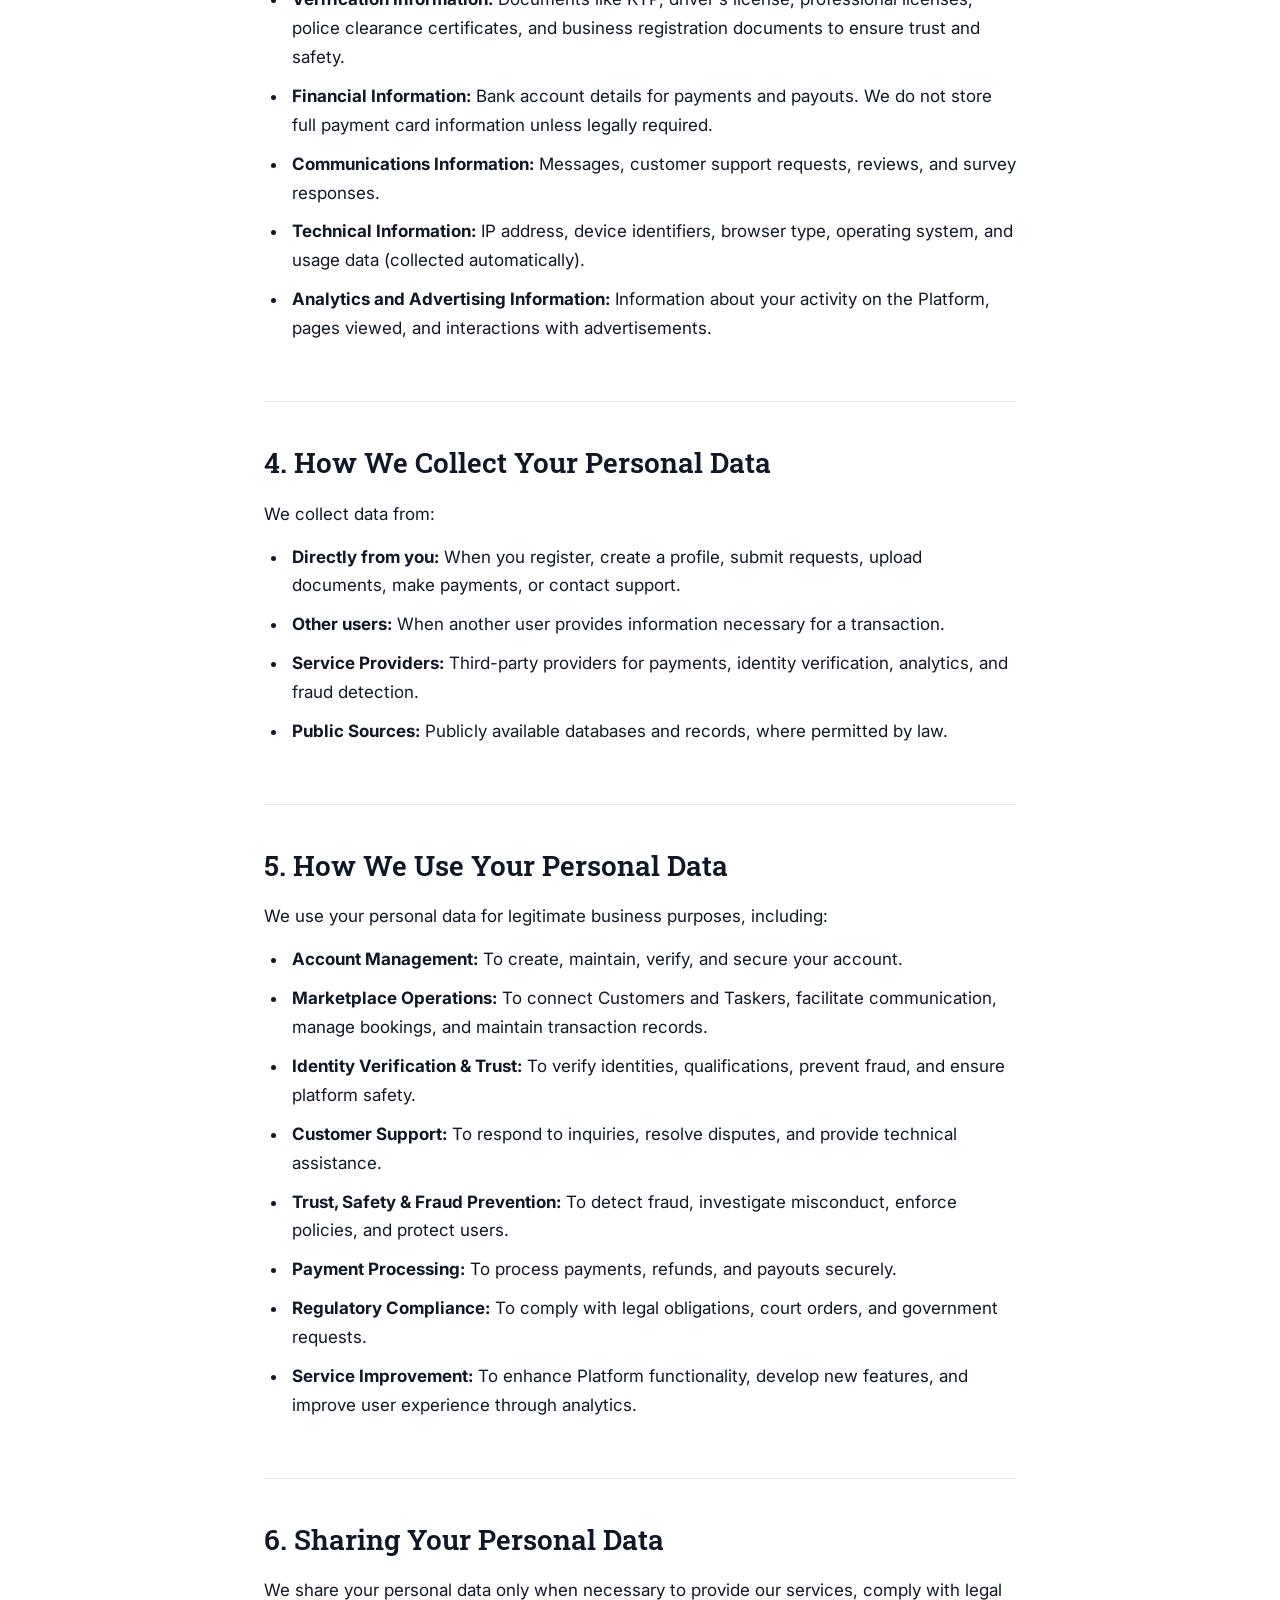
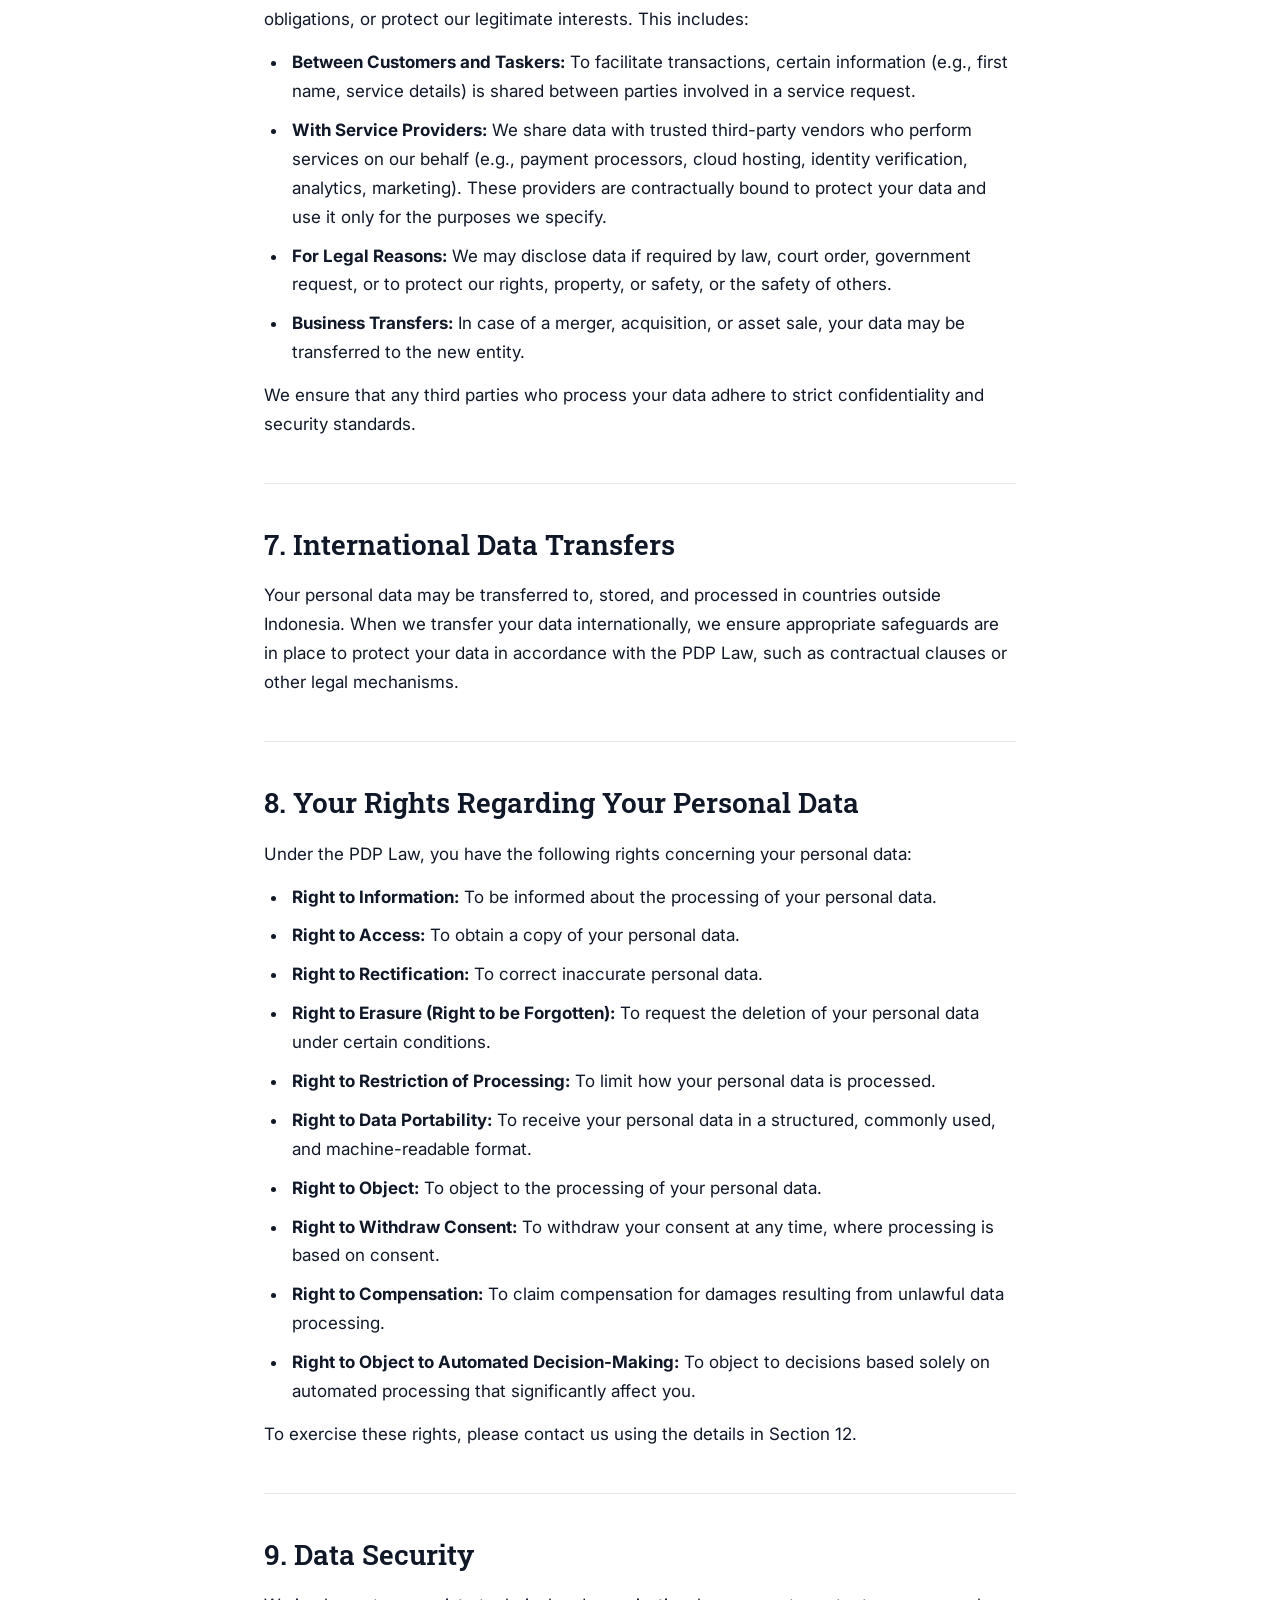
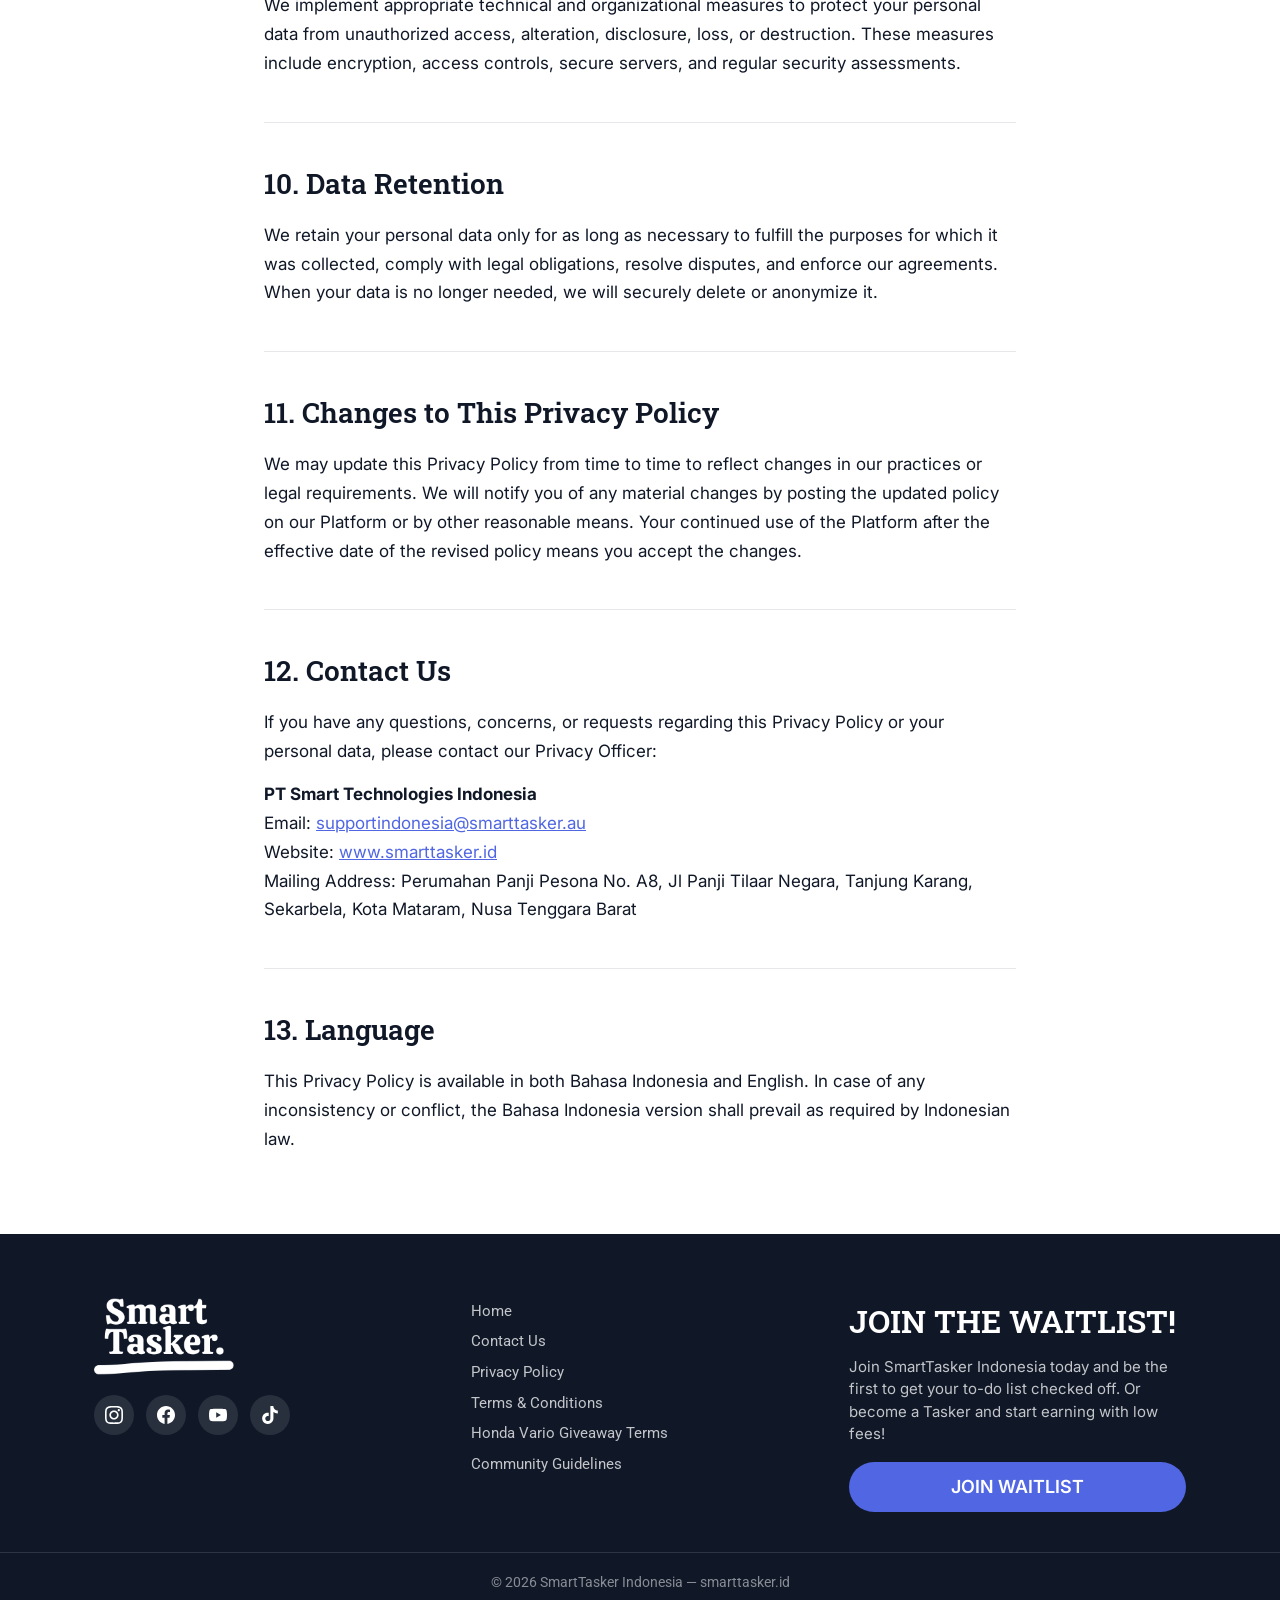
<file: privacy.html>
<!DOCTYPE html>
<html lang="en">
<head>
  <meta charset="UTF-8">
  <meta name="viewport" content="width=device-width, initial-scale=1.0">

  <!-- ── Page meta ─────────────────────────────────────────── -->
  <title>Privacy Policy — SmartTasker Indonesia | smarttasker.id</title>
  <meta name="description" content="SmartTasker Indonesia Privacy Policy. How we collect, use and protect your personal data on smarttasker.id.">
  <link rel="canonical" href="https://smarttasker.id/privacy.html">

  <!-- Open Graph -->
  <meta property="og:title" content="Privacy Policy — SmartTasker Indonesia">
  <meta property="og:description" content="SmartTasker Indonesia Privacy Policy. How we collect, use and protect your personal data.">
  <meta property="og:image" content="assets/images/logo-stacked-yellow2.png">
  <meta property="og:url" content="https://smarttasker.id/privacy.html">
  <meta property="og:type" content="website">
  <meta property="og:site_name" content="SmartTasker Indonesia">

  <!-- Favicon -->
  <link rel="icon" type="image/png" href="assets/images/logo-stacked-yellow2.png">

  <!-- Google Fonts -->
  <link rel="preconnect" href="https://fonts.googleapis.com">
  <link rel="preconnect" href="https://fonts.gstatic.com" crossorigin>
  <link rel="stylesheet" href="https://fonts.googleapis.com/css2?family=Roboto:wght@100;300;400;500;600;700;900&family=Roboto+Slab:wght@100;300;400;500;600;700;900&family=Inter:wght@100;300;400;500;600;700;900&display=swap">

  <!-- Stylesheet -->
  <link rel="stylesheet" href="css/style.css">
</head>

<body>

  <!-- ══════════════════════════════════════════════════════════
       HEADER — copied exactly from index.html; links adjusted
       for subpage context per spec.
       ══════════════════════════════════════════════════════════ -->
  <header class="site-header" role="banner">
    <div class="header-inner">

      <!-- Logo -->
      <a href="index.html" class="header-logo" aria-label="SmartTasker Indonesia — Home">
        <img src="assets/images/logo.png" alt="SmartTasker Indonesia" width="130" height="90">
      </a>

      <!-- Desktop nav -->
      <nav class="desktop-nav" aria-label="Main navigation">
        <a href="index.html" data-i18n="nav.home">Home</a>
        <a href="contact.html" data-i18n="nav.contact">Contact</a>

        <!-- Language toggle -->
        <div class="lang-toggle" role="group" aria-label="Language selector">
          <button class="lang-btn active" data-lang="en" aria-label="Switch to English">EN</button>
          <button class="lang-btn" data-lang="id" aria-label="Switch to Bahasa Indonesia">ID</button>
        </div>

        <!-- Header CTA (desktop only) -->
        <a href="index.html#waitlist" class="btn btn-accent header-cta" data-i18n="header.cta" data-cta="header">JOIN WAITLIST</a>
      </nav>

      <!-- Hamburger (mobile only) -->
      <button class="burger-btn" id="burger-btn" aria-expanded="false" aria-controls="mobile-nav" aria-label="Open navigation menu">
        <span></span>
        <span></span>
        <span></span>
      </button>
    </div>

    <!-- Mobile nav drawer -->
    <nav class="mobile-nav" id="mobile-nav" aria-label="Mobile navigation">
      <a href="index.html" data-i18n="nav.home">Home</a>
      <a href="contact.html" data-i18n="nav.contact">Contact</a>
      <div class="lang-toggle" role="group" aria-label="Language selector">
        <button class="lang-btn active" data-lang="en">EN</button>
        <button class="lang-btn" data-lang="id">ID</button>
      </div>
      <a href="index.html#waitlist" class="btn btn-accent" data-i18n="header.cta" data-cta="mobile-header">JOIN WAITLIST</a>
    </nav>
  </header>


  <!-- ══════════════════════════════════════════════════════════
       PAGE HERO — legal subpage band (not the full landing hero)
       ══════════════════════════════════════════════════════════ -->
  <section class="page-hero" aria-label="Page title">
    <div class="page-hero__inner">
      <h1 data-i18n="privacy.hero.title">Privacy Policy</h1>
    </div>
  </section>


  <!-- ══════════════════════════════════════════════════════════
       MAIN CONTENT
       ══════════════════════════════════════════════════════════ -->
  <main class="legal-content" id="main-content">

    <!-- Effective date -->
    <p class="legal-effective" data-i18n="privacy.effective">Effective Date: 13 June 2026</p>

    <!-- Intro -->
    <div class="legal-intro" data-i18n-html="privacy.intro">
      <p>PT Smart Technologies Indonesia (<strong>"SmartTasker"</strong>, "we", "our", or "us") is committed to protecting your personal data. This Privacy Policy explains how we collect, use, disclose, and protect your personal data when you use the SmartTasker platform (the "Platform").</p>
      <p>We process your personal data in accordance with Indonesian laws and regulations, especially Law No. 27 of 2022 concerning Personal Data Protection ("PDP Law").</p>
    </div>


    <!-- ── Section 1: Who We Are (Data Controller) ────────────── -->
    <section class="legal-section" aria-labelledby="s1-heading">
      <h2 id="s1-heading" data-i18n="privacy.s1.heading">1. Who We Are (Data Controller)</h2>
      <div data-i18n-html="privacy.s1.body">
        <p>PT Smart Technologies Indonesia acts as the Data Controller (Pengendali Data Pribadi) for the personal data processed through the SmartTasker Platform. This means we determine why and how your personal data is processed and are responsible for ensuring compliance with Indonesian laws.</p>
      </div>
    </section>


    <!-- ── Section 2: Definitions ─────────────────────────────── -->
    <section class="legal-section" aria-labelledby="s2-heading">
      <h2 id="s2-heading" data-i18n="privacy.s2.heading">2. Definitions</h2>
      <div data-i18n-html="privacy.s2.body">
        <ul>
          <li><strong>Personal Data:</strong> Any information about an identified or identifiable individual.</li>
          <li><strong>Sensitive Personal Data:</strong> Personal data requiring higher protection, such as identity documents, biometric data, health information, or criminal records.</li>
          <li><strong>Processing:</strong> Any action performed on personal data, including collection, use, storage, disclosure, and deletion.</li>
          <li><strong>Customer:</strong> A user who requests services through the Platform.</li>
          <li><strong>Tasker:</strong> A user who offers or performs services through the Platform.</li>
        </ul>
      </div>
    </section>


    <!-- ── Section 3: Personal Data We Collect ────────────────── -->
    <section class="legal-section" aria-labelledby="s3-heading">
      <h2 id="s3-heading" data-i18n="privacy.s3.heading">3. Personal Data We Collect</h2>
      <div data-i18n-html="privacy.s3.body">
        <p>We collect personal data to provide and improve our services. The type of data collected depends on how you interact with our Platform. This may include:</p>
        <ul>
          <li><strong>Identity Information:</strong> Full name, date of birth, gender, nationality, identity document numbers (e.g., KTP, passport), profile photos, and verification status.</li>
          <li><strong>Contact Information:</strong> Email address, mobile number, residential/business address, and emergency contact details (if provided).</li>
          <li><strong>Account Information:</strong> Username, password, security settings, and preferences.</li>
          <li><strong>Transaction Information:</strong> Service requests, job postings, quotes, bookings, payment status, and dispute information.</li>
          <li><strong>Verification Information:</strong> Documents like KTP, driver's license, professional licenses, police clearance certificates, and business registration documents to ensure trust and safety.</li>
          <li><strong>Financial Information:</strong> Bank account details for payments and payouts. We do not store full payment card information unless legally required.</li>
          <li><strong>Communications Information:</strong> Messages, customer support requests, reviews, and survey responses.</li>
          <li><strong>Technical Information:</strong> IP address, device identifiers, browser type, operating system, and usage data (collected automatically).</li>
          <li><strong>Analytics and Advertising Information:</strong> Information about your activity on the Platform, pages viewed, and interactions with advertisements.</li>
        </ul>
      </div>
    </section>


    <!-- ── Section 4: How We Collect Your Personal Data ───────── -->
    <section class="legal-section" aria-labelledby="s4-heading">
      <h2 id="s4-heading" data-i18n="privacy.s4.heading">4. How We Collect Your Personal Data</h2>
      <div data-i18n-html="privacy.s4.body">
        <p>We collect data from:</p>
        <ul>
          <li><strong>Directly from you:</strong> When you register, create a profile, submit requests, upload documents, make payments, or contact support.</li>
          <li><strong>Other users:</strong> When another user provides information necessary for a transaction.</li>
          <li><strong>Service Providers:</strong> Third-party providers for payments, identity verification, analytics, and fraud detection.</li>
          <li><strong>Public Sources:</strong> Publicly available databases and records, where permitted by law.</li>
        </ul>
      </div>
    </section>


    <!-- ── Section 5: How We Use Your Personal Data ───────────── -->
    <section class="legal-section" aria-labelledby="s5-heading">
      <h2 id="s5-heading" data-i18n="privacy.s5.heading">5. How We Use Your Personal Data</h2>
      <div data-i18n-html="privacy.s5.body">
        <p>We use your personal data for legitimate business purposes, including:</p>
        <ul>
          <li><strong>Account Management:</strong> To create, maintain, verify, and secure your account.</li>
          <li><strong>Marketplace Operations:</strong> To connect Customers and Taskers, facilitate communication, manage bookings, and maintain transaction records.</li>
          <li><strong>Identity Verification &amp; Trust:</strong> To verify identities, qualifications, prevent fraud, and ensure platform safety.</li>
          <li><strong>Customer Support:</strong> To respond to inquiries, resolve disputes, and provide technical assistance.</li>
          <li><strong>Trust, Safety &amp; Fraud Prevention:</strong> To detect fraud, investigate misconduct, enforce policies, and protect users.</li>
          <li><strong>Payment Processing:</strong> To process payments, refunds, and payouts securely.</li>
          <li><strong>Regulatory Compliance:</strong> To comply with legal obligations, court orders, and government requests.</li>
          <li><strong>Service Improvement:</strong> To enhance Platform functionality, develop new features, and improve user experience through analytics.</li>
        </ul>
      </div>
    </section>


    <!-- ── Section 6: Sharing Your Personal Data ──────────────── -->
    <section class="legal-section" aria-labelledby="s6-heading">
      <h2 id="s6-heading" data-i18n="privacy.s6.heading">6. Sharing Your Personal Data</h2>
      <div data-i18n-html="privacy.s6.body">
        <p>We share your personal data only when necessary to provide our services, comply with legal obligations, or protect our legitimate interests. This includes:</p>
        <ul>
          <li><strong>Between Customers and Taskers:</strong> To facilitate transactions, certain information (e.g., first name, service details) is shared between parties involved in a service request.</li>
          <li><strong>With Service Providers:</strong> We share data with trusted third-party vendors who perform services on our behalf (e.g., payment processors, cloud hosting, identity verification, analytics, marketing). These providers are contractually bound to protect your data and use it only for the purposes we specify.</li>
          <li><strong>For Legal Reasons:</strong> We may disclose data if required by law, court order, government request, or to protect our rights, property, or safety, or the safety of others.</li>
          <li><strong>Business Transfers:</strong> In case of a merger, acquisition, or asset sale, your data may be transferred to the new entity.</li>
        </ul>
        <p>We ensure that any third parties who process your data adhere to strict confidentiality and security standards.</p>
      </div>
    </section>


    <!-- ── Section 7: International Data Transfers ─────────────── -->
    <section class="legal-section" aria-labelledby="s7-heading">
      <h2 id="s7-heading" data-i18n="privacy.s7.heading">7. International Data Transfers</h2>
      <div data-i18n-html="privacy.s7.body">
        <p>Your personal data may be transferred to, stored, and processed in countries outside Indonesia. When we transfer your data internationally, we ensure appropriate safeguards are in place to protect your data in accordance with the PDP Law, such as contractual clauses or other legal mechanisms.</p>
      </div>
    </section>


    <!-- ── Section 8: Your Rights ─────────────────────────────── -->
    <section class="legal-section" aria-labelledby="s8-heading">
      <h2 id="s8-heading" data-i18n="privacy.s8.heading">8. Your Rights Regarding Your Personal Data</h2>
      <div data-i18n-html="privacy.s8.body">
        <p>Under the PDP Law, you have the following rights concerning your personal data:</p>
        <ul>
          <li><strong>Right to Information:</strong> To be informed about the processing of your personal data.</li>
          <li><strong>Right to Access:</strong> To obtain a copy of your personal data.</li>
          <li><strong>Right to Rectification:</strong> To correct inaccurate personal data.</li>
          <li><strong>Right to Erasure (Right to be Forgotten):</strong> To request the deletion of your personal data under certain conditions.</li>
          <li><strong>Right to Restriction of Processing:</strong> To limit how your personal data is processed.</li>
          <li><strong>Right to Data Portability:</strong> To receive your personal data in a structured, commonly used, and machine-readable format.</li>
          <li><strong>Right to Object:</strong> To object to the processing of your personal data.</li>
          <li><strong>Right to Withdraw Consent:</strong> To withdraw your consent at any time, where processing is based on consent.</li>
          <li><strong>Right to Compensation:</strong> To claim compensation for damages resulting from unlawful data processing.</li>
          <li><strong>Right to Object to Automated Decision-Making:</strong> To object to decisions based solely on automated processing that significantly affect you.</li>
        </ul>
        <p>To exercise these rights, please contact us using the details in Section 12.</p>
      </div>
    </section>


    <!-- ── Section 9: Data Security ───────────────────────────── -->
    <section class="legal-section" aria-labelledby="s9-heading">
      <h2 id="s9-heading" data-i18n="privacy.s9.heading">9. Data Security</h2>
      <div data-i18n-html="privacy.s9.body">
        <p>We implement appropriate technical and organizational measures to protect your personal data from unauthorized access, alteration, disclosure, loss, or destruction. These measures include encryption, access controls, secure servers, and regular security assessments.</p>
      </div>
    </section>


    <!-- ── Section 10: Data Retention ─────────────────────────── -->
    <section class="legal-section" aria-labelledby="s10-heading">
      <h2 id="s10-heading" data-i18n="privacy.s10.heading">10. Data Retention</h2>
      <div data-i18n-html="privacy.s10.body">
        <p>We retain your personal data only for as long as necessary to fulfill the purposes for which it was collected, comply with legal obligations, resolve disputes, and enforce our agreements. When your data is no longer needed, we will securely delete or anonymize it.</p>
      </div>
    </section>


    <!-- ── Section 11: Changes to This Privacy Policy ─────────── -->
    <section class="legal-section" aria-labelledby="s11-heading">
      <h2 id="s11-heading" data-i18n="privacy.s11.heading">11. Changes to This Privacy Policy</h2>
      <div data-i18n-html="privacy.s11.body">
        <p>We may update this Privacy Policy from time to time to reflect changes in our practices or legal requirements. We will notify you of any material changes by posting the updated policy on our Platform or by other reasonable means. Your continued use of the Platform after the effective date of the revised policy means you accept the changes.</p>
      </div>
    </section>


    <!-- ── Section 12: Contact Us ─────────────────────────────── -->
    <section class="legal-section" aria-labelledby="s12-heading">
      <h2 id="s12-heading" data-i18n="privacy.s12.heading">12. Contact Us</h2>
      <div data-i18n-html="privacy.s12.body">
        <p>If you have any questions, concerns, or requests regarding this Privacy Policy or your personal data, please contact our Privacy Officer:</p>
        <p><strong>PT Smart Technologies Indonesia</strong><br>
        Email: <a href="mailto:supportindonesia@smarttasker.au">supportindonesia@smarttasker.au</a><br>
        Website: <a href="https://www.smarttasker.id">www.smarttasker.id</a><br>
        Mailing Address: Perumahan Panji Pesona No. A8, Jl Panji Tilaar Negara, Tanjung Karang, Sekarbela, Kota Mataram, Nusa Tenggara Barat</p>
      </div>
    </section>


    <!-- ── Section 13: Language ───────────────────────────────── -->
    <section class="legal-section" aria-labelledby="s13-heading">
      <h2 id="s13-heading" data-i18n="privacy.s13.heading">13. Language</h2>
      <div data-i18n-html="privacy.s13.body">
        <p>This Privacy Policy is available in both Bahasa Indonesia and English. In case of any inconsistency or conflict, the Bahasa Indonesia version shall prevail as required by Indonesian law.</p>
      </div>
    </section>

  </main>


  <!-- ══════════════════════════════════════════════════════════
       FOOTER — copied exactly from index.html; links adjusted
       for subpage context per spec.
       ══════════════════════════════════════════════════════════ -->
  <footer class="site-footer" role="contentinfo">
    <div class="footer-inner">

      <!-- Column 1: Logo + social icons -->
      <div class="footer-col footer-col--brand">
        <a href="index.html" class="footer-logo" aria-label="SmartTasker Indonesia — Home">
          <img src="assets/images/logo-stacked-no-padding.png" alt="SmartTasker Indonesia" width="140" loading="lazy">
        </a>

        <nav class="social-icons" aria-label="SmartTasker social media">

          <!-- Instagram -->
          <a href="https://www.instagram.com/smarttaskerindonesia" class="social-icon" target="_blank" rel="noopener noreferrer" aria-label="SmartTasker on Instagram">
            <svg viewBox="0 0 24 24" xmlns="http://www.w3.org/2000/svg" aria-hidden="true" focusable="false">
              <path d="M12 2.163c3.204 0 3.584.012 4.85.07 3.252.148 4.771 1.691 4.919 4.919.058 1.265.069 1.645.069 4.849 0 3.205-.012 3.584-.069 4.849-.149 3.225-1.664 4.771-4.919 4.919-1.266.058-1.644.07-4.85.07-3.204 0-3.584-.012-4.849-.07-3.26-.149-4.771-1.699-4.919-4.92-.058-1.265-.07-1.644-.07-4.849 0-3.204.013-3.583.07-4.849.149-3.227 1.664-4.771 4.919-4.919 1.266-.057 1.645-.069 4.849-.069zm0-2.163c-3.259 0-3.667.014-4.947.072-4.358.2-6.78 2.618-6.98 6.98-.059 1.281-.073 1.689-.073 4.948 0 3.259.014 3.668.072 4.948.2 4.358 2.618 6.78 6.98 6.98 1.281.058 1.689.072 4.948.072 3.259 0 3.668-.014 4.948-.072 4.354-.2 6.782-2.618 6.979-6.98.059-1.28.073-1.689.073-4.948 0-3.259-.014-3.667-.072-4.947-.196-4.354-2.617-6.78-6.979-6.98-1.281-.059-1.69-.073-4.949-.073zm0 5.838c-3.403 0-6.162 2.759-6.162 6.162s2.759 6.163 6.162 6.163 6.162-2.759 6.162-6.163c0-3.403-2.759-6.162-6.162-6.162zm0 10.162c-2.209 0-4-1.79-4-4 0-2.209 1.791-4 4-4s4 1.791 4 4c0 2.21-1.791 4-4 4zm6.406-11.845c-.796 0-1.441.645-1.441 1.44s.645 1.44 1.441 1.44c.795 0 1.439-.645 1.439-1.44s-.644-1.44-1.439-1.44z"/>
            </svg>
          </a>

          <!-- Facebook -->
          <a href="https://www.facebook.com/share/18EG9h3VkW/" class="social-icon" target="_blank" rel="noopener noreferrer" aria-label="SmartTasker on Facebook">
            <svg viewBox="0 0 24 24" xmlns="http://www.w3.org/2000/svg" aria-hidden="true" focusable="false">
              <path d="M24 12.073c0-6.627-5.373-12-12-12s-12 5.373-12 12c0 5.99 4.388 10.954 10.125 11.854v-8.385H7.078v-3.47h3.047V9.43c0-3.007 1.792-4.669 4.533-4.669 1.312 0 2.686.235 2.686.235v2.953H15.83c-1.491 0-1.956.925-1.956 1.874v2.25h3.328l-.532 3.47h-2.796v8.385C19.612 23.027 24 18.062 24 12.073z"/>
            </svg>
          </a>

          <!-- YouTube -->
          <a href="https://www.youtube.com/channel/UCYdR3G7Tgax2Kw0kMeDpnRA" class="social-icon" target="_blank" rel="noopener noreferrer" aria-label="SmartTasker on YouTube">
            <svg viewBox="0 0 24 24" xmlns="http://www.w3.org/2000/svg" aria-hidden="true" focusable="false">
              <path d="M23.495 6.205a3.007 3.007 0 0 0-2.088-2.088c-1.87-.501-9.396-.501-9.396-.501s-7.507-.01-9.396.501A3.007 3.007 0 0 0 .527 6.205a31.247 31.247 0 0 0-.522 5.805 31.247 31.247 0 0 0 .522 5.783 3.007 3.007 0 0 0 2.088 2.088c1.868.502 9.396.502 9.396.502s7.506 0 9.396-.502a3.007 3.007 0 0 0 2.088-2.088 31.247 31.247 0 0 0 .5-5.783 31.247 31.247 0 0 0-.5-5.805zM9.609 15.601V8.408l6.264 3.602z"/>
            </svg>
          </a>

          <!-- TikTok -->
          <a href="https://www.tiktok.com/@smarttasker.indone" class="social-icon" target="_blank" rel="noopener noreferrer" aria-label="SmartTasker on TikTok">
            <svg viewBox="0 0 24 24" xmlns="http://www.w3.org/2000/svg" aria-hidden="true" focusable="false">
              <path d="M12.525.02c1.31-.02 2.61-.01 3.91-.02.08 1.53.63 3.09 1.75 4.17 1.12 1.11 2.7 1.62 4.24 1.79v4.03c-1.44-.05-2.89-.35-4.2-.97-.57-.26-1.1-.59-1.62-.93-.01 2.92.01 5.84-.02 8.75-.08 1.4-.54 2.79-1.35 3.94-1.31 1.92-3.58 3.17-5.91 3.21-1.43.08-2.86-.31-4.08-1.03-2.02-1.19-3.44-3.37-3.65-5.71-.02-.5-.03-1-.01-1.49.18-1.9 1.12-3.72 2.58-4.96 1.66-1.44 3.98-2.13 6.15-1.72.02 1.48-.04 2.96-.04 4.44-.99-.32-2.15-.23-3.02.37-.63.41-1.11 1.04-1.36 1.75-.21.51-.15 1.07-.14 1.61.24 1.64 1.82 3.02 3.5 2.87 1.12-.01 2.19-.66 2.77-1.61.19-.33.4-.67.41-1.06.1-1.79.06-3.57.07-5.36.01-4.03-.01-8.05.02-12.07z"/>
            </svg>
          </a>

        </nav>
      </div>

      <!-- Column 2: Navigation links -->
      <nav class="footer-col footer-col--nav" aria-label="Footer navigation">
        <a href="index.html" data-i18n="footer.nav.home">Home</a>
        <a href="contact.html" data-i18n="footer.nav.contact">Contact Us</a>
        <a href="privacy.html" data-i18n="footer.nav.privacy">Privacy Policy</a>
        <a href="terms.html" data-i18n="footer.nav.terms">Terms &amp; Conditions</a>
        <a href="giveaway-terms.html" data-i18n="footer.nav.giveaway">Honda Vario Giveaway Terms</a>
        <a href="community-guidelines.html" data-i18n="footer.nav.community">Community Guidelines</a>
      </nav>

      <!-- Column 3: Waitlist CTA -->
      <div class="footer-col footer-col--cta">
        <h2 data-i18n="footer.cta.h2">JOIN THE WAITLIST!</h2>
        <p data-i18n="footer.cta.body">Join SmartTasker Indonesia today and be the first to get your to-do list checked off. Or become a Tasker and start earning with low fees!</p>
        <a href="index.html#waitlist" class="btn btn-accent" data-i18n="footer.cta.btn" data-cta="footer">JOIN WAITLIST</a>
      </div>

    </div>

    <!-- Copyright strip -->
    <div class="footer-copyright">
      <p data-i18n="footer.copyright">&copy; 2026 SmartTasker Indonesia &mdash; smarttasker.id</p>
    </div>
  </footer>


  <!-- ── Scripts ─────────────────────────────────────────────── -->
  <script src="js/i18n.js"></script>
  <script src="js/i18n-privacy.js"></script>
  <script src="js/main.js"></script>

</body>
</html>
</file>
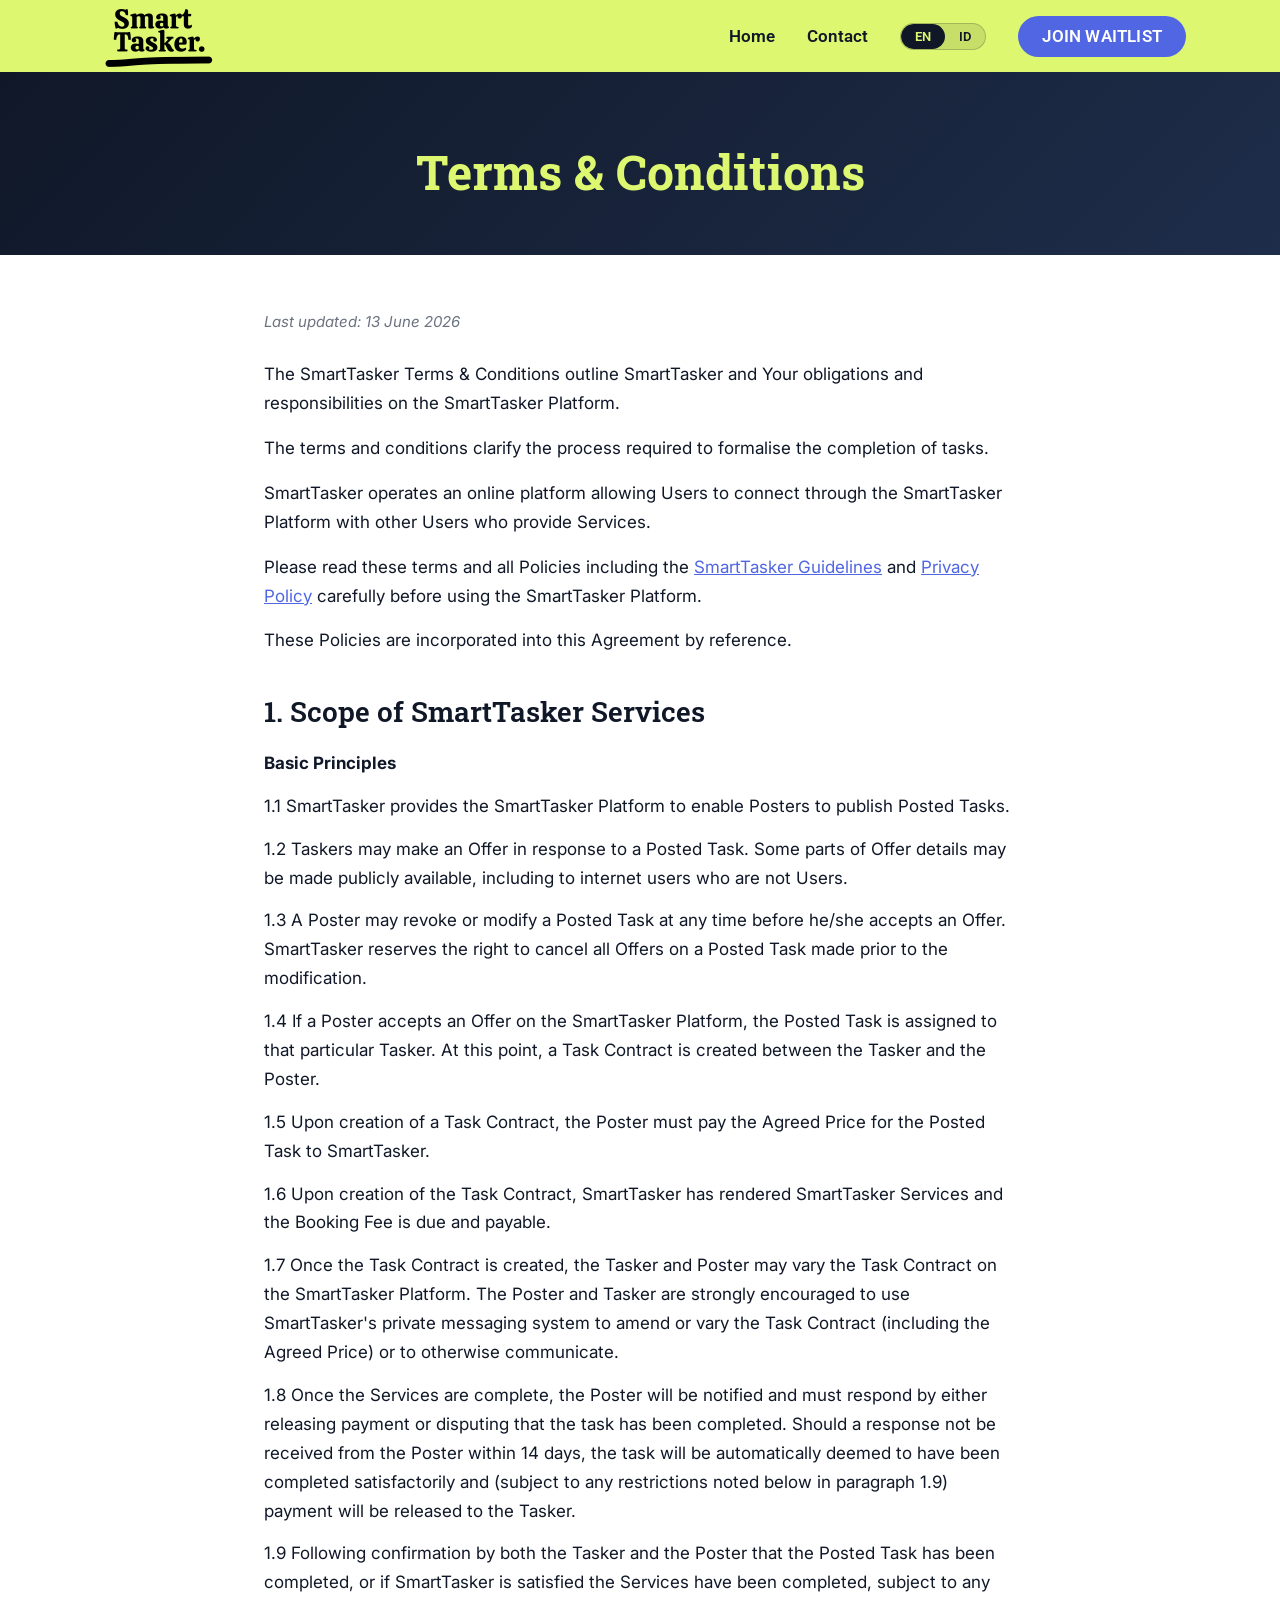
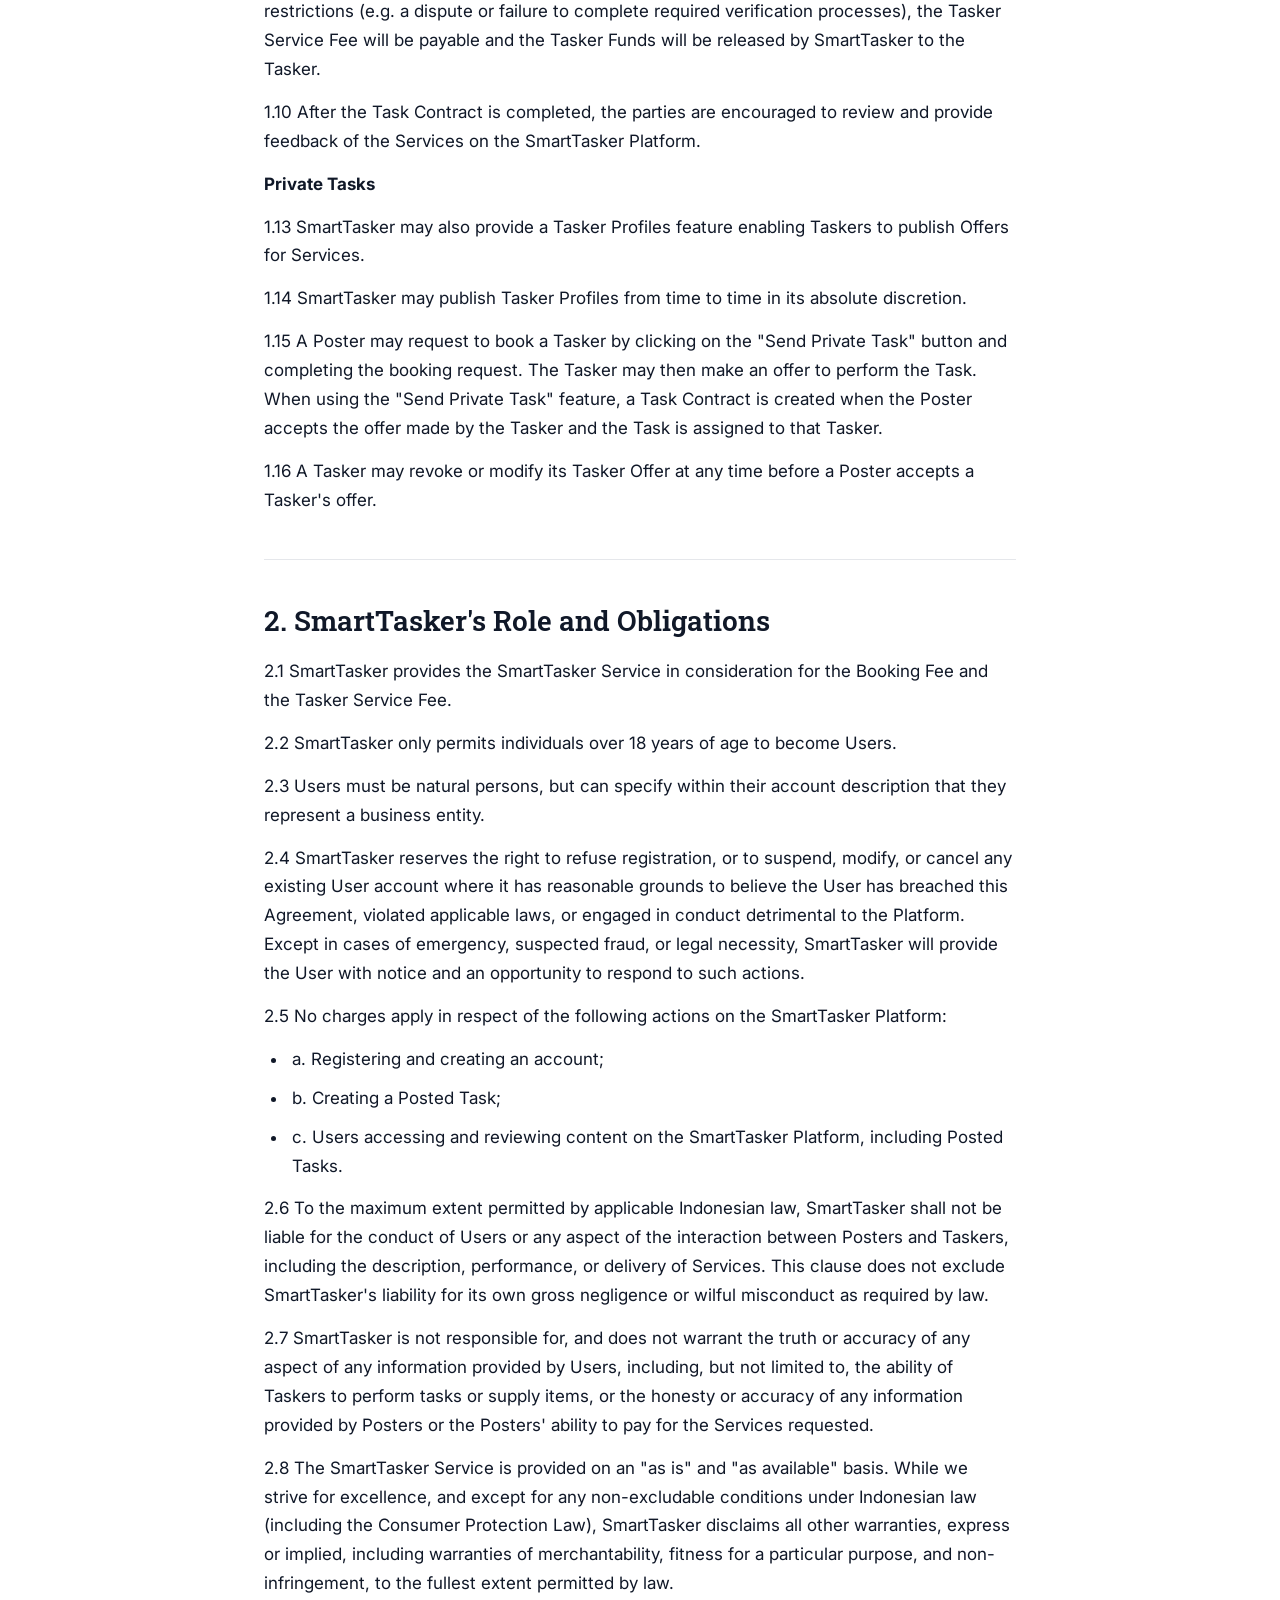
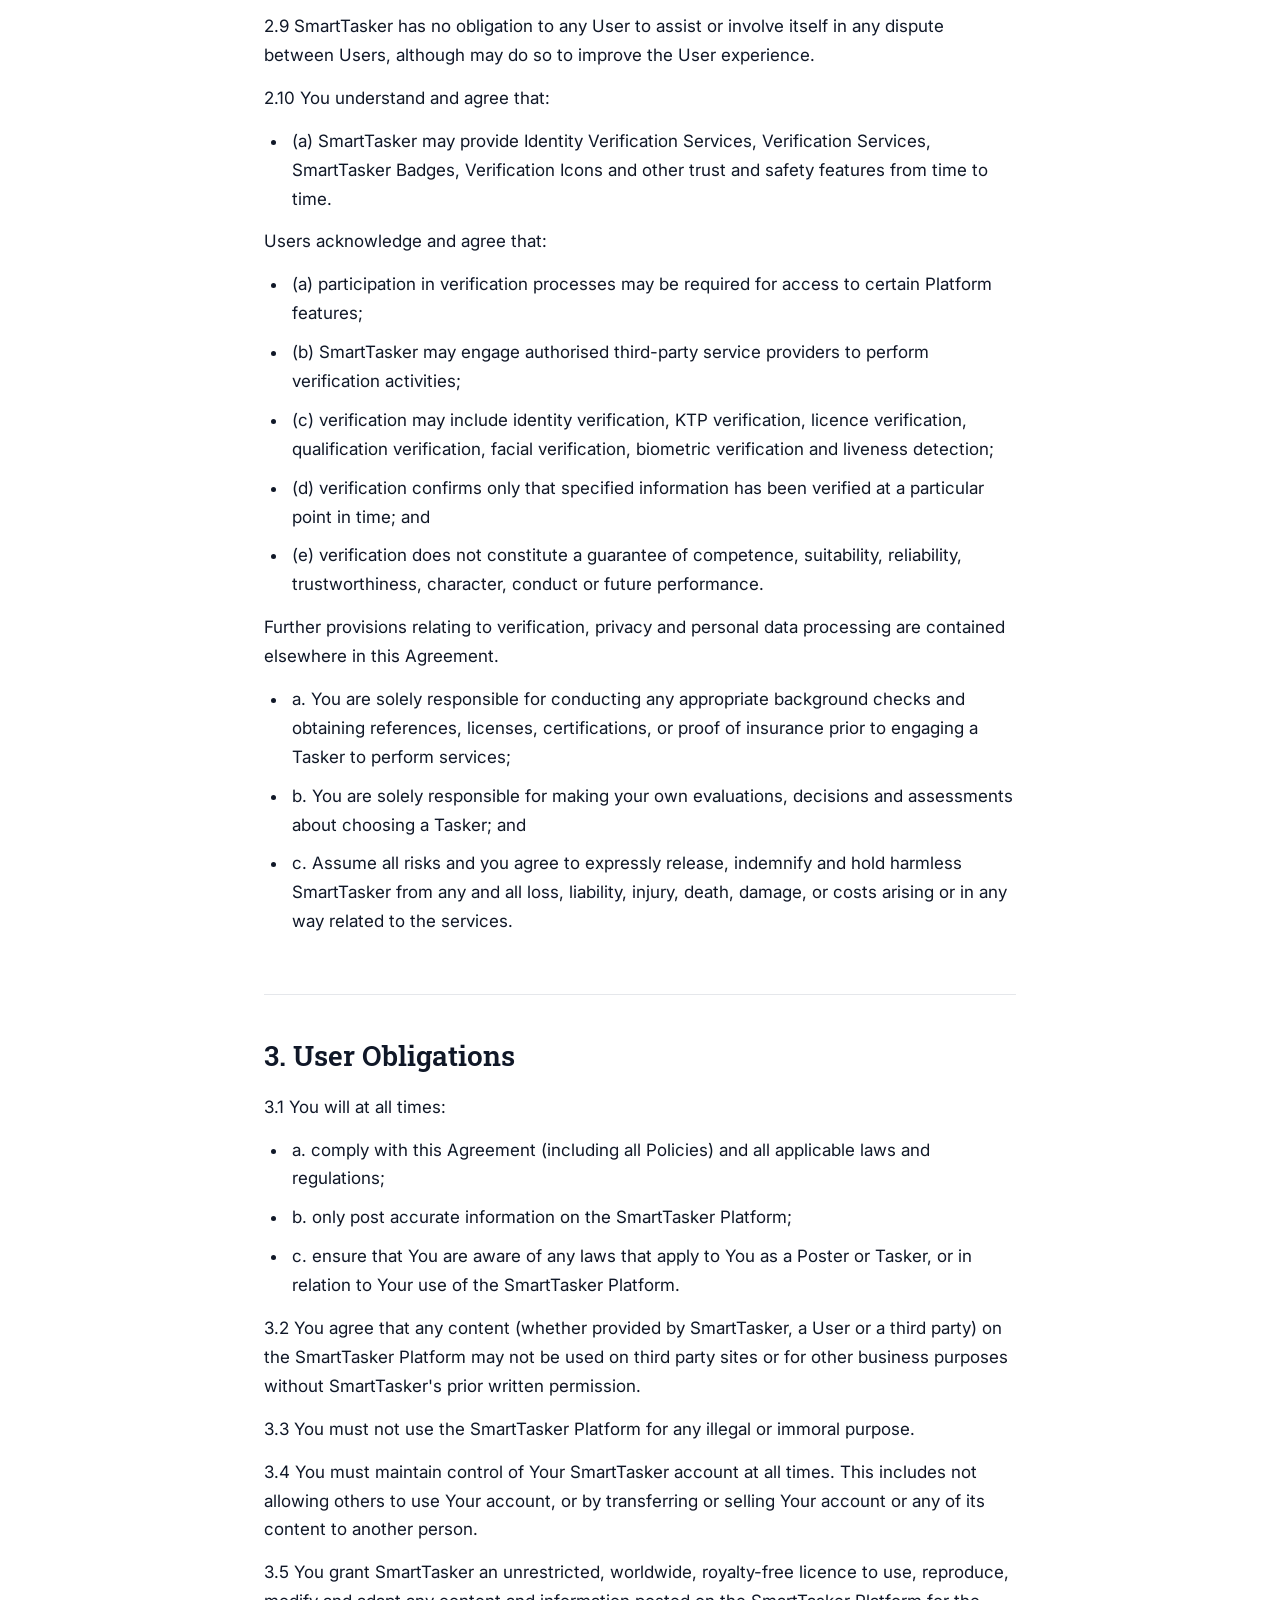
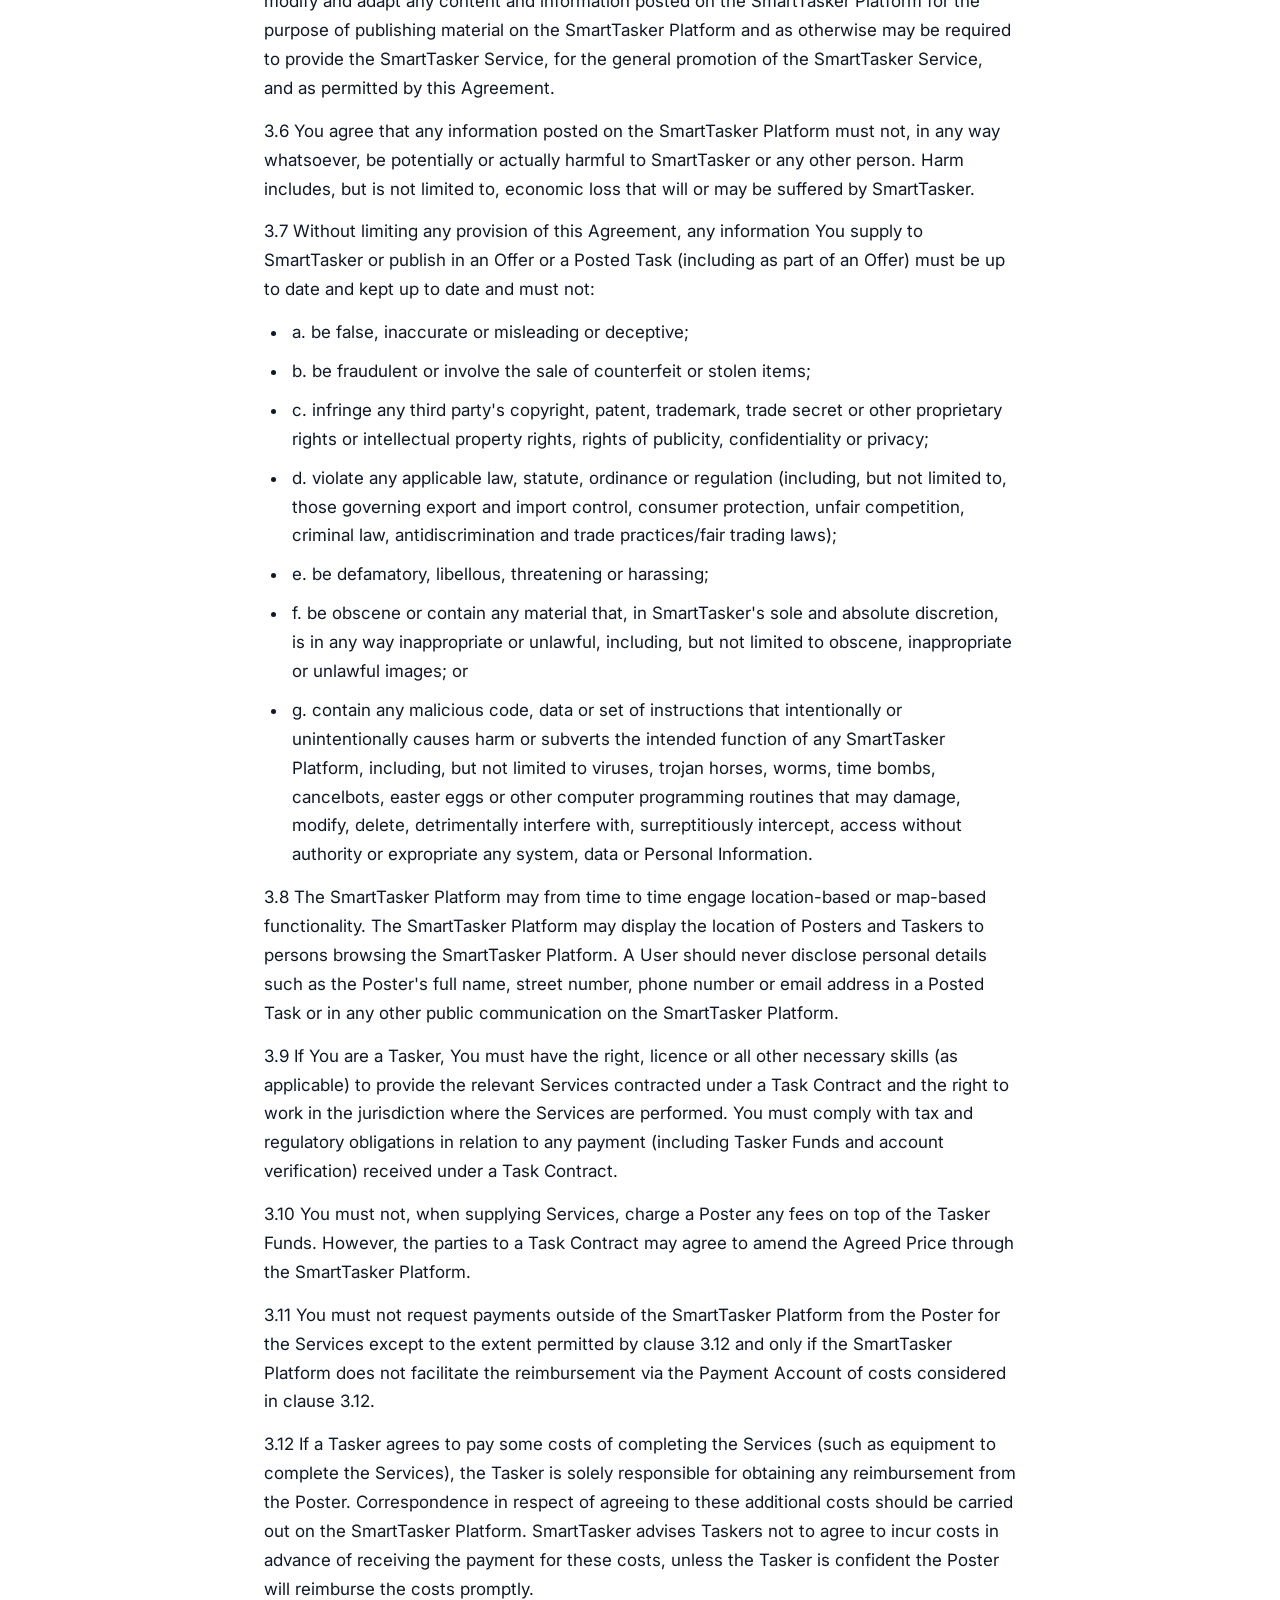
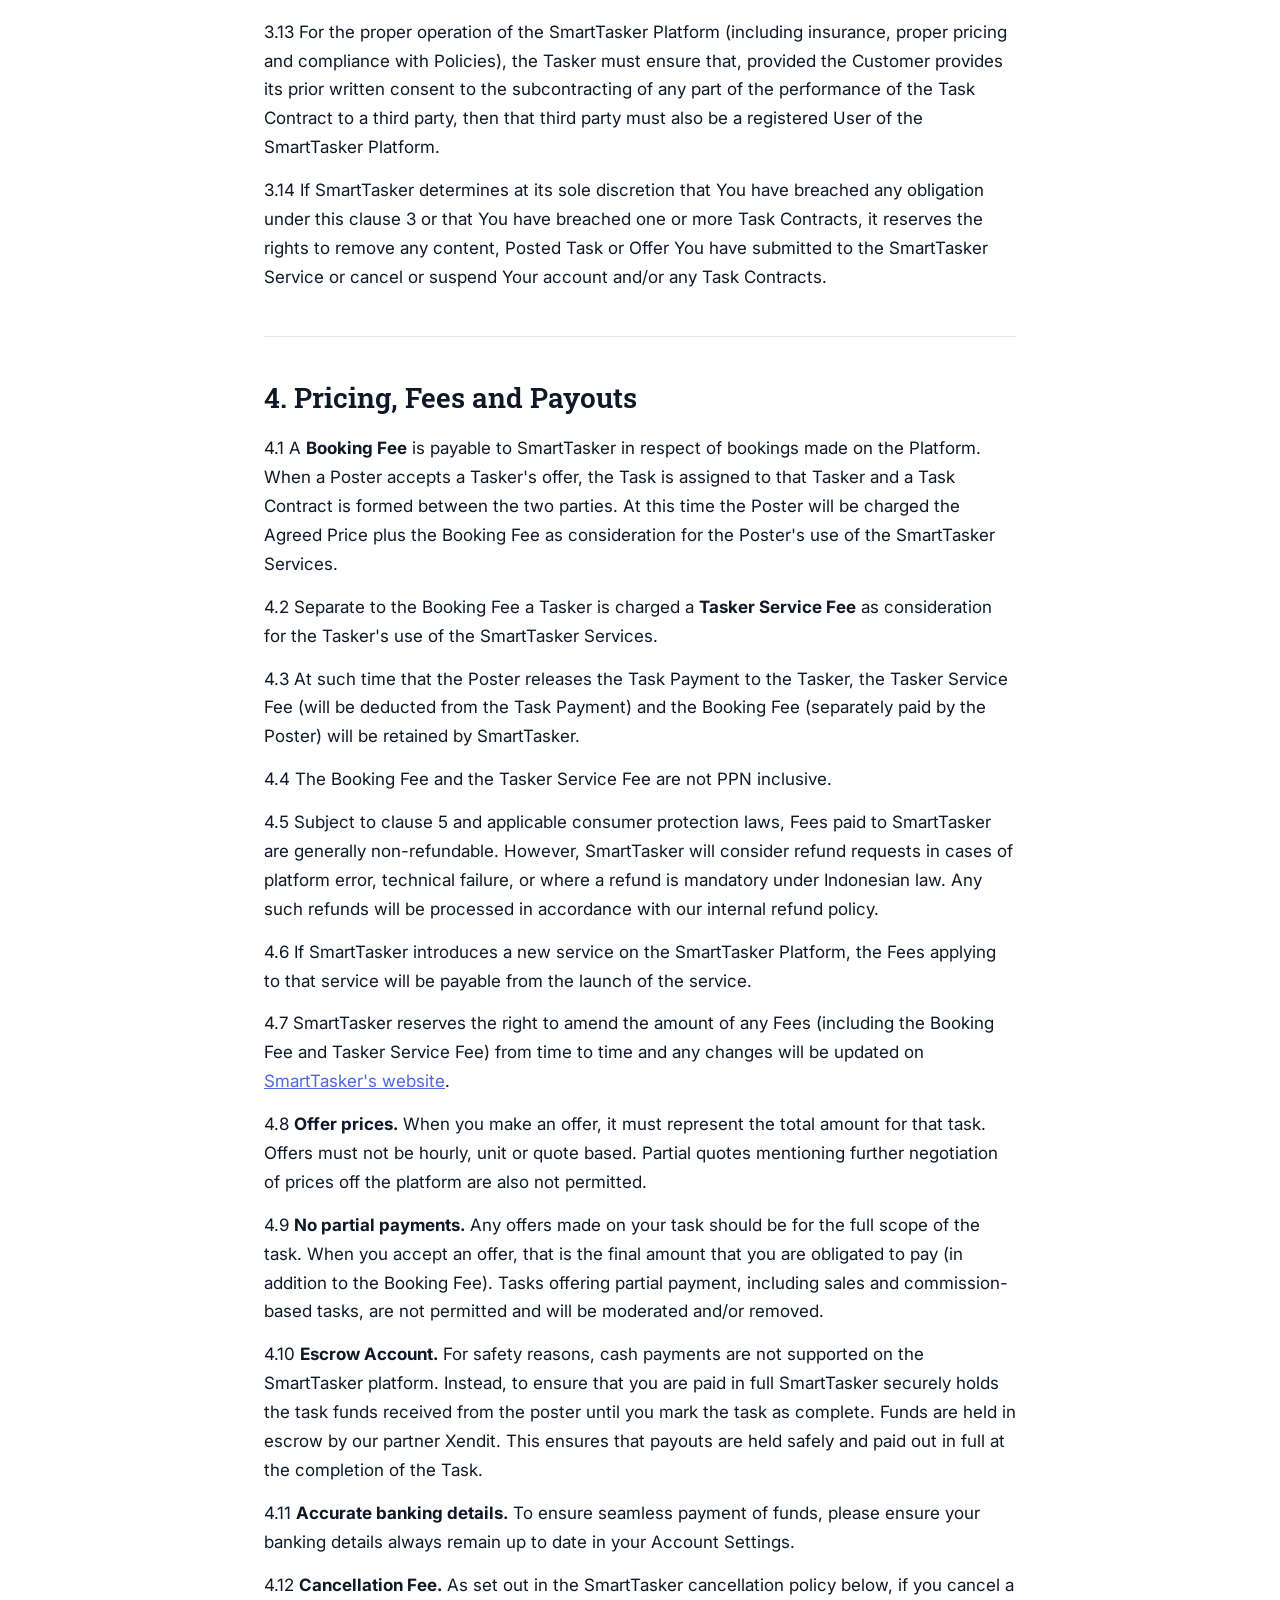
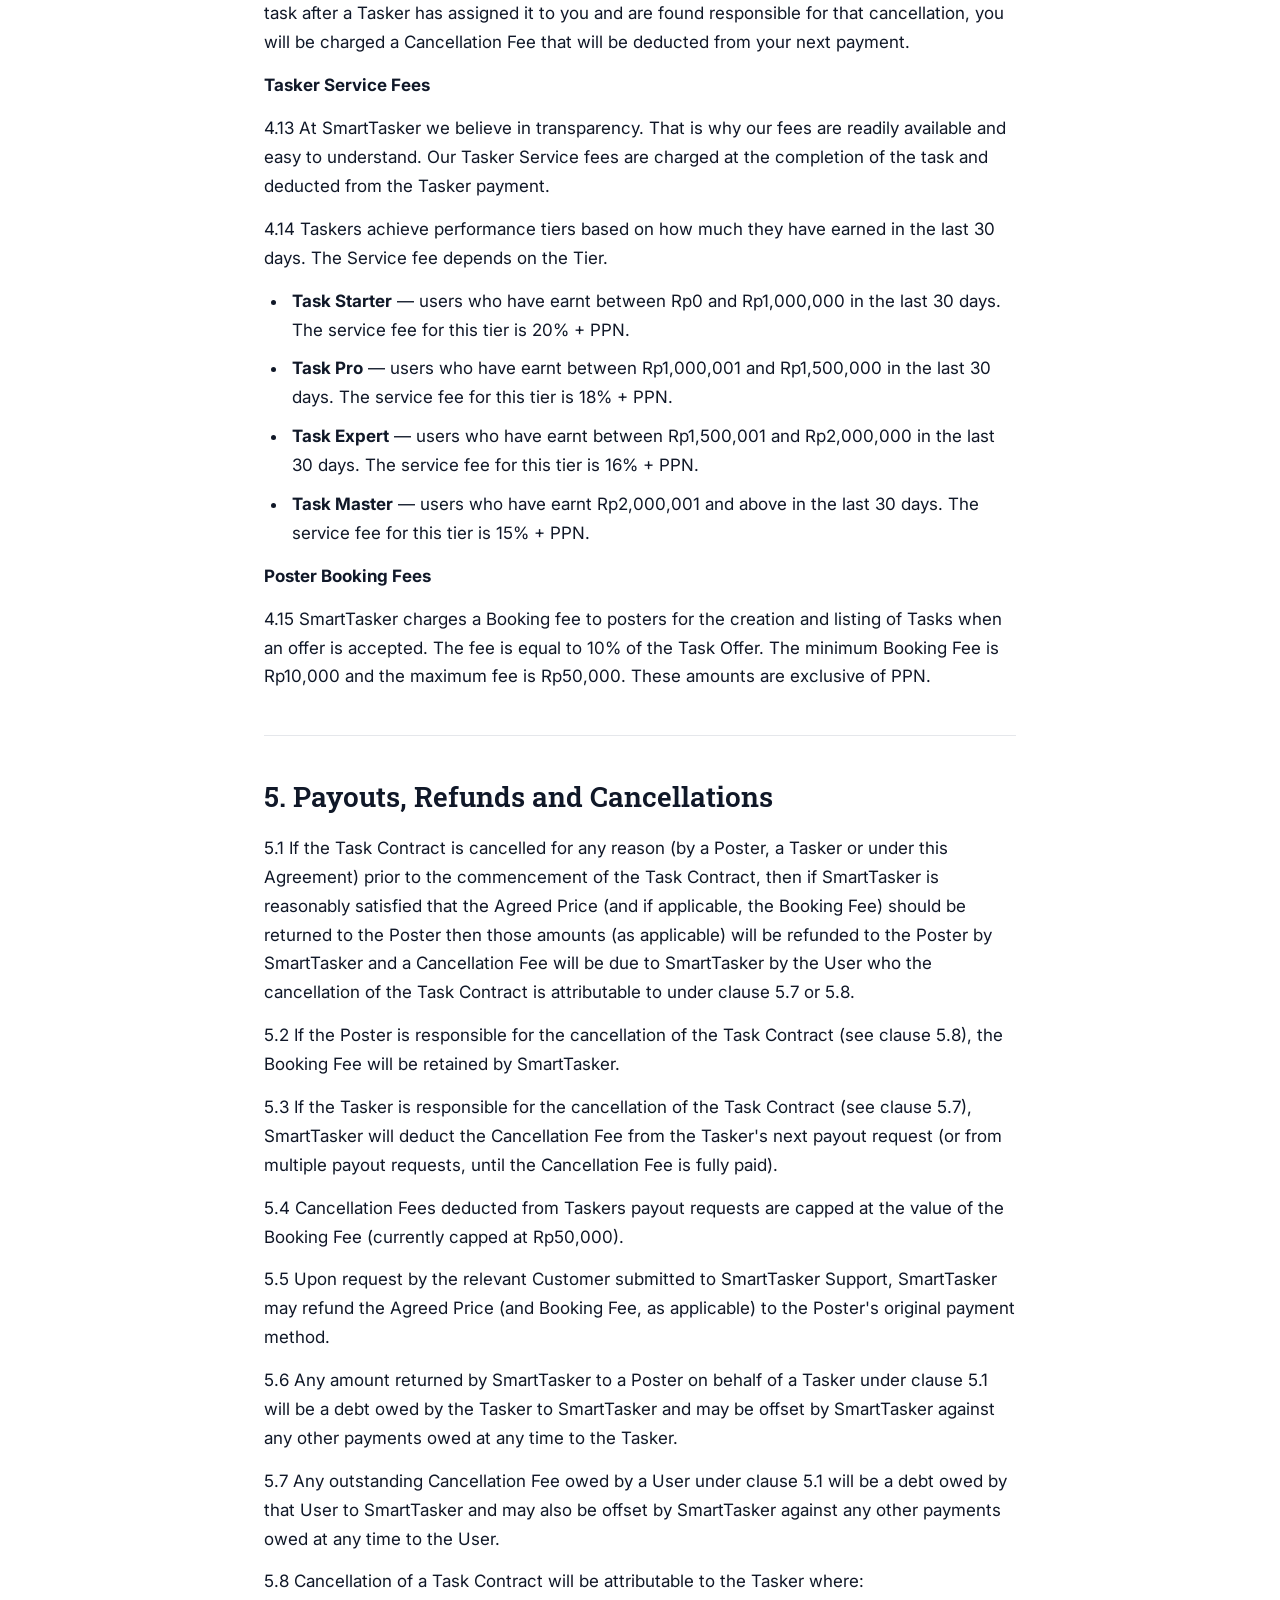
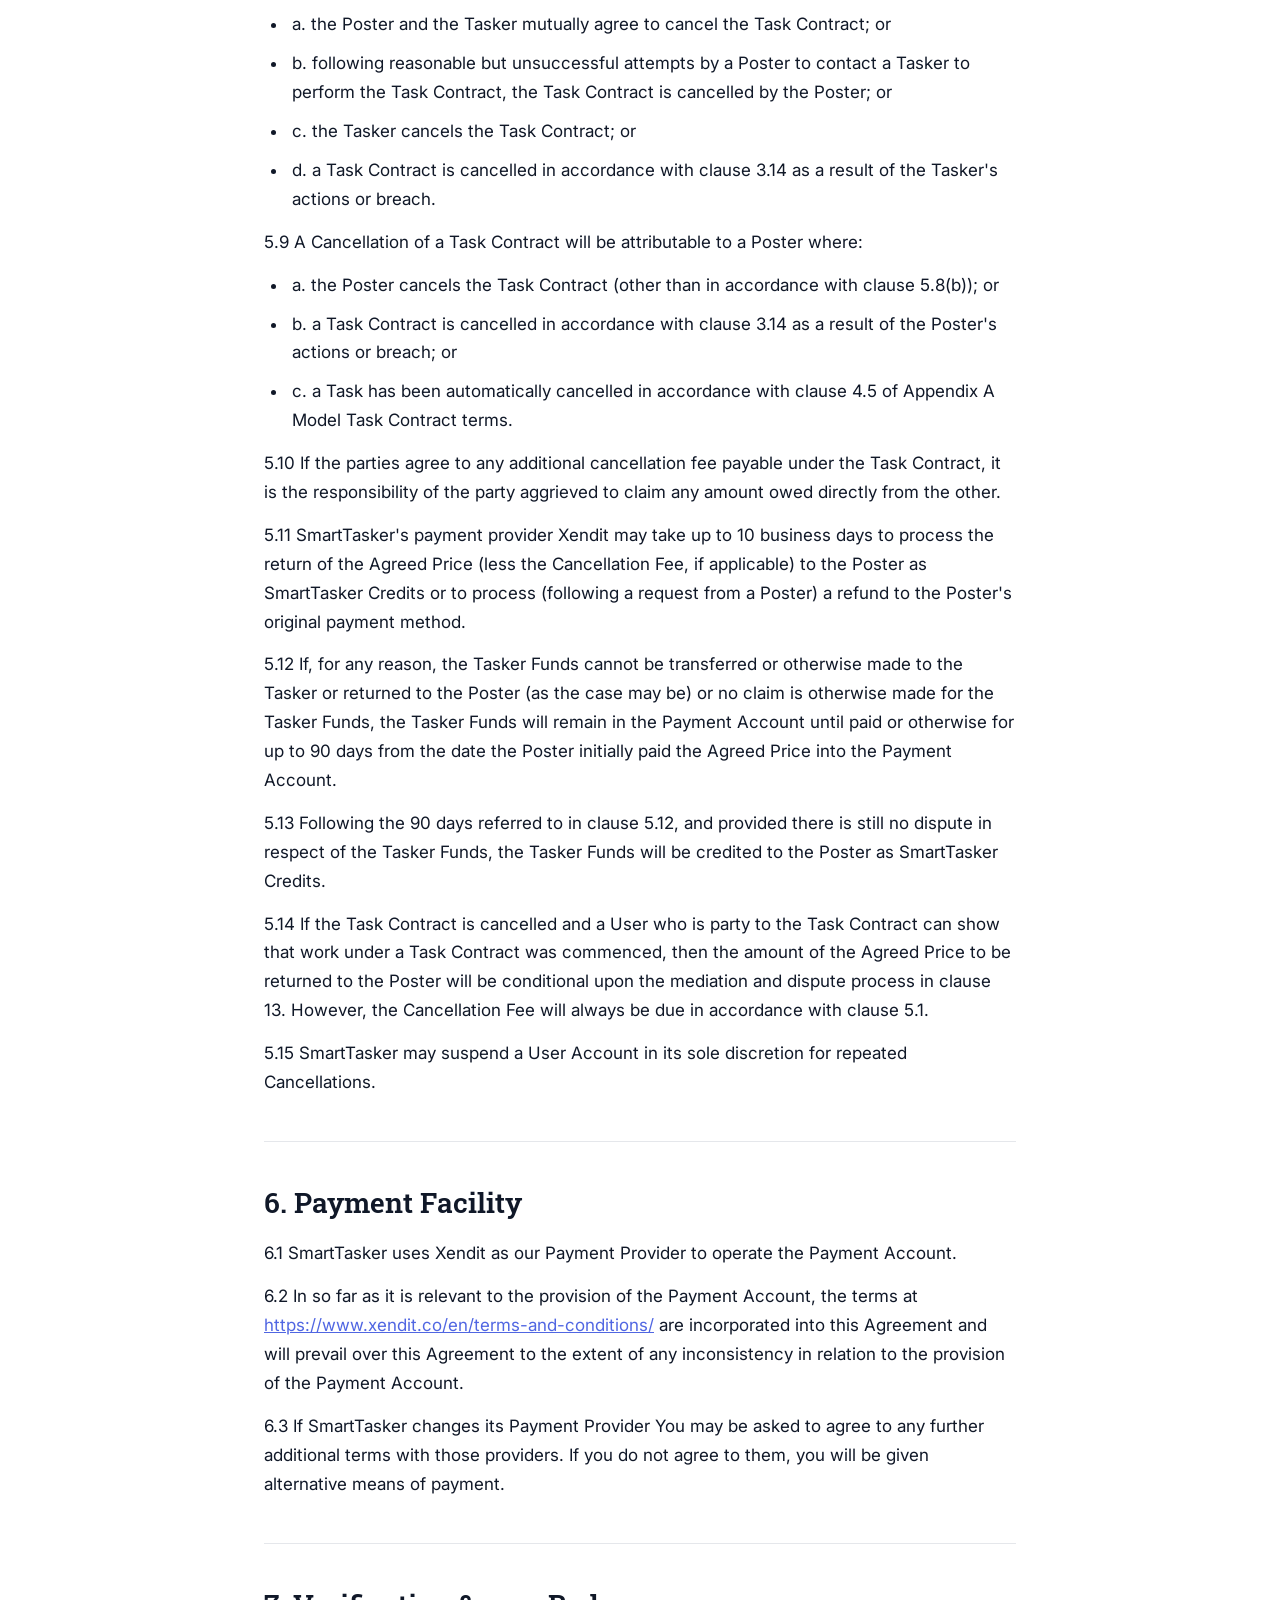
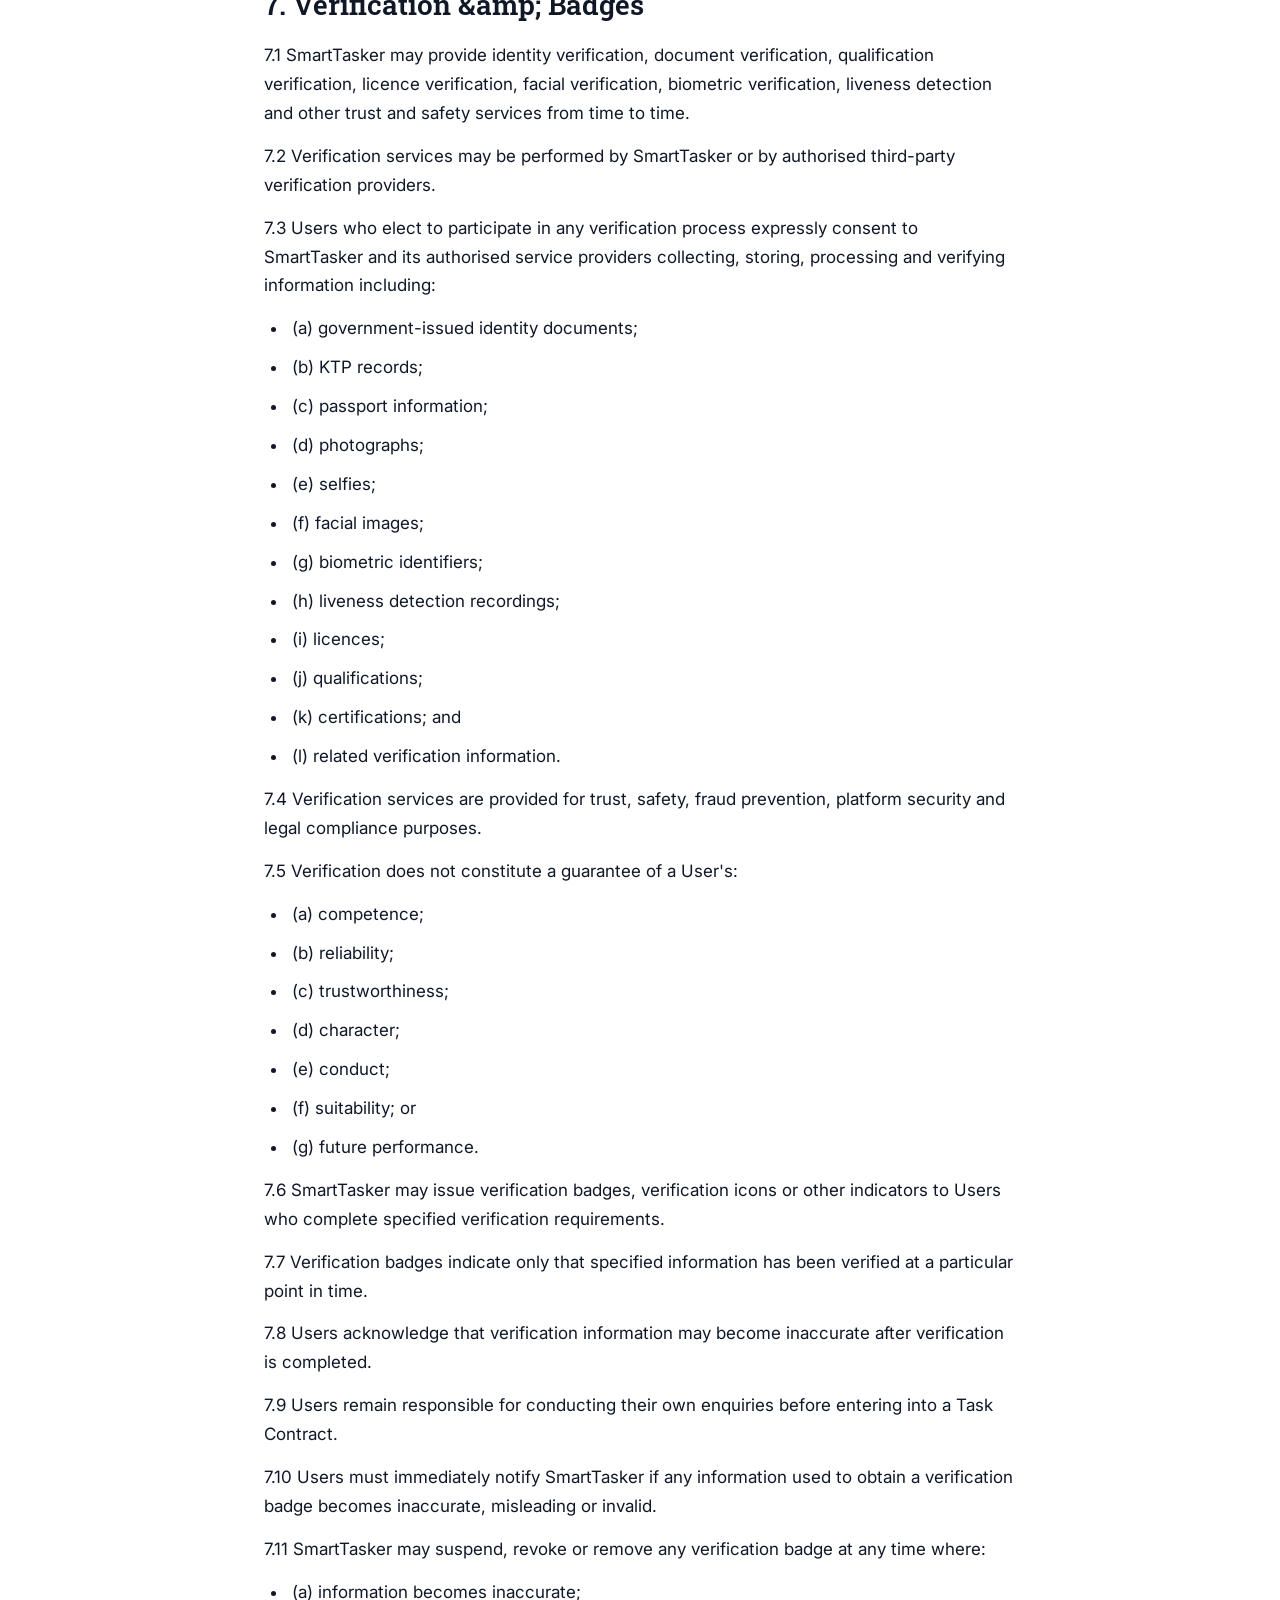
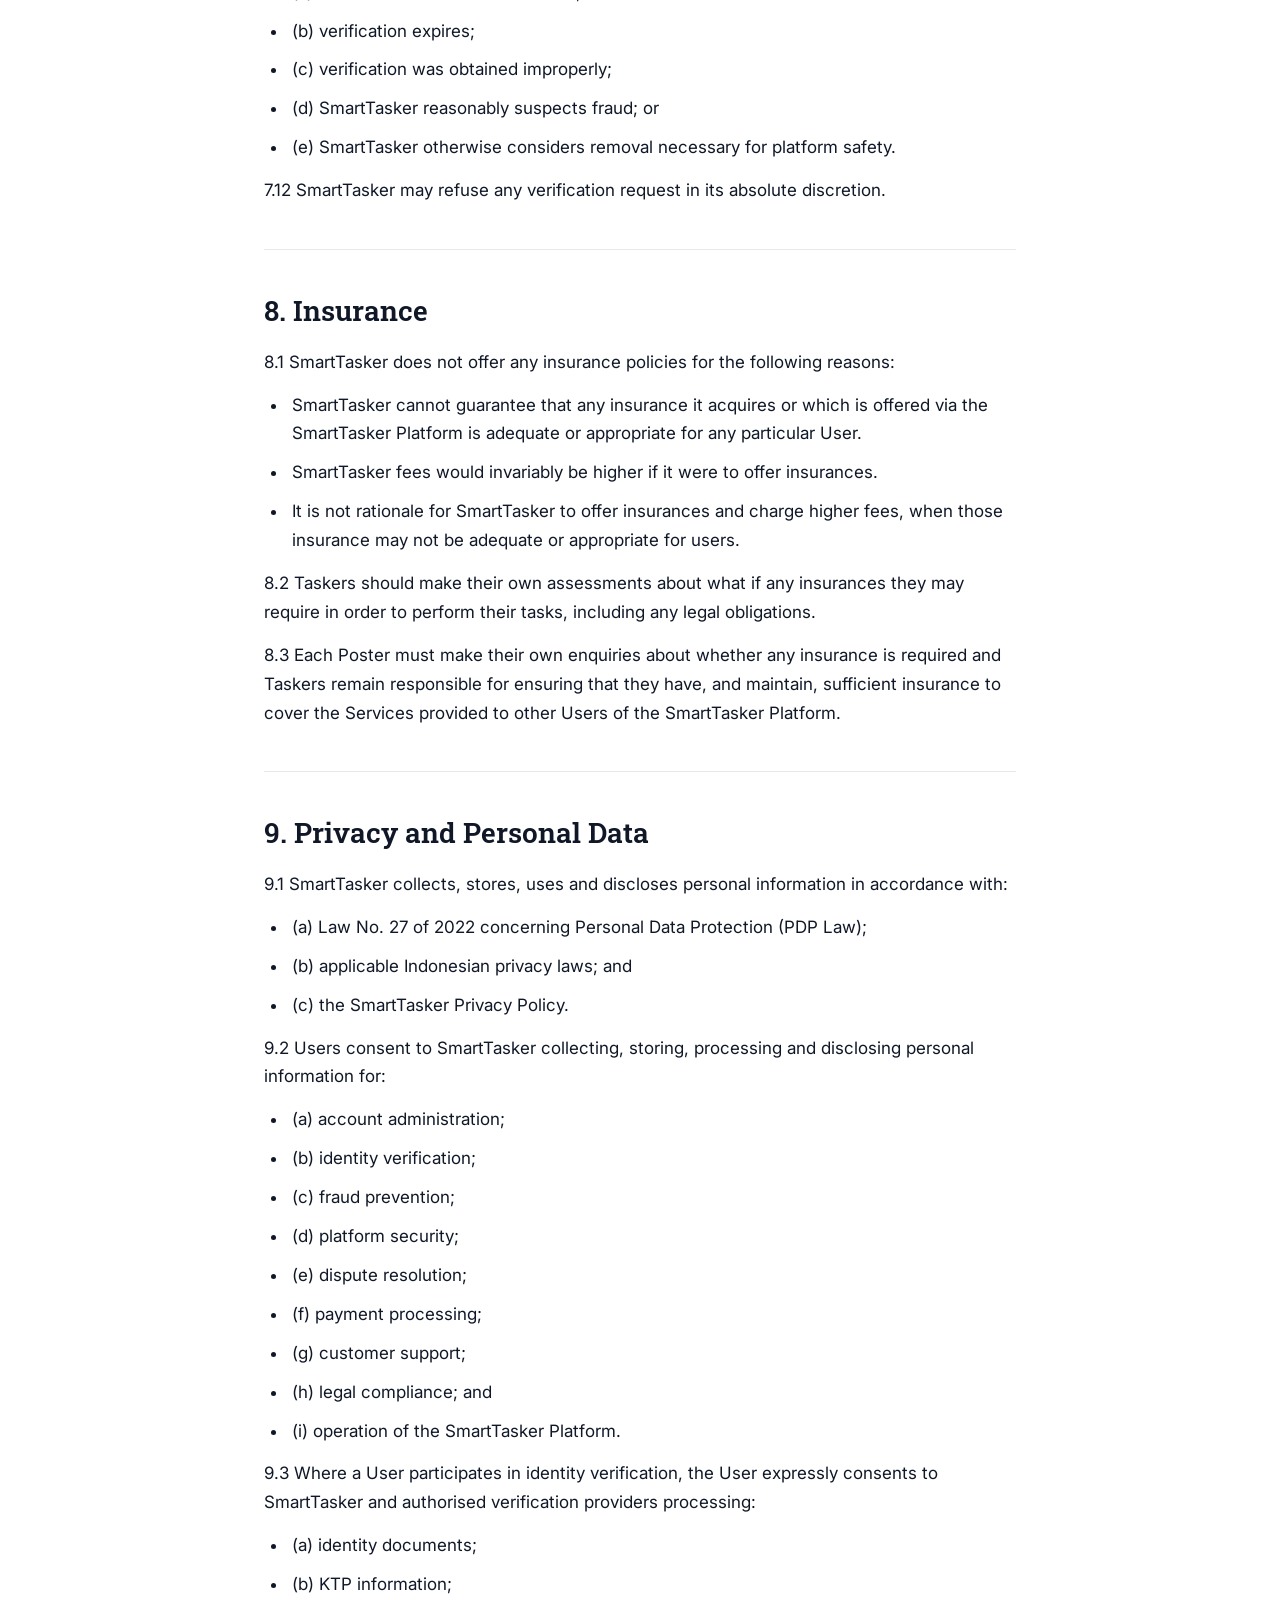
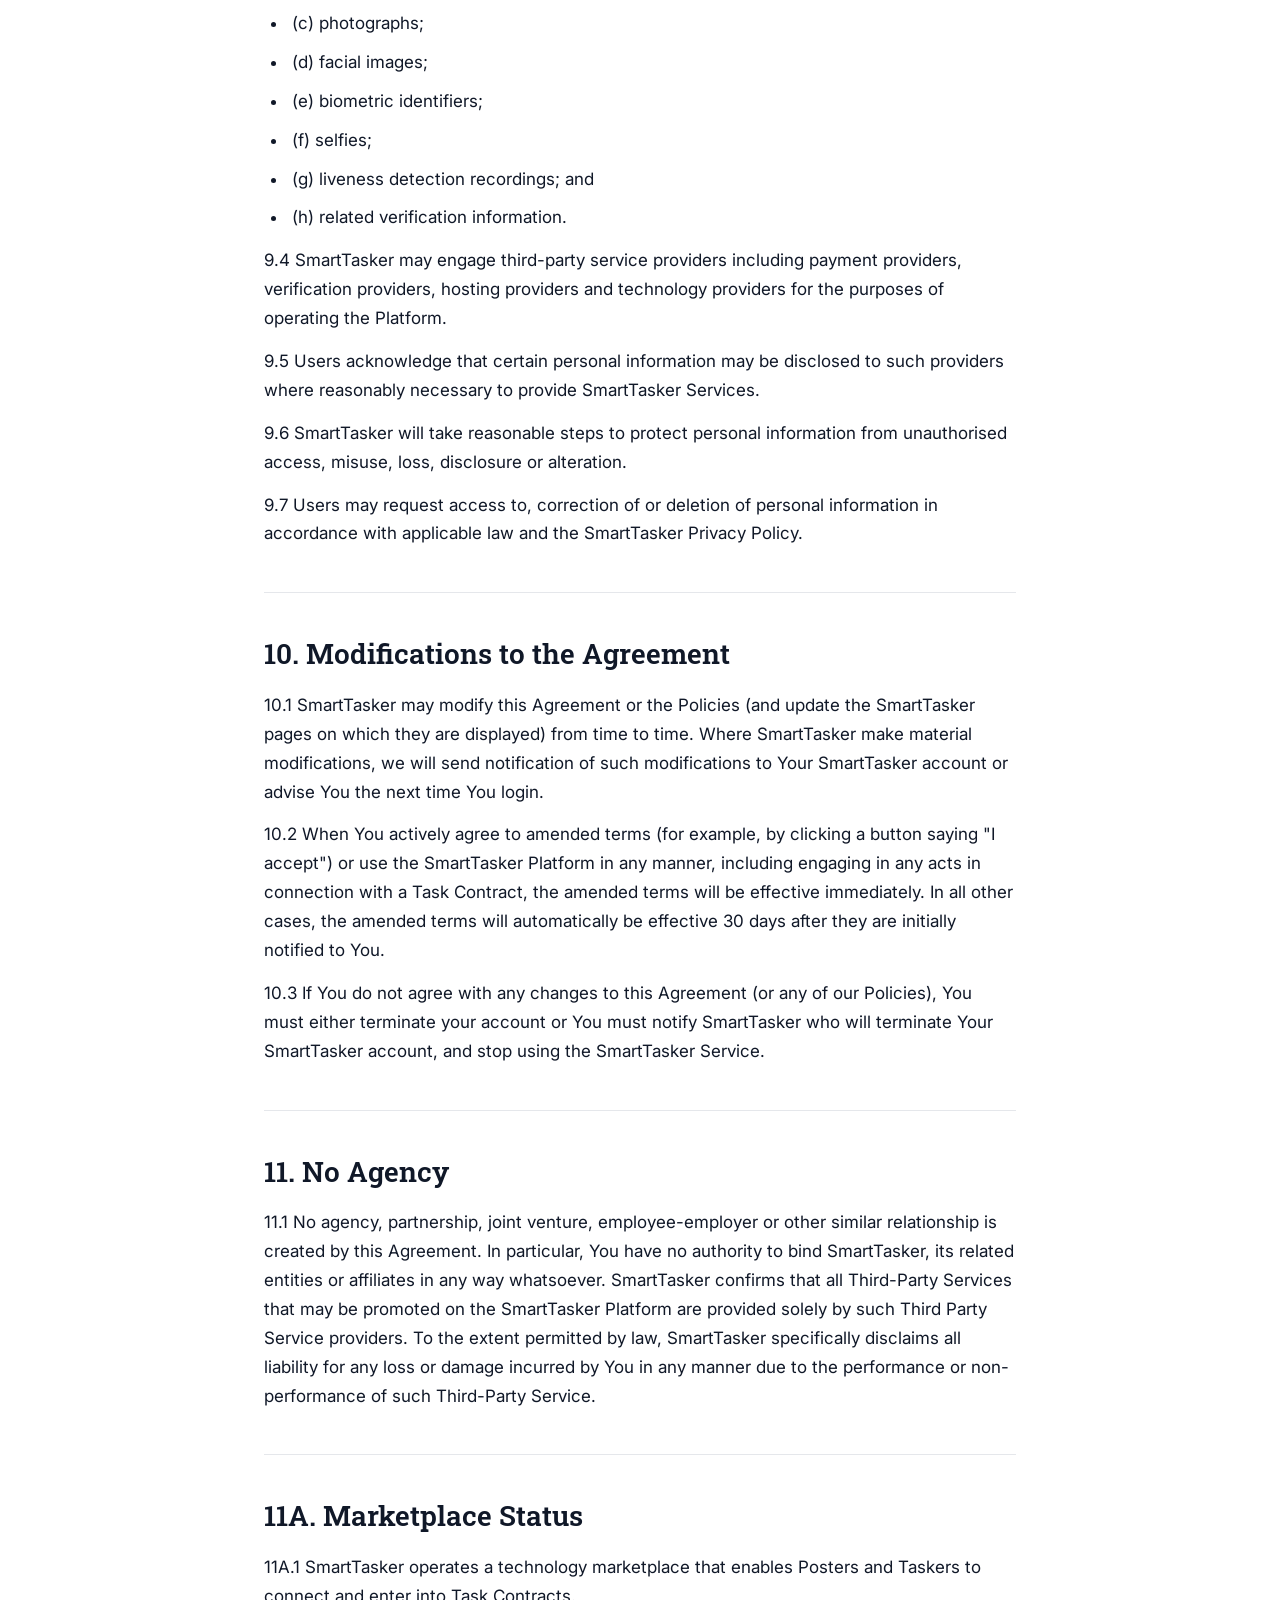
<file: terms.html>
<!DOCTYPE html>
<html lang="en">
<head>
  <meta charset="UTF-8">
  <meta name="viewport" content="width=device-width, initial-scale=1.0">

  <!-- ── Page meta ─────────────────────────────────────────── -->
  <title>Terms &amp; Conditions — SmartTasker Indonesia | smarttasker.id</title>
  <meta name="description" content="SmartTasker Indonesia Terms and Conditions. Rules governing use of the smarttasker.id platform.">
  <link rel="canonical" href="https://smarttasker.id/terms.html">

  <!-- Open Graph -->
  <meta property="og:title" content="Terms &amp; Conditions — SmartTasker Indonesia">
  <meta property="og:description" content="SmartTasker Indonesia Terms and Conditions. Rules governing use of the smarttasker.id platform.">
  <meta property="og:image" content="assets/images/logo-stacked-yellow2.png">
  <meta property="og:url" content="https://smarttasker.id/terms.html">
  <meta property="og:type" content="website">
  <meta property="og:site_name" content="SmartTasker Indonesia">

  <!-- Favicon -->
  <link rel="icon" type="image/png" href="assets/images/logo-stacked-yellow2.png">

  <!-- Google Fonts -->
  <link rel="preconnect" href="https://fonts.googleapis.com">
  <link rel="preconnect" href="https://fonts.gstatic.com" crossorigin>
  <link rel="stylesheet" href="https://fonts.googleapis.com/css2?family=Roboto:wght@100;300;400;500;600;700;900&family=Roboto+Slab:wght@100;300;400;500;600;700;900&family=Inter:wght@100;300;400;500;600;700;900&display=swap">

  <!-- Stylesheet -->
  <link rel="stylesheet" href="css/style.css">
</head>

<body>

  <!-- ══════════════════════════════════════════════════════════
       HEADER — copied exactly from privacy.html
       ══════════════════════════════════════════════════════════ -->
  <header class="site-header" role="banner">
    <div class="header-inner">

      <!-- Logo -->
      <a href="index.html" class="header-logo" aria-label="SmartTasker Indonesia — Home">
        <img src="assets/images/logo.png" alt="SmartTasker Indonesia" width="130" height="90">
      </a>

      <!-- Desktop nav -->
      <nav class="desktop-nav" aria-label="Main navigation">
        <a href="index.html" data-i18n="nav.home">Home</a>
        <a href="contact.html" data-i18n="nav.contact">Contact</a>

        <!-- Language toggle -->
        <div class="lang-toggle" role="group" aria-label="Language selector">
          <button class="lang-btn active" data-lang="en" aria-label="Switch to English">EN</button>
          <button class="lang-btn" data-lang="id" aria-label="Switch to Bahasa Indonesia">ID</button>
        </div>

        <!-- Header CTA (desktop only) -->
        <a href="index.html#waitlist" class="btn btn-accent header-cta" data-i18n="header.cta" data-cta="header">JOIN WAITLIST</a>
      </nav>

      <!-- Hamburger (mobile only) -->
      <button class="burger-btn" id="burger-btn" aria-expanded="false" aria-controls="mobile-nav" aria-label="Open navigation menu">
        <span></span>
        <span></span>
        <span></span>
      </button>
    </div>

    <!-- Mobile nav drawer -->
    <nav class="mobile-nav" id="mobile-nav" aria-label="Mobile navigation">
      <a href="index.html" data-i18n="nav.home">Home</a>
      <a href="contact.html" data-i18n="nav.contact">Contact</a>
      <div class="lang-toggle" role="group" aria-label="Language selector">
        <button class="lang-btn active" data-lang="en">EN</button>
        <button class="lang-btn" data-lang="id">ID</button>
      </div>
      <a href="index.html#waitlist" class="btn btn-accent" data-i18n="header.cta" data-cta="mobile-header">JOIN WAITLIST</a>
    </nav>
  </header>


  <!-- ══════════════════════════════════════════════════════════
       PAGE HERO — legal subpage band
       ══════════════════════════════════════════════════════════ -->
  <section class="page-hero" aria-label="Page title">
    <div class="page-hero__inner">
      <h1 data-i18n="terms.hero.title">Terms &amp; Conditions</h1>
    </div>
  </section>


  <!-- ══════════════════════════════════════════════════════════
       MAIN CONTENT
       ══════════════════════════════════════════════════════════ -->
  <main class="legal-content" id="main-content">

    <!-- Last updated -->
    <p class="legal-effective" data-i18n="terms.effective">Last updated: 13 June 2026</p>

    <!-- Intro -->
    <div class="legal-intro" data-i18n-html="terms.intro">
      <p>The SmartTasker Terms &amp; Conditions outline SmartTasker and Your obligations and responsibilities on the SmartTasker Platform.</p>
    </div>


    <!-- ── Section 1: Scope of SmartTasker Services ──────────────── -->
    <section class="legal-section" aria-labelledby="s1-heading">
      <h2 id="s1-heading" data-i18n="terms.s1.heading">1. Scope of SmartTasker Services</h2>
      <div data-i18n-html="terms.s1.body">
        <p>SmartTasker provides the SmartTasker Platform to enable Posters to publish Posted Tasks.</p>
      </div>
    </section>


    <!-- ── Section 2: SmartTasker's Role and Obligations ─────────── -->
    <section class="legal-section" aria-labelledby="s2-heading">
      <h2 id="s2-heading" data-i18n="terms.s2.heading">2. SmartTasker's Role and Obligations</h2>
      <div data-i18n-html="terms.s2.body">
        <p>SmartTasker provides the SmartTasker Service in consideration for the Booking Fee and the Tasker Service Fee.</p>
      </div>
    </section>


    <!-- ── Section 3: User Obligations ──────────────────────────── -->
    <section class="legal-section" aria-labelledby="s3-heading">
      <h2 id="s3-heading" data-i18n="terms.s3.heading">3. User Obligations</h2>
      <div data-i18n-html="terms.s3.body">
        <p>You will at all times comply with this Agreement and all applicable laws and regulations.</p>
      </div>
    </section>


    <!-- ── Section 4: Pricing, Fees and Payouts ──────────────────── -->
    <section class="legal-section" aria-labelledby="s4-heading">
      <h2 id="s4-heading" data-i18n="terms.s4.heading">4. Pricing, Fees and Payouts</h2>
      <div data-i18n-html="terms.s4.body">
        <p>A Booking Fee is payable to SmartTasker in respect of bookings made on the Platform.</p>
      </div>
    </section>


    <!-- ── Section 5: Payouts, Refunds and Cancellations ─────────── -->
    <section class="legal-section" aria-labelledby="s5-heading">
      <h2 id="s5-heading" data-i18n="terms.s5.heading">5. Payouts, Refunds and Cancellations</h2>
      <div data-i18n-html="terms.s5.body">
        <p>Cancellation and refund rules governing Task Contracts.</p>
      </div>
    </section>


    <!-- ── Section 6: Payment Facility ──────────────────────────── -->
    <section class="legal-section" aria-labelledby="s6-heading">
      <h2 id="s6-heading" data-i18n="terms.s6.heading">6. Payment Facility</h2>
      <div data-i18n-html="terms.s6.body">
        <p>SmartTasker uses Xendit as our Payment Provider to operate the Payment Account.</p>
      </div>
    </section>


    <!-- ── Section 7: Verification & Badges ──────────────────────── -->
    <section class="legal-section" aria-labelledby="s7-heading">
      <h2 id="s7-heading" data-i18n="terms.s7.heading">7. Verification &amp; Badges</h2>
      <div data-i18n-html="terms.s7.body">
        <p>SmartTasker may provide identity verification, document verification and other trust and safety services.</p>
      </div>
    </section>


    <!-- ── Section 8: Insurance ───────────────────────────────────── -->
    <section class="legal-section" aria-labelledby="s8-heading">
      <h2 id="s8-heading" data-i18n="terms.s8.heading">8. Insurance</h2>
      <div data-i18n-html="terms.s8.body">
        <p>SmartTasker does not offer any insurance policies.</p>
      </div>
    </section>


    <!-- ── Section 9: Privacy and Personal Data ──────────────────── -->
    <section class="legal-section" aria-labelledby="s9-heading">
      <h2 id="s9-heading" data-i18n="terms.s9.heading">9. Privacy and Personal Data</h2>
      <div data-i18n-html="terms.s9.body">
        <p>SmartTasker collects, stores, uses and discloses personal information in accordance with applicable law.</p>
      </div>
    </section>


    <!-- ── Section 10: Modifications to the Agreement ────────────── -->
    <section class="legal-section" aria-labelledby="s10-heading">
      <h2 id="s10-heading" data-i18n="terms.s10.heading">10. Modifications to the Agreement</h2>
      <div data-i18n-html="terms.s10.body">
        <p>SmartTasker may modify this Agreement or the Policies from time to time.</p>
      </div>
    </section>


    <!-- ── Section 11: No Agency ──────────────────────────────────── -->
    <section class="legal-section" aria-labelledby="s11-heading">
      <h2 id="s11-heading" data-i18n="terms.s11.heading">11. No Agency</h2>
      <div data-i18n-html="terms.s11.body">
        <p>No agency, partnership, joint venture, employee-employer or other similar relationship is created by this Agreement.</p>
      </div>
    </section>


    <!-- ── Section 11A: Marketplace Status ───────────────────────── -->
    <section class="legal-section" aria-labelledby="s11a-heading">
      <h2 id="s11a-heading" data-i18n="terms.s11a.heading">11A. Marketplace Status</h2>
      <div data-i18n-html="terms.s11a.body">
        <p>SmartTasker operates a technology marketplace that enables Posters and Taskers to connect and enter into Task Contracts.</p>
      </div>
    </section>


    <!-- ── Section 12: Notices ────────────────────────────────────── -->
    <section class="legal-section" aria-labelledby="s12-heading">
      <h2 id="s12-heading" data-i18n="terms.s12.heading">12. Notices</h2>
      <div data-i18n-html="terms.s12.body">
        <p>Except as stated otherwise, any notices must be given by registered ordinary post or by email.</p>
      </div>
    </section>


    <!-- ── Section 13: Mediation and Dispute Resolution ──────────── -->
    <section class="legal-section" aria-labelledby="s13-heading">
      <h2 id="s13-heading" data-i18n="terms.s13.heading">13. Mediation and Dispute Resolution</h2>
      <div data-i18n-html="terms.s13.body">
        <p>SmartTasker encourages You to try and cooperate with the other User to resolve disputes directly.</p>
      </div>
    </section>


    <!-- ── Section 14: Termination ────────────────────────────────── -->
    <section class="legal-section" aria-labelledby="s14-heading">
      <h2 id="s14-heading" data-i18n="terms.s14.heading">14. Termination</h2>
      <div data-i18n-html="terms.s14.body">
        <p>Either You or SmartTasker may terminate your account and this Agreement at any time for any reason.</p>
      </div>
    </section>


    <!-- ── Section 15: General ────────────────────────────────────── -->
    <section class="legal-section" aria-labelledby="s15-heading">
      <h2 id="s15-heading" data-i18n="terms.s15.heading">15. General</h2>
      <div data-i18n-html="terms.s15.body">
        <p>The provisions of this Agreement are severable.</p>
      </div>
    </section>


    <!-- ── Section 15A: Taxes ─────────────────────────────────────── -->
    <section class="legal-section" aria-labelledby="s15a-heading">
      <h2 id="s15a-heading" data-i18n="terms.s15a.heading">15A. Taxes</h2>
      <div data-i18n-html="terms.s15a.body">
        <p>Taskers are solely responsible for any taxes arising from payments received through the SmartTasker Platform.</p>
      </div>
    </section>


    <!-- ── Appendix A: Model Task Contract ───────────────────────── -->
    <section class="legal-section" aria-labelledby="appA-heading">
      <h2 id="appA-heading" data-i18n="terms.appA.heading">Appendix A: Model Task Contract</h2>
      <div data-i18n-html="terms.appA.body">
        <p>The terms used in this Task Contract have the meaning set out in the SmartTasker Glossary.</p>
      </div>
    </section>


    <!-- ── Appendix B: Indonesia-Specific Terms ──────────────────── -->
    <section class="legal-section" aria-labelledby="appB-heading">
      <h2 id="appB-heading" data-i18n="terms.appB.heading">Appendix B: Indonesia-Specific Terms</h2>
      <div data-i18n-html="terms.appB.body">
        <p>Terms applicable to all Users accessing or using the SmartTasker Platform in Indonesia.</p>
      </div>
    </section>


    <!-- ── Glossary ──────────────────────────────────────────────── -->
    <section class="legal-section" aria-labelledby="glossary-heading">
      <h2 id="glossary-heading" data-i18n="terms.glossary.heading">Glossary</h2>
      <div data-i18n-html="terms.glossary.body">
        <p>Defined terms used throughout this Agreement.</p>
      </div>
    </section>


    <!-- ── Rules of Interpretation ───────────────────────────────── -->
    <section class="legal-section" aria-labelledby="interpretation-heading">
      <h2 id="interpretation-heading" data-i18n="terms.interpretation.heading">Rules of Interpretation</h2>
      <div data-i18n-html="terms.interpretation.body">
        <p>Rules governing the interpretation of this Agreement.</p>
      </div>
    </section>

  </main>


  <!-- ══════════════════════════════════════════════════════════
       FOOTER — copied exactly from privacy.html
       ══════════════════════════════════════════════════════════ -->
  <footer class="site-footer" role="contentinfo">
    <div class="footer-inner">

      <!-- Column 1: Logo + social icons -->
      <div class="footer-col footer-col--brand">
        <a href="index.html" class="footer-logo" aria-label="SmartTasker Indonesia — Home">
          <img src="assets/images/logo-stacked-no-padding.png" alt="SmartTasker Indonesia" width="140" loading="lazy">
        </a>

        <nav class="social-icons" aria-label="SmartTasker social media">

          <!-- Instagram -->
          <a href="https://www.instagram.com/smarttaskerindonesia" class="social-icon" target="_blank" rel="noopener noreferrer" aria-label="SmartTasker on Instagram">
            <svg viewBox="0 0 24 24" xmlns="http://www.w3.org/2000/svg" aria-hidden="true" focusable="false">
              <path d="M12 2.163c3.204 0 3.584.012 4.85.07 3.252.148 4.771 1.691 4.919 4.919.058 1.265.069 1.645.069 4.849 0 3.205-.012 3.584-.069 4.849-.149 3.225-1.664 4.771-4.919 4.919-1.266.058-1.644.07-4.85.07-3.204 0-3.584-.012-4.849-.07-3.26-.149-4.771-1.699-4.919-4.92-.058-1.265-.07-1.644-.07-4.849 0-3.204.013-3.583.07-4.849.149-3.227 1.664-4.771 4.919-4.919 1.266-.057 1.645-.069 4.849-.069zm0-2.163c-3.259 0-3.667.014-4.947.072-4.358.2-6.78 2.618-6.98 6.98-.059 1.281-.073 1.689-.073 4.948 0 3.259.014 3.668.072 4.948.2 4.358 2.618 6.78 6.98 6.98 1.281.058 1.689.072 4.948.072 3.259 0 3.668-.014 4.948-.072 4.354-.2 6.782-2.618 6.979-6.98.059-1.28.073-1.689.073-4.948 0-3.259-.014-3.667-.072-4.947-.196-4.354-2.617-6.78-6.979-6.98-1.281-.059-1.69-.073-4.949-.073zm0 5.838c-3.403 0-6.162 2.759-6.162 6.162s2.759 6.163 6.162 6.163 6.162-2.759 6.162-6.163c0-3.403-2.759-6.162-6.162-6.162zm0 10.162c-2.209 0-4-1.79-4-4 0-2.209 1.791-4 4-4s4 1.791 4 4c0 2.21-1.791 4-4 4zm6.406-11.845c-.796 0-1.441.645-1.441 1.44s.645 1.44 1.441 1.44c.795 0 1.439-.645 1.439-1.44s-.644-1.44-1.439-1.44z"/>
            </svg>
          </a>

          <!-- Facebook -->
          <a href="https://www.facebook.com/share/18EG9h3VkW/" class="social-icon" target="_blank" rel="noopener noreferrer" aria-label="SmartTasker on Facebook">
            <svg viewBox="0 0 24 24" xmlns="http://www.w3.org/2000/svg" aria-hidden="true" focusable="false">
              <path d="M24 12.073c0-6.627-5.373-12-12-12s-12 5.373-12 12c0 5.99 4.388 10.954 10.125 11.854v-8.385H7.078v-3.47h3.047V9.43c0-3.007 1.792-4.669 4.533-4.669 1.312 0 2.686.235 2.686.235v2.953H15.83c-1.491 0-1.956.925-1.956 1.874v2.25h3.328l-.532 3.47h-2.796v8.385C19.612 23.027 24 18.062 24 12.073z"/>
            </svg>
          </a>

          <!-- YouTube -->
          <a href="https://www.youtube.com/channel/UCYdR3G7Tgax2Kw0kMeDpnRA" class="social-icon" target="_blank" rel="noopener noreferrer" aria-label="SmartTasker on YouTube">
            <svg viewBox="0 0 24 24" xmlns="http://www.w3.org/2000/svg" aria-hidden="true" focusable="false">
              <path d="M23.495 6.205a3.007 3.007 0 0 0-2.088-2.088c-1.87-.501-9.396-.501-9.396-.501s-7.507-.01-9.396.501A3.007 3.007 0 0 0 .527 6.205a31.247 31.247 0 0 0-.522 5.805 31.247 31.247 0 0 0 .522 5.783 3.007 3.007 0 0 0 2.088 2.088c1.868.502 9.396.502 9.396.502s7.506 0 9.396-.502a3.007 3.007 0 0 0 2.088-2.088 31.247 31.247 0 0 0 .5-5.783 31.247 31.247 0 0 0-.5-5.805zM9.609 15.601V8.408l6.264 3.602z"/>
            </svg>
          </a>

          <!-- TikTok -->
          <a href="https://www.tiktok.com/@smarttasker.indone" class="social-icon" target="_blank" rel="noopener noreferrer" aria-label="SmartTasker on TikTok">
            <svg viewBox="0 0 24 24" xmlns="http://www.w3.org/2000/svg" aria-hidden="true" focusable="false">
              <path d="M12.525.02c1.31-.02 2.61-.01 3.91-.02.08 1.53.63 3.09 1.75 4.17 1.12 1.11 2.7 1.62 4.24 1.79v4.03c-1.44-.05-2.89-.35-4.2-.97-.57-.26-1.1-.59-1.62-.93-.01 2.92.01 5.84-.02 8.75-.08 1.4-.54 2.79-1.35 3.94-1.31 1.92-3.58 3.17-5.91 3.21-1.43.08-2.86-.31-4.08-1.03-2.02-1.19-3.44-3.37-3.65-5.71-.02-.5-.03-1-.01-1.49.18-1.9 1.12-3.72 2.58-4.96 1.66-1.44 3.98-2.13 6.15-1.72.02 1.48-.04 2.96-.04 4.44-.99-.32-2.15-.23-3.02.37-.63.41-1.11 1.04-1.36 1.75-.21.51-.15 1.07-.14 1.61.24 1.64 1.82 3.02 3.5 2.87 1.12-.01 2.19-.66 2.77-1.61.19-.33.4-.67.41-1.06.1-1.79.06-3.57.07-5.36.01-4.03-.01-8.05.02-12.07z"/>
            </svg>
          </a>

        </nav>
      </div>

      <!-- Column 2: Navigation links -->
      <nav class="footer-col footer-col--nav" aria-label="Footer navigation">
        <a href="index.html" data-i18n="footer.nav.home">Home</a>
        <a href="contact.html" data-i18n="footer.nav.contact">Contact Us</a>
        <a href="privacy.html" data-i18n="footer.nav.privacy">Privacy Policy</a>
        <a href="terms.html" data-i18n="footer.nav.terms">Terms &amp; Conditions</a>
        <a href="giveaway-terms.html" data-i18n="footer.nav.giveaway">Honda Vario Giveaway Terms</a>
        <a href="community-guidelines.html" data-i18n="footer.nav.community">Community Guidelines</a>
      </nav>

      <!-- Column 3: Waitlist CTA -->
      <div class="footer-col footer-col--cta">
        <h2 data-i18n="footer.cta.h2">JOIN THE WAITLIST!</h2>
        <p data-i18n="footer.cta.body">Join SmartTasker Indonesia today and be the first to get your to-do list checked off. Or become a Tasker and start earning with low fees!</p>
        <a href="index.html#waitlist" class="btn btn-accent" data-i18n="footer.cta.btn" data-cta="footer">JOIN WAITLIST</a>
      </div>

    </div>

    <!-- Copyright strip -->
    <div class="footer-copyright">
      <p data-i18n="footer.copyright">&copy; 2026 SmartTasker Indonesia &mdash; smarttasker.id</p>
    </div>
  </footer>


  <!-- ── Scripts ─────────────────────────────────────────────── -->
  <script src="js/i18n.js"></script>
  <script src="js/i18n-terms.js"></script>
  <script src="js/i18n-terms-id.js"></script>
  <script src="js/main.js"></script>

</body>
</html>
</file>
<file: css/style.css>
/* ============================================================
   SmartTasker Indonesia — style.css
   Pixel-spirit replica of smarttasker.au with Indonesian
   localisations per change-requests.md
   ============================================================ */

/* ── Custom Properties ─────────────────────────────────────── */
:root {
  --color-primary:      #DDF770;   /* yellow-green brand */
  --color-dark:         #101828;   /* near-black — text & footer bg */
  --color-accent:       #5066E2;   /* blue-purple — ALL CTAs */
  --color-white:        #FFFFFF;
  --color-faq-bg:       #F7FFD4;   /* light yellow — FAQ bg */
  --color-tasker-panel: #DDF770;   /* same as primary — left earn panel */
  --color-giveaway-bg:  #101828;   /* dark section for giveaway */

  --font-heading: 'Roboto Slab', serif;
  --font-body:    'Inter', sans-serif;
  --font-ui:      'Roboto', sans-serif;

  --max-width:     1140px;
  --radius-pill:   100px;
  --radius-card:   16px;

  --transition-base: 0.2s ease;
}

/* ── Reset & Base ───────────────────────────────────────────── */
*, *::before, *::after {
  box-sizing: border-box;
  margin: 0;
  padding: 0;
}

html {
  scroll-behavior: smooth;
  font-size: 17px;
  scroll-padding-top: 72px;
}

body {
  font-family: var(--font-body), sans-serif;
  font-size: 17px;
  font-weight: 400;
  line-height: 1.1em;
  color: var(--color-dark);
  background: var(--color-white);
  -webkit-font-smoothing: antialiased;
  transition: opacity 0.16s ease;
}

/* Language switch: content fades out, translations swap off-screen,
   content fades back in — masks the full-page reflow. */
body.lang-switching {
  opacity: 0;
  pointer-events: none;
}

img {
  max-width: 100%;
  height: auto;
  display: block;
}

a {
  color: var(--color-accent);
  text-decoration: none;
}
a:hover { text-decoration: underline; }

h1, h2, h3, h4, h5, h6 {
  font-family: var(--font-heading), serif;
  line-height: 1.1em;
  color: var(--color-dark);
  padding: 0;
  margin: 0;
}

h1 { font-size: 96px; font-weight: 700; }
h2 { font-size: 44px; font-weight: 600; }
h3 { font-family: var(--font-ui), sans-serif; font-size: 28px; font-weight: 400; line-height: 1.3em; padding: 0; margin: 0; }
h4 { font-family: var(--font-ui), sans-serif; font-size: 22px; font-weight: 500; line-height: 1.2em; }
h5 { font-family: var(--font-ui), sans-serif; font-size: 23px; font-weight: 500; line-height: 1.2em; }

p { line-height: 1.4em; }

ul { list-style: none; }

/* ── Utility ────────────────────────────────────────────────── */
.container {
  max-width: var(--max-width);
  margin: 0 auto;
  padding: 0 24px;
}

.hidden { display: none !important; }

.sr-only {
  position: absolute;
  width: 1px;
  height: 1px;
  padding: 0;
  margin: -1px;
  overflow: hidden;
  clip: rect(0,0,0,0);
  white-space: nowrap;
  border: 0;
}

/* ── Button Component ───────────────────────────────────────── */
.btn {
  display: inline-block;
  font-family: var(--font-body), sans-serif;
  font-size: 18px;
  font-weight: 600;
  text-decoration: none;
  border-radius: var(--radius-pill);
  padding: 16px 44px;
  cursor: pointer;
  border: none;
  transition: opacity var(--transition-base), transform var(--transition-base);
  line-height: 1;
  text-align: center;
  white-space: nowrap;
}

.btn-accent {
  background: var(--color-accent);
  color: var(--color-white);
}
.btn-accent:hover {
  opacity: 0.88;
  text-decoration: none;
  transform: translateY(-1px);
}
.btn-accent:active { transform: translateY(0); }


/* ============================================================
   HEADER
   ============================================================ */
.site-header {
  background: var(--color-primary);
  position: sticky;
  top: 0;
  z-index: 1000;
  width: 100%;
}

.header-inner {
  max-width: var(--max-width);
  margin: 0 auto;
  padding: 0 24px;
  display: flex;
  align-items: center;
  justify-content: space-between;
  height: 72px;
  gap: 16px;
}

/* Logo */
.header-logo {
  flex-shrink: 0;
  display: flex;
  align-items: center;
}
.header-logo img {
  width: 130px;
  height: auto;
}

/* Desktop nav */
.desktop-nav {
  display: flex;
  align-items: center;
  gap: 32px;
}

.desktop-nav a {
  font-family: var(--font-ui), sans-serif;
  font-size: 17px;
  font-weight: 600;
  color: var(--color-dark);
  text-decoration: none;
  transition: opacity var(--transition-base);
}
.desktop-nav a:hover { opacity: 0.7; }

/* Language toggle */
.lang-toggle {
  display: flex;
  align-items: center;
  background: rgba(16,24,40,0.1);
  border-radius: var(--radius-pill);
  overflow: hidden;
  border: 1px solid rgba(16,24,40,0.2);
}

.lang-btn {
  background: none;
  border: none;
  font-family: var(--font-ui), sans-serif;
  font-size: 13px;
  font-weight: 600;
  cursor: pointer;
  padding: 6px 14px;
  color: var(--color-dark);
  transition: background var(--transition-base), color var(--transition-base);
  line-height: 1;
}
.lang-btn.active {
  background: var(--color-dark);
  color: var(--color-primary);
  border-radius: var(--radius-pill);
}
.lang-btn:hover:not(.active) { background: rgba(16,24,40,0.08); }

/* Header CTA (desktop only) — original uses Elementor size-sm:
   15px / 12px 24px / 0.2px letter-spacing (vs 18px / 16px 44px body buttons) */
.header-cta {
  font-size: 15px;
  padding: 12px 24px;
  letter-spacing: 0.2px;
}

/* Nav link color rules outspecify .btn-accent — restore white button text
   (original header button text is #FFFFFF per the AU site's kit) */
.desktop-nav a.btn-accent,
.mobile-nav a.btn-accent {
  color: var(--color-white);
}

/* Hamburger */
.burger-btn {
  display: none;
  background: none;
  border: none;
  cursor: pointer;
  padding: 8px;
  flex-direction: column;
  gap: 5px;
  align-items: center;
  justify-content: center;
}
.burger-btn span {
  display: block;
  width: 24px;
  height: 2px;
  background: var(--color-dark);
  border-radius: 2px;
  transition: transform 0.25s, opacity 0.25s;
  transform-origin: center;
}
.burger-btn.active span:nth-child(1) { transform: translateY(7px) rotate(45deg); }
.burger-btn.active span:nth-child(2) { opacity: 0; }
.burger-btn.active span:nth-child(3) { transform: translateY(-7px) rotate(-45deg); }

/* Mobile nav dropdown */
.mobile-nav {
  display: none;
  flex-direction: column;
  background: var(--color-primary);
  padding: 16px 24px 24px;
  gap: 16px;
  border-top: 1px solid rgba(16,24,40,0.15);
}
.mobile-nav.open { display: flex; }
.mobile-nav a {
  font-family: var(--font-ui), sans-serif;
  font-size: 17px;
  font-weight: 600;
  color: var(--color-dark);
  text-decoration: none;
}
.mobile-nav a:hover { opacity: 0.7; }
.mobile-nav .lang-toggle { align-self: flex-start; }
.mobile-nav .btn {
  align-self: flex-start;
  font-size: 15px;
  padding: 12px 24px;
  letter-spacing: 0.2px;
}


/* ============================================================
   HERO
   ============================================================ */
.hero {
  background: linear-gradient(174deg, var(--color-primary) 0%, var(--color-white) 100%);
  padding: 60px 0 60px 0;
  overflow: hidden;
}

.hero-inner {
  max-width: var(--max-width);
  margin: 0 auto;
  padding: 0;
  display: flex;
  align-items: center;
  gap: 0;
}

.hero__text {
  width: 50%;
  padding: 0 3% 2% 7%;
  display: flex;
  flex-direction: column;
  justify-content: center;
  align-items: flex-start;
  gap: 0;
}

.hero__text h1 {
  color: var(--color-dark);
  font-size: 96px;
  font-family: var(--font-heading), serif;
  font-weight: 700;
  line-height: 1em;
  margin-bottom: 12px;
}

.hero__underline {
  width: 88%;
  margin-bottom: 20px;
}

.hero__sub {
  font-family: var(--font-body), sans-serif;
  font-size: 17px;
  font-weight: 400;
  line-height: 1.5em;
  color: var(--color-dark);
  margin-bottom: 28px;
  padding-right: 7%;
}
.hero__sub p { margin: 0; }

.hero__cta { }

/* Download / Join card — spec §3 Section 1 */
.download-card {
  background: var(--color-accent);
  border-radius: var(--radius-card);
  padding: 24px 28px;
  margin-top: 28px;
  width: 100%;
  max-width: 420px;
}

.download-card h3 {
  font-family: var(--font-heading), serif;
  font-size: 40px;
  font-weight: 600;
  color: var(--color-white);
  line-height: 1.1em;
  margin-bottom: 10px;
}

.download-card > p {
  font-family: var(--font-body), sans-serif;
  font-size: 17px;
  line-height: 1.5em;
  color: var(--color-white);
  margin-bottom: 20px;
}

/* White button variant — used on the blue waitlist card
   (app store badges removed per change-requests.md #2/#3) */
.btn-light {
  background: var(--color-white);
  color: var(--color-accent);
}
.btn-light:hover {
  opacity: 0.9;
  text-decoration: none;
  transform: translateY(-1px);
}
.btn-light:active { transform: translateY(0); }

.hero__image {
  width: 50%;
  padding-right: 9.5%;
  display: flex;
  align-items: flex-end;
  justify-content: flex-end;
}

.hero__image img {
  width: 100%;
  max-width: 720px;
}


/* ============================================================
   HONDA VARIO GIVEAWAY (NEW SECTION)
   ============================================================ */
.giveaway {
  background: var(--color-dark);
  color: var(--color-white);
  padding: 5% 0;
  scroll-margin-top: 72px;
}

.giveaway-inner {
  max-width: var(--max-width);
  margin: 0 auto;
  padding: 0 12%;
  display: flex;
  align-items: center;
  gap: 48px;
}

.giveaway__content {
  flex: 1;
  display: flex;
  flex-direction: column;
  gap: 20px;
}

.giveaway__content h2 {
  color: var(--color-primary);
  font-size: 52px;
  font-weight: 700;
  line-height: 1em;
}

.giveaway__content p {
  font-family: var(--font-body), sans-serif;
  font-size: 18px;
  line-height: 1.5em;
  color: var(--color-white);
}

.giveaway__cta-group {
  display: flex;
  align-items: center;
  gap: 20px;
  flex-wrap: wrap;
}

.giveaway__terms-link {
  color: var(--color-primary);
  font-family: var(--font-body), sans-serif;
  font-size: 15px;
  text-decoration: underline;
  transition: opacity var(--transition-base);
}
.giveaway__terms-link:hover { opacity: 0.75; }

.giveaway__image {
  flex: 0 0 440px;
  display: flex;
  align-items: center;
  justify-content: center;
}

/* ============================================================
   POST YOUR TASK (HOW IT WORKS)
   ============================================================ */
.post-task {
  background: var(--color-white);
  padding: 4.5% 0 6% 0;
  scroll-margin-top: 72px;
}

.post-task-inner {
  max-width: var(--max-width);
  margin: 0 auto;
  display: flex;
  align-items: center;
  gap: 0;
}

.post-task__text {
  width: 50%;
  padding: 2% 7% 2% 12%;
  display: flex;
  flex-direction: column;
  gap: 0;
  justify-content: center;
}

.post-task__text h2 { margin-bottom: 16px; }

.post-task__text > p {
  font-family: var(--font-body), sans-serif;
  font-size: 17px;
  line-height: 1.4em;
  margin-bottom: 28px;
  color: var(--color-dark);
}

/* Steps list */
.steps-list {
  list-style: none;
  margin-bottom: 32px;
  display: flex;
  flex-direction: column;
  gap: 0;
}

.step-item {
  display: flex;
  align-items: center;
  gap: 16px;
  padding: 12px 0;
  border-bottom: 1px solid rgba(16,24,40,0.08);
}
.step-item:last-child { border-bottom: none; }

.step-item img {
  width: 48px;
  height: 48px;
  flex-shrink: 0;
}

.step-item p {
  font-family: var(--font-body), sans-serif;
  font-size: 17px;
  line-height: 1.4em;
  color: var(--color-dark);
}

.post-task__image {
  width: 50%;
  display: flex;
  align-items: stretch;
  justify-content: center;
  min-height: 400px;
}

.post-task__image img {
  width: 100%;
  object-fit: cover;
  object-position: center;
}

/* Tablet CSS bg for post-task image column */
@media (max-width: 1023px) {
  .post-task__image-wrap--tablet {
    background-image: url('../assets/images/post-in-seconds-mobile.png');
    background-size: cover;
    background-position: center;
  }
}


/* ============================================================
   START EARNING
   ============================================================ */
.earn {
  background: var(--color-white);
  padding: 4.5% 0 4.5% 0;
  scroll-margin-top: 72px;
}

.earn-inner {
  max-width: var(--max-width);
  margin: 0 auto;
  display: flex;
  align-items: stretch;
  gap: 20px;
}

/* Left panel — yellow-green with photo */
.earn__image-panel {
  width: calc(50% + ((100vw - var(--max-width)) / 2));
  margin-left: calc(-1 * ((100vw - var(--max-width)) / 2));
  background: var(--color-tasker-panel);
  border-radius: 0 20px 20px 0;
  padding: 4% 3% 4% 4%;
  display: flex;
  flex-direction: column;
  align-items: center;
  justify-content: center;
}

.earn__image-panel img {
  width: 85%;
  border-radius: 12px;
}

/* Right column */
.earn__text {
  width: 50%;
  padding: 0% 12% 0% 7%;
  display: flex;
  flex-direction: column;
  justify-content: center;
  gap: 0;
}

.earn__text h2 { margin-bottom: 16px; }

.earn__text > p.earn__body {
  font-family: var(--font-body), sans-serif;
  font-size: 17px;
  line-height: 1.4em;
  margin-bottom: 24px;
  color: var(--color-dark);
}

/* Benefit list */
.benefit-list {
  list-style: none;
  margin-bottom: 20px;
  display: flex;
  flex-direction: column;
}

.benefit-item {
  display: flex;
  align-items: flex-start;
  gap: 16px;
  padding: 10px 0;
  border-bottom: 1px solid rgba(16,24,40,0.06);
}
.benefit-item:last-child { border-bottom: none; }

.benefit-item img {
  width: 28px;
  height: 28px;
  flex-shrink: 0;
  margin-top: 2px;
}

.benefit-item p {
  font-family: var(--font-body), sans-serif;
  font-size: 17px;
  line-height: 1.4em;
  color: var(--color-dark);
}

.earn__closing {
  font-family: var(--font-body), sans-serif;
  font-size: 17px;
  line-height: 1.4em;
  color: var(--color-dark);
  margin-bottom: 28px;
  padding: 2% 0;
}

/* Tasker attribution */
/* Photo caption inside the yellow earn panel (matches original's tasker credit) */
.tasker-attribution {
  display: flex;
  align-items: center;
  gap: 12px;
  width: 85%;            /* align with the photo width */
  margin-top: 14px;
}
.tasker-attribution__text strong {
  display: block;
  font-family: var(--font-body), sans-serif;
  font-weight: 600;
  font-size: 15px;
  color: var(--color-dark);
}
.tasker-attribution__text span {
  font-family: var(--font-body), sans-serif;
  font-size: 14px;
  color: rgba(16,24,40,0.6);
}


/* ============================================================
   PROMOTE YOUR BUSINESS (Section 5)
   ============================================================ */
.promote {
  background: var(--color-white);
  padding: 4.5% 0 6% 0;
  scroll-margin-top: 72px;
}

.promote-inner {
  max-width: var(--max-width);
  margin: 0 auto;
  display: flex;
  align-items: center;
  gap: 0;
}

.promote__text {
  width: 50%;
  padding: 2% 7% 2% 12%;
  display: flex;
  flex-direction: column;
  gap: 0;
  justify-content: center;
}

.promote__text h2 { margin-bottom: 16px; }

.promote__text > p.promote__body {
  font-family: var(--font-body), sans-serif;
  font-size: 17px;
  line-height: 1.4em;
  margin-bottom: 24px;
  color: var(--color-dark);
}

.promote__image {
  width: 50%;
  display: flex;
  align-items: stretch;
  justify-content: center;
  min-height: 400px;
}

.promote__image img {
  width: 100%;
  object-fit: cover;
  object-position: center;
}


/* ============================================================
   SMART SECURE SORTED
   ============================================================ */
.secure {
  background: var(--color-white);
  padding: 4.5% 0 6% 0;
  scroll-margin-top: 72px;
}

.secure-inner {
  max-width: var(--max-width);
  margin: 0 auto;
  display: flex;
  align-items: center;
  gap: 0;
}

.secure__text {
  width: 50%;
  padding: 0% 7% 2% 12%;
  display: flex;
  flex-direction: column;
  gap: 0;
  justify-content: center;
}

.secure__text h2 { margin-bottom: 16px; }

.secure__text > p.secure__body {
  font-family: var(--font-body), sans-serif;
  font-size: 17px;
  line-height: 1.4em;
  margin-bottom: 24px;
  color: var(--color-dark);
}

/* Feature list */
.feature-list {
  list-style: none;
  margin-bottom: 32px;
  display: flex;
  flex-direction: column;
}

.feature-item {
  display: flex;
  align-items: flex-start;
  gap: 16px;
  padding: 10px 0;
  border-bottom: 1px solid rgba(16,24,40,0.06);
}
.feature-item:last-child { border-bottom: none; }

.feature-item img {
  width: 32px;
  height: 32px;
  flex-shrink: 0;
  margin-top: 2px;
}

.feature-item p {
  font-family: var(--font-body), sans-serif;
  font-size: 17px;
  line-height: 1.4em;
  color: var(--color-dark);
}

/* "Get verified" item — highlighted */
.feature-item--highlight {
  background: var(--color-faq-bg);
  border-radius: 8px;
  padding: 12px;
  border-bottom: none;
  margin-top: 4px;
}

.secure__image {
  width: 50%;
  padding: 0 0 2% 0;
  display: flex;
  align-items: flex-start;
  justify-content: flex-end;
  min-height: 400px;
}

.secure__image img {
  width: 100%;
  object-fit: cover;
}


/* ============================================================
   WAITLIST REGISTRATION FORM (NEW SECTION)
   ============================================================ */
.waitlist-section {
  background: var(--color-primary);
  padding: 6% 0;
  scroll-margin-top: 72px;
}

.waitlist-inner {
  max-width: 700px;
  margin: 0 auto;
  padding: 0 24px;
}

.waitlist-inner h2 {
  text-align: center;
  margin-bottom: 12px;
  color: var(--color-dark);
}

.waitlist-inner .waitlist-sub {
  font-family: var(--font-body), sans-serif;
  font-size: 17px;
  line-height: 1.5em;
  color: var(--color-dark);
  text-align: center;
  margin-bottom: 36px;
}

/* Form card */
.waitlist-card {
  background: var(--color-white);
  border-radius: 20px;
  padding: 40px 44px;
  box-shadow: 0 8px 32px rgba(16,24,40,0.12);
}

.form-group {
  display: flex;
  flex-direction: column;
  gap: 6px;
  margin-bottom: 20px;
}

.form-group label {
  font-family: var(--font-body), sans-serif;
  font-size: 15px;
  font-weight: 600;
  color: var(--color-dark);
}

.form-group input[type="text"],
.form-group input[type="email"],
.form-group input[type="tel"],
.form-group select {
  width: 100%;
  font-family: var(--font-body), sans-serif;
  font-size: 16px;
  color: var(--color-dark);
  background: var(--color-white);
  border: 1.5px solid rgba(16,24,40,0.2);
  border-radius: 10px;
  padding: 12px 16px;
  outline: none;
  transition: border-color var(--transition-base), box-shadow var(--transition-base);
  -webkit-appearance: none;
}

.form-group input:focus,
.form-group select:focus {
  border-color: var(--color-accent);
  box-shadow: 0 0 0 3px rgba(80,102,226,0.15);
}

/* Role segmented control */
.role-group {
  display: flex;
  gap: 10px;
  flex-wrap: wrap;
}

.role-option {
  flex: 1;
  min-width: 90px;
}

.role-option input[type="radio"] {
  position: absolute;
  opacity: 0;
  width: 0;
  height: 0;
}

.role-option label {
  display: flex;
  align-items: center;
  justify-content: center;
  padding: 10px 16px;
  border: 2px solid rgba(16,24,40,0.2);
  border-radius: 10px;
  cursor: pointer;
  font-family: var(--font-body), sans-serif;
  font-size: 15px;
  font-weight: 600;
  color: var(--color-dark);
  transition: all var(--transition-base);
  text-align: center;
  background: var(--color-white);
}

.role-option input:checked + label {
  background: var(--color-accent);
  border-color: var(--color-accent);
  color: var(--color-white);
}

.role-option label:hover {
  border-color: var(--color-accent);
  background: rgba(80,102,226,0.07);
}
.role-option input:checked + label:hover {
  background: var(--color-accent);
  color: var(--color-white);
}

/* Category group (shown when tasker/both selected) */
#category-group { }

/* Giveaway checkbox */
.checkbox-group {
  display: flex;
  align-items: flex-start;
  gap: 12px;
  margin-bottom: 24px;
}

.checkbox-group input[type="checkbox"] {
  width: 20px;
  height: 20px;
  margin-top: 2px;
  flex-shrink: 0;
  accent-color: var(--color-accent);
  cursor: pointer;
}

.checkbox-group label {
  font-family: var(--font-body), sans-serif;
  font-size: 15px;
  font-weight: 500;
  color: var(--color-dark);
  cursor: pointer;
  line-height: 1.4em;
}

.form-submit {
  width: 100%;
  padding: 18px 44px;
  font-size: 18px;
}

/* Form messages */
.form-error {
  background: #fee2e2;
  border: 1px solid #fca5a5;
  border-radius: 8px;
  padding: 12px 16px;
  font-family: var(--font-body), sans-serif;
  font-size: 15px;
  color: #b91c1c;
  margin-bottom: 16px;
}

.form-success {
  background: #dcfce7;
  border: 1px solid #86efac;
  border-radius: 12px;
  padding: 32px 24px;
  font-family: var(--font-body), sans-serif;
  font-size: 18px;
  font-weight: 600;
  color: #166534;
  text-align: center;
  line-height: 1.5em;
  margin-top: 20px;
}


/* ============================================================
   FAQ
   ============================================================ */
.faq {
  background: var(--color-faq-bg);
  padding: 6% 12% 10%;
  scroll-margin-top: 72px;
}

.faq h2 {
  color: var(--color-dark);
  font-family: var(--font-heading), serif;
  font-weight: 600;
  margin-bottom: 32px;
}

/* Spacer between the two FAQ sub-sections */
.faq-spacer {
  height: 48px;
}

/* Accordion */
.faq-list {
  display: flex;
  flex-direction: column;
  gap: 0;
}

.faq-item {
  border-bottom: 1px solid rgba(16,24,40,0.12);
}
.faq-item:last-child { border-bottom: none; }

.faq-question {
  display: flex;
  justify-content: space-between;
  align-items: center;
  width: 100%;
  background: none;
  border: none;
  cursor: pointer;
  text-align: left;
  padding: 20px 0;
  gap: 16px;
  font-family: var(--font-body), sans-serif;
  font-size: 17px;
  font-weight: 600;
  color: var(--color-dark);
  transition: color var(--transition-base);
}
.faq-question:hover { color: var(--color-accent); }

.faq-question .faq-icon {
  flex-shrink: 0;
  width: 24px;
  height: 24px;
  border-radius: 50%;
  background: var(--color-dark);
  color: var(--color-white);
  display: flex;
  align-items: center;
  justify-content: center;
  font-size: 18px;
  font-weight: 400;
  line-height: 1;
  transition: background var(--transition-base), transform var(--transition-base);
}

.faq-item.open .faq-question .faq-icon {
  background: var(--color-accent);
  transform: rotate(45deg);
}

.faq-answer {
  max-height: 0;
  overflow: hidden;
  transition: max-height 0.35s ease;
}

.faq-answer-inner {
  padding: 0 0 20px 0;
  font-family: var(--font-body), sans-serif;
  font-size: 17px;
  line-height: 1.6em;
  color: var(--color-dark);
}
.faq-answer-inner p { margin-bottom: 12px; }
.faq-answer-inner p:last-child { margin-bottom: 0; }


/* ============================================================
   TERMS PLACEHOLDER (linked from giveaway section)
   ============================================================ */
.terms-section {
  background: var(--color-faq-bg);
  padding: 5% 12%;
  scroll-margin-top: 72px;
}

.terms-section h2 {
  margin-bottom: 20px;
  font-size: 36px;
}

.terms-section p {
  font-family: var(--font-body), sans-serif;
  font-size: 15px;
  line-height: 1.7em;
  color: var(--color-dark);
  max-width: 800px;
  padding: 20px 0;
}


/* ============================================================
   FINAL CTA SECTION
   ============================================================ */
.final-cta {
  background: linear-gradient(174deg, var(--color-primary) 0%, var(--color-white) 100%);
  padding: 6% 12%;
  text-align: center;
}

.final-cta h2 {
  font-size: 44px;
  margin-bottom: 16px;
}

.final-cta p {
  font-family: var(--font-body), sans-serif;
  font-size: 18px;
  line-height: 1.6em;
  color: var(--color-dark);
  margin-bottom: 32px;
  max-width: 600px;
  margin-left: auto;
  margin-right: auto;
}


/* ============================================================
   FOOTER
   ============================================================ */
.site-footer {
  background: var(--color-dark);
  color: var(--color-white);
  padding: 5% 0 0;
}

.footer-inner {
  max-width: var(--max-width);
  margin: 0 auto;
  padding: 0 24px;
  display: flex;
  gap: 40px;
  align-items: flex-start;
}

/* Column 1 — logo + social */
.footer-col--brand {
  flex: 1;
  display: flex;
  flex-direction: column;
  gap: 20px;
}

.footer-logo img {
  width: 140px;
  height: auto;
  filter: brightness(0) invert(1); /* make logo white on dark bg */
}

.social-icons {
  display: flex;
  gap: 12px;
  align-items: center;
  flex-wrap: wrap;
}

.social-icon {
  display: flex;
  align-items: center;
  justify-content: center;
  width: 40px;
  height: 40px;
  border-radius: 50%;
  background: rgba(255,255,255,0.1);
  transition: background var(--transition-base);
  text-decoration: none;
}
.social-icon:hover { background: var(--color-accent); }

.social-icon svg {
  width: 18px;
  height: 18px;
  fill: var(--color-white);
}

/* Column 2 — navigation */
.footer-col--nav {
  flex: 1;
  display: flex;
  flex-direction: column;
  gap: 12px;
  padding-top: 4px;
}

.footer-col--nav a {
  font-family: var(--font-ui), sans-serif;
  font-size: 15px;
  color: rgba(255,255,255,0.75);
  text-decoration: none;
  transition: color var(--transition-base);
}
.footer-col--nav a:hover { color: var(--color-white); }

/* Column 3 — CTA */
.footer-col--cta {
  flex: 1;
  display: flex;
  flex-direction: column;
  gap: 16px;
  padding-top: 4px;
}

.footer-col--cta h2 {
  font-family: var(--font-heading), serif;
  font-size: 32px;
  font-weight: 600;
  color: var(--color-white);
  line-height: 1.2em;
}

.footer-col--cta p {
  font-family: var(--font-body), sans-serif;
  font-size: 15px;
  line-height: 1.5em;
  color: rgba(255,255,255,0.75);
}

/* Copyright bar */
.footer-copyright {
  margin-top: 40px;
  padding: 20px 24px;
  border-top: 1px solid rgba(255,255,255,0.12);
  text-align: center;
}

.footer-copyright p {
  font-family: var(--font-ui), sans-serif;
  font-size: 14px;
  color: rgba(255,255,255,0.5);
}


/* ============================================================
   RESPONSIVE — TABLET (≤ 1023px)
   ============================================================ */
@media (max-width: 1023px) {

  html { font-size: 15px; }
  h1 { font-size: 52px; }
  h2 { font-size: 40px; }
  h3 { font-size: 22px; }

  /* Header */
  .header-cta { display: none; }
  .burger-btn { display: flex; }
  .desktop-nav { display: none; }

  /* Hero */
  .hero { padding: 5% 0; }
  .hero-inner { flex-direction: column; align-items: center; }
  .hero__text {
    width: 100%;
    padding: 5% 12%;
    align-items: center;
    text-align: center;
  }
  .hero__text h1 { font-size: 52px; }
  .hero__underline { width: 100%; }
  .hero__sub { padding-right: 0; }
  .hero__image {
    width: 100%;
    padding: 0 12% 0;
    justify-content: center;
  }

  /* Giveaway */
  .giveaway-inner { padding: 0 8%; flex-direction: column; align-items: center; gap: 32px; }
  .giveaway__content h2 { font-size: 40px; }
  .giveaway__image { flex: none; width: 100%; max-width: 480px; }

  /* Post task */
  .post-task-inner { flex-direction: column; }
  .post-task__text { width: 100%; padding: 4% 8% 4% 8%; }
  .post-task__image {
    width: 100%;
    min-height: 300px;
    background-image: url('../assets/images/post-in-seconds-mobile.png');
    background-size: cover;
    background-position: center;
  }
  .post-task__image img { display: none; }

  /* Earn */
  .earn-inner { gap: 0; }
  .earn__image-panel {
    width: 50%;
    margin-left: 0;
    border-radius: 0 20px 20px 0;
    padding: 4% 3% 4% 3%;
  }
  .earn__text { padding: 2% 7% 2% 7%; }

  /* Promote */
  .promote-inner { flex-direction: column; }
  .promote__text { width: 100%; padding: 4% 8%; }
  .promote__image {
    width: 100%;
    min-height: 300px;
  }

  /* Secure */
  .secure-inner { flex-direction: column; }
  .secure__text { width: 100%; padding: 4% 8%; }
  .secure__image {
    width: 100%;
    min-height: 300px;
    background-image: url('../assets/images/secure-image-mobile.png');
    background-size: cover;
    background-position: center;
  }
  .secure__image img { display: none; }

  /* FAQ */
  .faq { padding: 6% 8% 10%; }

  /* Terms */
  .terms-section { padding: 5% 8%; }

  /* Final CTA */
  .final-cta { padding: 6% 8%; }

  /* Download card */
  .download-card h3 { font-size: 28px; }

  /* Footer */
  .footer-inner { flex-direction: column; gap: 32px; }
  .footer-col--cta { order: -1; } /* CTA first on tablet/mobile */
  .footer-col--cta h2 { font-size: 28px; line-height: 1.2em; }
}


/* ============================================================
   RESPONSIVE — MOBILE (≤ 767px)
   ============================================================ */
@media (max-width: 767px) {

  html { font-size: 15px; }
  h1 { font-size: 52px; }
  h2 { font-size: 28px; }
  h3 { font-size: 22px; }
  h5 { font-size: 19px; }

  /* Hero */
  .hero__text h1 { font-size: 52px; }
  .hero__text { padding: 8% 6% 4%; }
  .hero__image { padding: 0 6%; }
  .download-card { max-width: 100%; }
  .download-card h3 { font-size: 26px; }

  /* Giveaway */
  .giveaway-inner { padding: 0 6%; gap: 24px; }
  .giveaway__content h2 { font-size: 32px; }
  .giveaway__cta-group { flex-direction: column; align-items: flex-start; }
  .giveaway__image { max-width: 100%; }

  /* Post task */
  .post-task__text { padding: 8% 6%; }
  .post-task__image {
    background-image: url('../assets/images/post-in-seconds-mobile.png');
    min-height: 220px;
  }

  /* Promote */
  .promote__text { padding: 8% 6%; }
  .promote__image { min-height: 220px; }

  /* Earn */
  .earn-inner {
    flex-direction: column-reverse;
  }
  .earn__image-panel {
    width: 100%;
    border-radius: 20px;
    margin: 0;
    padding: 4% 6%;
  }
  .earn__text { width: 100%; padding: 8% 6%; }

  /* Secure */
  .secure__text { padding: 8% 6%; }
  .secure__image {
    background-image: url('../assets/images/secure-image-mobile.png');
    min-height: 220px;
  }

  /* Waitlist */
  .waitlist-card { padding: 28px 20px; }
  .role-group { flex-direction: column; }
  .role-option { min-width: unset; }

  /* FAQ */
  .faq { padding: 8% 6% 12%; }
  .faq h2 { font-size: 28px; }
  .faq-question { font-size: 15px; }
  .faq-answer-inner { font-size: 15px; }

  /* Terms */
  .terms-section { padding: 8% 6%; }

  /* Final CTA */
  .final-cta { padding: 8% 6%; }
  .final-cta h2 { font-size: 32px; }

  /* Footer */
  .footer-inner { padding: 0 20px; }
  .footer-col--brand, .footer-col--nav, .footer-col--cta { width: 100%; }
  .footer-copyright { padding: 20px 20px; }
}


/* ============================================================
   RESPONSIVE — SMALL MOBILE (≤ 480px)
   ============================================================ */
@media (max-width: 480px) {
  h1 { font-size: 40px; }
  .hero__text h1 { font-size: 40px; }
  .btn { padding: 14px 28px; font-size: 16px; }
}


/* ============================================================
   UTILITY — bold text within body copy
   ============================================================ */
strong, b {
  font-weight: 700;
}

/* Ensure section headings don't bleed extra margin */
section h2:first-child { margin-top: 0; }


/* ============================================================
   LEGAL SUBPAGES — shared by privacy.html, terms.html,
   community-guidelines.html, giveaway-terms.html
   ============================================================ */

/* ── Page-hero band (legal subpages — NOT the 96px landing hero) ── */
.page-hero {
  background: linear-gradient(135deg, var(--color-dark) 0%, #1e2d4a 100%);
  padding: 72px 24px 56px;
  text-align: center;
}

.page-hero__inner {
  max-width: 800px;
  margin: 0 auto;
}

.page-hero h1 {
  font-family: var(--font-heading), serif;
  font-size: 48px;
  font-weight: 700;
  color: var(--color-primary);
  line-height: 1.15;
  margin: 0;
}

@media (max-width: 768px) {
  .page-hero { padding: 52px 20px 40px; }
  .page-hero h1 { font-size: 36px; }
}

@media (max-width: 480px) {
  .page-hero h1 { font-size: 28px; }
}


/* ── Legal content area ─────────────────────────────────────── */
.legal-content {
  max-width: 800px;
  margin: 0 auto;
  padding: 56px 24px 80px;
}

/* Draft notice — subtle brand-consistent banner */
.legal-draft-notice {
  background: #fffbe6;
  border-left: 4px solid var(--color-primary);
  border-radius: 4px;
  padding: 12px 16px;
  margin-bottom: 32px;
  font-size: 14px;
  color: #7a6500;
  line-height: 1.5;
}

/* Effective date line */
.legal-effective {
  font-size: 15px;
  color: #6b7280;
  margin-bottom: 28px;
  font-style: italic;
}

/* Intro paragraphs block */
.legal-intro {
  margin-bottom: 40px;
}

.legal-intro p {
  font-size: 17px;
  line-height: 1.7;
  color: var(--color-dark);
  margin-bottom: 16px;
}

/* Individual policy sections */
.legal-section {
  margin-bottom: 44px;
  padding-bottom: 44px;
  border-bottom: 1px solid #e5e7eb;
}

.legal-section:last-child {
  border-bottom: none;
  margin-bottom: 0;
  padding-bottom: 0;
}

/* Section headings — smaller than the landing h2 (44px) */
.legal-section h2 {
  font-family: var(--font-heading), serif;
  font-size: 28px;
  font-weight: 600;
  color: var(--color-dark);
  margin-bottom: 20px;
  line-height: 1.2;
}

/* Body text inside sections */
.legal-section p,
.legal-section div > p {
  font-size: 17px;
  line-height: 1.7;
  color: var(--color-dark);
  margin-bottom: 14px;
}

.legal-section p:last-child,
.legal-section div > p:last-child {
  margin-bottom: 0;
}

/* Lists inside legal sections */
.legal-section ul {
  list-style: disc;
  padding-left: 24px;
  margin: 14px 0;
}

.legal-section ul li {
  font-size: 17px;
  line-height: 1.7;
  color: var(--color-dark);
  margin-bottom: 10px;
  padding-left: 4px;
}

.legal-section ul li:last-child {
  margin-bottom: 0;
}

/* Links within legal content */
.legal-content a {
  color: var(--color-accent);
  text-decoration: underline;
}

.legal-content a:hover {
  opacity: 0.8;
}

/* Responsive padding */
@media (max-width: 768px) {
  .legal-content {
    padding: 40px 20px 60px;
  }
  .legal-section h2 {
    font-size: 22px;
  }
}

@media (max-width: 480px) {
  .legal-content {
    padding: 28px 16px 48px;
  }
  .legal-section h2 {
    font-size: 20px;
  }
  .legal-section p,
  .legal-section ul li {
    font-size: 16px;
  }
}
</file>
